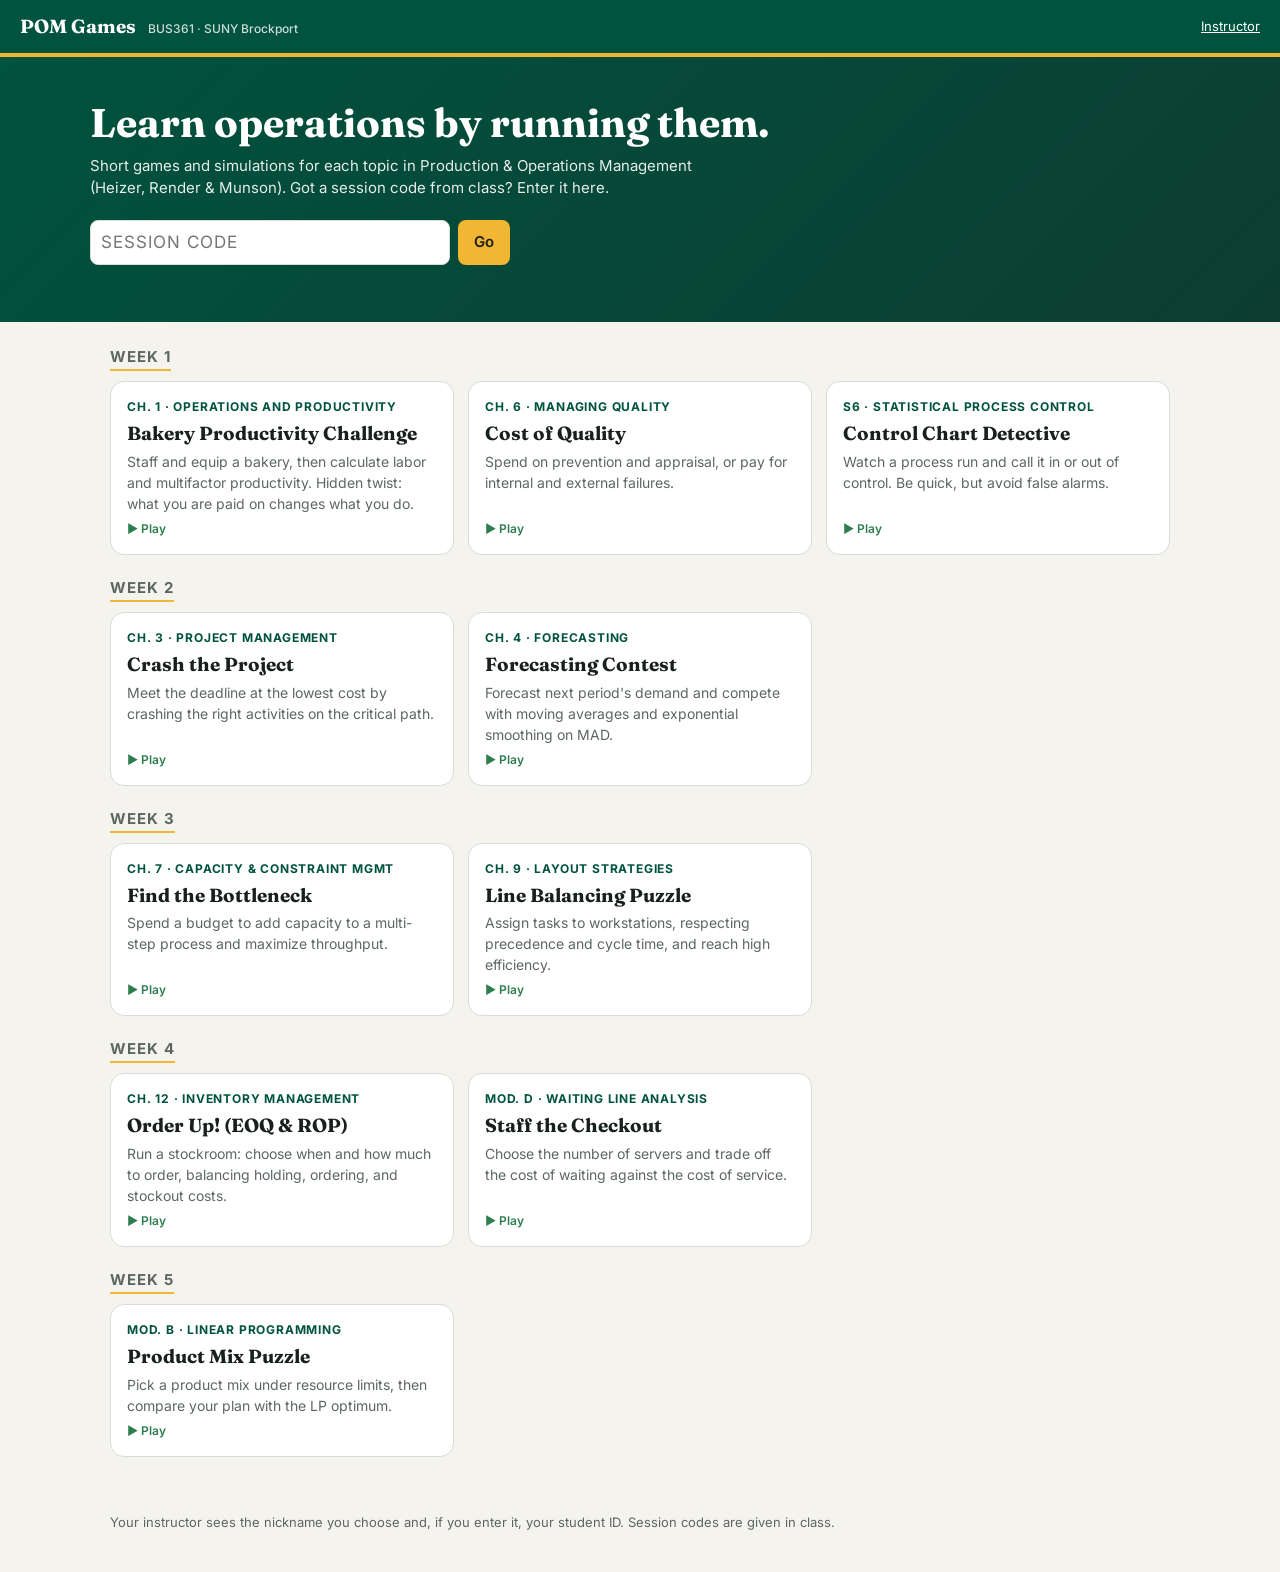
<file: index.html>
<!DOCTYPE html>
<html lang="en">
<head>
<meta charset="utf-8">
<script>/* auto-refresh when a newer version is published */
(function(){var V="13";fetch("version.txt?"+Date.now(),{cache:"no-store"}).then(function(r){return r.text()}).then(function(v){v=v.trim();if(v&&v!==V){var k="pom_reload_"+v;try{if(sessionStorage.getItem(k))return;sessionStorage.setItem(k,1)}catch(e){}location.reload()}}).catch(function(){})})();</script>
<meta name="viewport" content="width=device-width, initial-scale=1">
<title>POM Games — BUS361 Production &amp; Operations Management</title>
<link rel="preconnect" href="https://fonts.googleapis.com">
<link href="https://fonts.googleapis.com/css2?family=Fraunces:opsz,wght@9..144,600;9..144,700&family=Inter:wght@400;500;600;700&display=swap" rel="stylesheet">
<link rel="stylesheet" href="pom.css">
<script src="games.js"></script>
<style>
  .hero{background:linear-gradient(135deg,var(--green) 0%,#0d3d31 100%);color:#fff;padding:42px 20px 36px}
  .hero .in{max-width:1100px;margin:0 auto}
  .hero h1{font-size:40px;margin:0 0 8px}
  .hero p{max-width:640px;opacity:.9;margin:0}
  .hero .join{margin-top:20px;display:flex;gap:8px;max-width:420px}
  .hero .join input{font-size:17px;text-transform:uppercase;letter-spacing:1px}
  .weeks{max-width:1100px;margin:0 auto;padding:24px 20px}
  .wk{margin-bottom:22px}
  .wk h2{font-size:15px;font-family:Inter,sans-serif;text-transform:uppercase;letter-spacing:1px;color:var(--muted);margin:0 0 10px;border-bottom:2px solid var(--gold);display:inline-block;padding-bottom:3px}
  .tiles{display:grid;grid-template-columns:repeat(auto-fill,minmax(300px,1fr));gap:14px}
  .tile{background:var(--card);border:1px solid var(--rule);border-radius:14px;padding:16px;text-decoration:none;color:var(--ink);display:flex;flex-direction:column;gap:6px;transition:transform .12s,box-shadow .12s}
  a.tile:hover{transform:translateY(-2px);box-shadow:0 6px 18px rgba(0,0,0,.08);border-color:var(--green)}
  .tile .ch{font-size:12px;font-weight:700;color:var(--green);text-transform:uppercase;letter-spacing:.8px}
  .tile h3{margin:0;font-size:19px}
  .tile p{margin:0;font-size:14px;color:var(--muted)}
  .tile.soon{opacity:.6}
  .tile .st{margin-top:auto;font-size:12px;font-weight:600}
  footer{max-width:1100px;margin:0 auto;padding:10px 20px 40px;font-size:13px;color:var(--muted)}
</style>
</head>
<body>
<div class="topbar"><span class="brand">POM Games <small>BUS361 · SUNY Brockport</small></span><a href="admin.html" style="color:#fff;font-size:13px">Instructor</a></div>
<div class="hero"><div class="in">
  <h1>Learn operations by running them.</h1>
  <p>Short games and simulations for each topic in Production &amp; Operations Management (Heizer, Render &amp; Munson). Got a session code from class? Enter it here.</p>
  <div class="join"><input id="code" placeholder="Session code" autocomplete="off"><button class="gold" id="go">Go</button></div>
  <div class="err" id="err" style="color:#ffd0c8"></div>
</div></div>
<div class="weeks" id="weeks"></div>
<footer>Your instructor sees the nickname you choose and, if you enter it, your student ID. Session codes are given in class.</footer>
<script>
const cat = window.POM_CATALOG;
const prefixes = Object.fromEntries(cat.filter(g => g.status === "live" && g.prefix).map(g => [g.prefix, g.key]));   // code prefix → game
document.getElementById("weeks").innerHTML = [1, 2, 3, 4, 5].map(w => `<div class="wk"><h2>Week ${w}</h2><div class="tiles">` +
  cat.filter(g => g.week === w).map(g => g.status === "live"
    ? `<a class="tile" href="games/${g.key}/"><span class="ch">${g.chapter} · ${g.topic}</span><h3>${g.title}</h3><p>${g.blurb}</p><span class="st ok">▶ Play</span></a>`
    : `<div class="tile soon"><span class="ch">${g.chapter} · ${g.topic}</span><h3>${g.title}</h3><p>${g.blurb}</p><span class="st muted">Coming soon</span></div>`).join("") +
  `</div></div>`).join("");
function go() {
  const c = document.getElementById("code").value.trim().toUpperCase(); if (!c) return;
  const pre = Object.keys(prefixes).find(p => c.startsWith(p));
  if (pre) location.href = `games/${prefixes[pre]}/?code=${encodeURIComponent(c)}`;
  else document.getElementById("err").textContent = "Not sure which game that code is for. Open the game from the list below and enter the code there.";
}
document.getElementById("go").onclick = go;
document.getElementById("code").addEventListener("keydown", e => { if (e.key === "Enter") go(); });
</script>
</body>
</html>
</file>
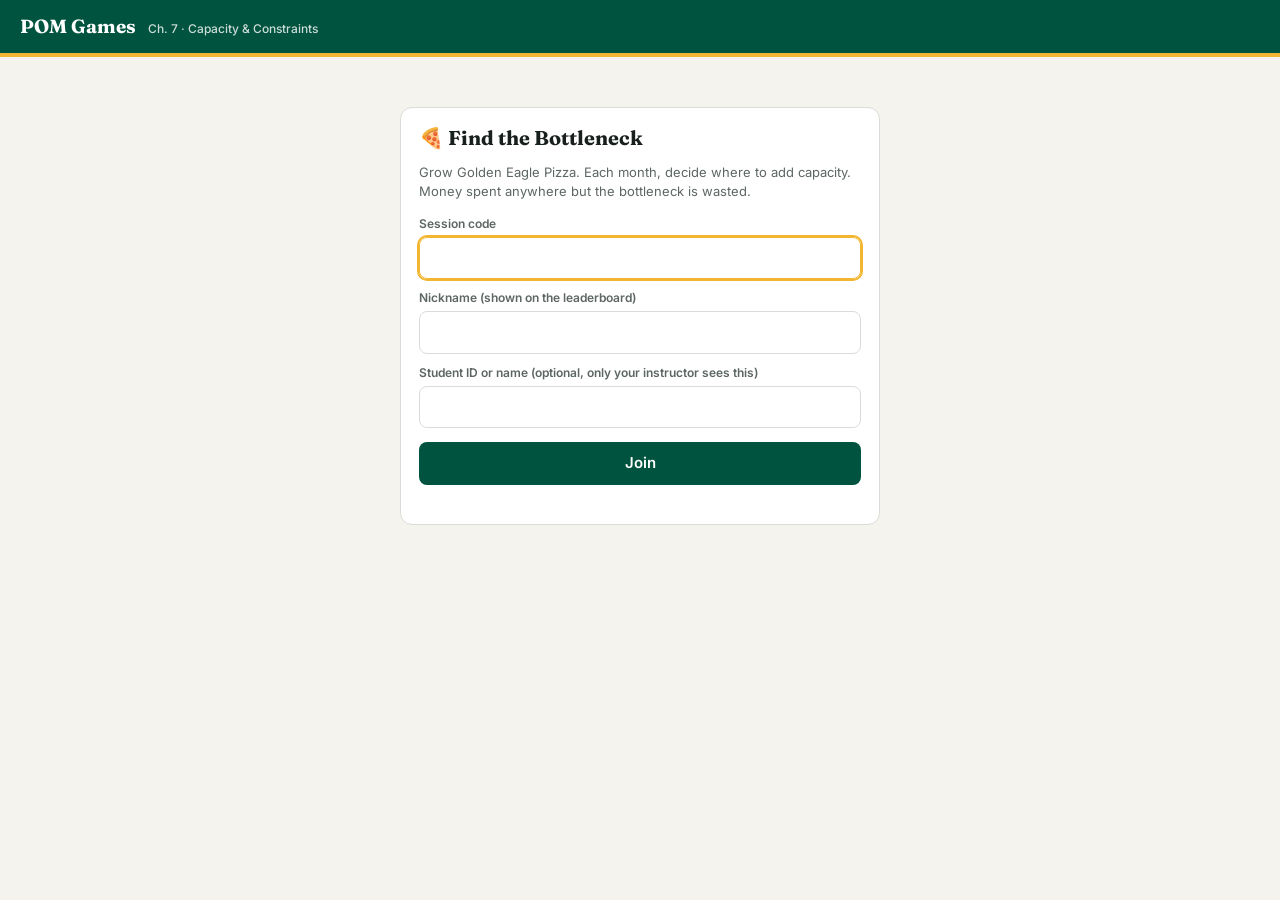
<file: games/capacity/index.html>
<!DOCTYPE html>
<html lang="en">
<head>
<meta charset="utf-8">
<script>/* auto-refresh when a newer version is published */
(function(){var V="13";fetch("../../version.txt?"+Date.now(),{cache:"no-store"}).then(function(r){return r.text()}).then(function(v){v=v.trim();if(v&&v!==V){var k="pom_reload_"+v;try{if(sessionStorage.getItem(k))return;sessionStorage.setItem(k,1)}catch(e){}location.reload()}}).catch(function(){})})();</script>
<meta name="viewport" content="width=device-width, initial-scale=1">
<title>Find the Bottleneck — POM Games</title>
<link rel="preconnect" href="https://fonts.googleapis.com">
<link href="https://fonts.googleapis.com/css2?family=Fraunces:opsz,wght@9..144,600;9..144,700&family=Inter:wght@400;500;600;700&display=swap" rel="stylesheet">
<link rel="stylesheet" href="../../pom.css?v=13">
<script src="../../vendor/supabase.js?v=13"></script>
<script src="../../vendor/chart.umd.min.js?v=13"></script>
<script src="../../config.js?v=13"></script>
<script src="../../pom.js?v=13"></script>
<script src="../../pom-game.js?v=13"></script>
<script src="model.js?v=13"></script>
<style>
  .flow{display:flex;align-items:stretch;gap:6px;flex-wrap:wrap;margin:10px 0}
  .st{flex:1;min-width:120px;border:2px solid var(--green);border-radius:10px;padding:8px;text-align:center;background:#fff;position:relative}
  .st.bn{border-color:var(--bad);background:#fbeceb}
  .st .nm{font-weight:700} .st .cp{font-family:Fraunces,Georgia,serif;font-size:22px;font-weight:700}
  .st .ut{height:6px;background:var(--soft);border-radius:3px;margin-top:6px;overflow:hidden}.st .ut div{height:100%;background:var(--green)}
  .arrow{align-self:center;color:var(--muted);font-size:20px}
  .step{display:inline-flex;align-items:center;gap:4px;margin-top:6px}.step button{padding:2px 9px}
  .chk{display:flex;flex-wrap:wrap;gap:10px}.chk label{display:flex;gap:4px;align-items:center;margin:0;color:var(--ink);font-size:14px}.chk input{width:auto}
</style>
</head>
<body>
<div id="app"></div>
<script>
let X, rows, buy = {}, t0;
const S = CAP.STATIONS, M = (v) => POM.money(v), f1 = (v) => (+v).toFixed(1).replace(/\.0$/, "");

POMGame.start({
  game: "capacity", chapter: "Ch. 7", topic: "Capacity & Constraints", icon: "🍕", title: "Find the Bottleneck",
  tagline: "Grow Golden Eagle Pizza. Each month, decide where to add capacity. Money spent anywhere but the bottleneck is wasted.",
  defaults: CAP.DEFAULTS,
  bots: () => ["Goldratt", "TOCtopus", "PizzaFlow", "ConstraintCat"].map((n, i) => ({ nickname: n, summary: { score: 169600 - i * 9000, wasted: i * 4000 } })),
  board: { label: "Total profit", fmt: (v) => M(v), cols: [["Wasted investment", (s) => M(s.wasted)]] },
  run(ctx) { X = ctx; rows = ctx.ev("month"); route(); },
  results: (s) => UI.kpis([["Your total profit", M(s.score)], ["Bottleneck strategy", M(s.toc)], ["Final capacity", f1(s.final_cap) + " pizzas/hr"], ["Wasted investment", M(s.wasted)], ["Lost sales", POM.fmt(s.lost_units) + " pizzas"]]) +
    `<div class="goal small">A process can't produce faster than its slowest step. Adding capacity anywhere else adds cost but no output. Once you fix one bottleneck, another step becomes the bottleneck, so you have to keep looking. Capacity beyond demand is wasted too. That is the theory of constraints: <b>identify</b> the constraint, <b>exploit</b> it, <b>subordinate</b> everything else to it, <b>elevate</b> it, and <b>repeat</b>.</div>`
});

const servers = () => rows.length ? rows[rows.length - 1].servers : CAP.base();
const cash = () => X.P.budget * (rows.length + 1) - rows.reduce((t, r) => t + r.spend, 0);
function route() {
  if (X.P.quiz && !X.ev("quiz").length) return quiz();
  if (rows.length >= X.P.months) return reflect();
  decide();
}
function flow(sv, last, showBN) {
  const a = CAP.analyse(sv);
  return `<div class="flow">${S.map((s, i) => `${i ? '<span class="arrow">→</span>' : ""}<div class="st ${showBN && a.bottleneck === s.id ? "bn" : ""}">
    <div class="nm">${s.name}</div><div class="small muted">${s.min} min per pizza · ${sv[s.id]} ${s.unit}${sv[s.id] > 1 ? "s" : ""}</div>
    ${showBN ? `<div class="cp">${f1(a.caps[i])}</div><div class="small muted">pizzas / hour</div>` : ""}
    ${last ? `<div class="ut" title="utilization"><div style="width:${Math.min(100, last.util[i] * 100)}%"></div></div><div class="small">${Math.round(last.util[i] * 100)}% busy</div>` : ""}
    ${showBN && buy ? `<div class="step"><button class="ghost" data-s="${s.id}" data-d="-1">−</button><b>+${buy[s.id] || 0}</b><button class="ghost" data-s="${s.id}" data-d="1">+</button></div><div class="small muted">${M(s.cost)} each</div>` : ""}
  </div>`).join("")}</div>`;
}

// ---------- 1. analyze the process ----------
function quiz() {
  const a = CAP.analyse(CAP.base());
  X.el.innerHTML = `<div class="card"><h2>Golden Eagle Pizza: analyze the process</h2>
    <p>Every pizza goes through five steps in order. Some steps have several workers, ovens or drivers working in parallel.</p>${flow(CAP.base(), null, false)}
    <p class="small"><span class="formula">Capacity of a step = (60 ÷ minutes per pizza) × number working in parallel</span> <span class="formula">Throughput time = total minutes one pizza spends in the process</span></p>
    <label>Which step is the bottleneck?</label><div class="chk">${S.map((s) => `<label><input type="radio" name="bn" value="${s.id}">${s.name}</label>`).join("")}</div>
    <div id="qq" style="margin-top:10px"></div><div id="after"></div></div>`;
  UI.quiz(document.getElementById("qq"), [{ key: "cap", label: "Process capacity (pizzas per hour)", truth: a.C, dec: 1, tol: 0.001 },
    { key: "bt", label: "Bottleneck time (minutes per pizza, 2 decimals)", truth: a.bottleneck_time, dec: 2, tol: 0.002 },
    { key: "tt", label: "Throughput time (minutes)", truth: a.throughput_time, dec: 0, tol: 0 }], async (st) => {
      const pick = (X.el.querySelector("input[name=bn]:checked") || {}).value, ok = pick === a.bottleneck;
      X.el.querySelectorAll("input[name=bn]").forEach((r) => r.disabled = true);
      try { await X.log(0, "quiz", { bn: pick, bn_ok: ok, cap_tries: st.cap.tries, cap_ok: st.cap.ok, bt_tries: st.bt.tries, bt_ok: st.bt.ok, tt_tries: st.tt.tries, tt_ok: st.tt.ok }); } catch (e) {}
      document.getElementById("after").innerHTML = `<div class="goal small" style="margin-top:10px">${ok ? "✔" : "✘"} The bottleneck is <b>delivery</b>: 3 drivers × 60/20 = <b>${a.C} pizzas/hour</b>. Every other step can go faster, but pizzas pile up waiting for a driver. Bottleneck time = 20 ÷ 3 = ${a.bottleneck_time.toFixed(2)} min; throughput time = 4 + 3 + 12 + 2 + 20 = ${a.throughput_time} min.</div>
        <button class="gold" id="bGo" style="margin-top:10px">Run the shop →</button>`;
      document.getElementById("bGo").onclick = decide;
    });
}

// ---------- 2. monthly investment ----------
function decide() {
  const P = X.P, m = rows.length + 1, sv = servers(), d = CAP.demandAt(P, m), last = rows[rows.length - 1];
  const spend = S.reduce((t, s) => t + (buy[s.id] || 0) * s.cost, 0), after = { ...sv }; S.forEach((s) => after[s.id] += buy[s.id] || 0);
  const a2 = CAP.analyse(after);
  t0 = t0 || performance.now();
  X.el.innerHTML = `<div class="card"><h2>Month ${m} of ${P.months}</h2>
    <p>Demand this month: <b>${d} pizzas/hour</b>${m === P.grow_at ? ` <b style="color:var(--bad)">(up from ${P.demand1}: a new dorm opened!)</b>` : ""}. Each pizza earns <b>${M(P.margin)}</b>, and the shop is open ${P.hours} hours a month.
    You have <b>${M(cash())}</b> to invest (${M(P.budget)} more arrives each month, and unspent money carries over).</p>
    ${flow(sv, last, true)}
    ${UI.kpis([["Spending now", M(spend)], ["Capacity after buying", f1(a2.C) + "/hr"], ["Expected output", f1(Math.min(a2.C, d)) + "/hr"], ["Cash left", M(cash() - spend)]])}
    <button id="bRun" class="full" ${spend > cash() ? "disabled" : ""}>Run month ${m}</button><div class="err" id="eRun">${spend > cash() ? "Not enough cash." : ""}</div></div>
    ${rows.length ? `<div class="card"><h3>History</h3>${UI.table(["Month", "Bought", "Capacity", "Demand", "Output", "Bottleneck", "Profit"],
      rows.map((r) => [r.month, Object.entries(r.buy).filter(([, k]) => k).map(([id, k]) => `${k}× ${S.find((s) => s.id === id).name.toLowerCase()}`).join(", ") || "–", f1(r.capacity), r.demand, f1(r.output), S.find((s) => s.id === r.bottleneck).name, M(r.profit)]))}</div>` : ""}`;
  X.el.querySelectorAll("[data-s]").forEach((b) => b.onclick = () => { buy[b.dataset.s] = Math.max(0, Math.min(5, (buy[b.dataset.s] || 0) + +b.dataset.d)); decide(); });
  document.getElementById("bRun").onclick = async () => {
    const r = { ...CAP.month(P, sv, buy, m), cash_before: cash(), ms: Math.round(performance.now() - t0) };
    document.getElementById("bRun").disabled = true;
    try { await X.log(m, "month", r); rows.push(r); buy = {}; t0 = null; result(r); }
    catch (e) { document.getElementById("eRun").textContent = e.message; document.getElementById("bRun").disabled = false; }
  };
}
function result(r) {
  const bn = S.find((s) => s.id === r.bottleneck).name;
  X.el.innerHTML = `<div class="card"><h2>Month ${r.month} results</h2>${flow(r.servers, r, false)}
    ${UI.kpis([["Output", f1(r.output) + "/hr"], ["Demand", r.demand + "/hr"], ["Lost sales", f1(r.lost) + "/hr"], ["Profit this month", M(r.profit)]])}
    <div class="goal small">${r.lost > 0 ? `You turned away ${f1(r.lost)} pizzas an hour. The bottleneck was <b>${bn}</b>.` : `You met all demand. Capacity (${f1(r.capacity)}/hr) was at least as high as demand.`}
    ${r.wasted ? ` <b style="color:var(--bad)">${M(r.wasted)} of your spending did not raise output this month.</b>` : ""} The bars show how busy each step was. The bottleneck is the step closest to 100%.</div>
    <button class="gold full" id="bN" style="margin-top:10px">${r.month >= X.P.months ? "Finish →" : "Next month →"}</button></div>`;
  document.getElementById("bN").onclick = route;
}
function reflect() {
  X.el.innerHTML = `<div class="card" style="max-width:640px;margin:20px auto"><h2>Before you see the results</h2>
    <p>How did you decide where to invest each month?</p><textarea id="refl" rows="4" maxlength="1500"></textarea>
    <button id="bFin" class="full" style="margin-top:12px">Finish and see results</button><div class="err" id="eFin"></div></div>`;
  document.getElementById("bFin").onclick = async () => {
    const toc = CAP.tocPlan(X.P), last = rows[rows.length - 1];
    const s = { score: rows.reduce((t, r) => t + r.profit, 0), toc: toc.reduce((t, r) => t + r.profit, 0), wasted: rows.reduce((t, r) => t + r.wasted, 0),
      final_cap: last.capacity, lost_units: Math.round(rows.reduce((t, r) => t + r.lost * X.P.hours, 0)), spend: rows.reduce((t, r) => t + r.spend, 0) };
    try { await X.log(0, "reflection", { text: document.getElementById("refl").value.trim().slice(0, 1500) }); await X.finish(s); }
    catch (e) { document.getElementById("eFin").textContent = e.message; }
  };
}
</script>
</body>
</html>
</file>
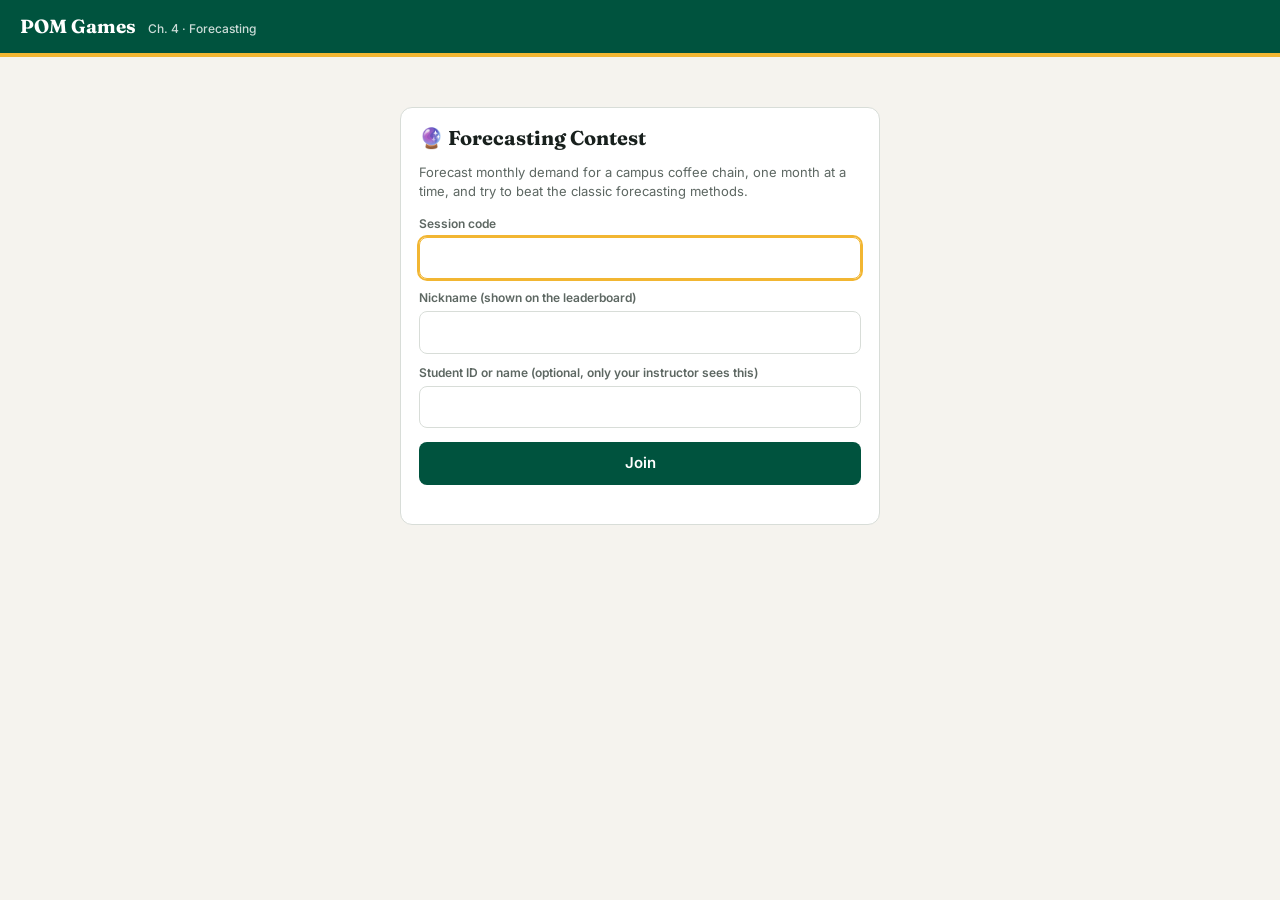
<file: games/forecasting/index.html>
<!DOCTYPE html>
<html lang="en">
<head>
<meta charset="utf-8">
<script>/* auto-refresh when a newer version is published */
(function(){var V="13";fetch("../../version.txt?"+Date.now(),{cache:"no-store"}).then(function(r){return r.text()}).then(function(v){v=v.trim();if(v&&v!==V){var k="pom_reload_"+v;try{if(sessionStorage.getItem(k))return;sessionStorage.setItem(k,1)}catch(e){}location.reload()}}).catch(function(){})})();</script>
<meta name="viewport" content="width=device-width, initial-scale=1">
<title>Forecasting Contest — POM Games</title>
<link rel="preconnect" href="https://fonts.googleapis.com">
<link href="https://fonts.googleapis.com/css2?family=Fraunces:opsz,wght@9..144,600;9..144,700&family=Inter:wght@400;500;600;700&display=swap" rel="stylesheet">
<link rel="stylesheet" href="../../pom.css?v=13">
<script src="../../vendor/supabase.js?v=13"></script>
<script src="../../vendor/chart.umd.min.js?v=13"></script>
<script src="../../config.js?v=13"></script>
<script src="../../pom.js?v=13"></script>
<script src="../../pom-game.js?v=13"></script>
<script src="model.js?v=13"></script>
<style>.big{font-size:22px;font-weight:700;width:160px;text-align:center}</style>
</head>
<body>
<div id="app"></div>
<script>
let X, C, mine, chart, t0;
const R0 = (v) => v == null ? "–" : Math.round(v).toLocaleString(), f1 = (v) => v == null ? "–" : v.toFixed(1);

POMGame.start({
  game: "forecasting", chapter: "Ch. 4", topic: "Forecasting", icon: "🔮", title: "Forecasting Contest",
  tagline: "Forecast monthly demand for a campus coffee chain, one month at a time, and try to beat the classic forecasting methods.",
  defaults: FCST.DEFAULTS,
  bots: () => ["TrendTracker", "AlphaOne", "MovingMo", "NaiveNate"].map((n, i) => ({ nickname: n, summary: { score: 38 + i * 4, mape: 7 + i } })),
  board: { label: "Your MAD", lowerBetter: true, fmt: (v) => v.toFixed(1), cols: [["MAPE", (s) => s.mape.toFixed(1) + "%"]] },
  run(ctx) { X = ctx; C = FCST.contest(ctx.P); mine = ctx.ev("forecast"); route(); },
  results: (s) => UI.kpis([["Your MAD", f1(s.score)], ["Naive MAD", f1(s.mad_naive)], ["3-month MA MAD", f1(s.mad_ma)], [`Exp. smoothing (α=${X.P.alpha}) MAD`, f1(s.mad_es)], ["Your MAPE", f1(s.mape) + "%"],
      ["Your implied α", s.alpha == null ? "–" : s.alpha.toFixed(2)]]) +
    `<div class="goal small">${s.beat} of 3 methods beaten. <b>Your implied α</b> measures how strongly you reacted to your last error. 0 means you ignored new data; 1 means you jumped all the way to the last actual (like the naive method). A high α reacts quickly to real changes but also chases noise. A low α is smooth but slow to adjust after demand shifts (demand jumped in month ${X.P.history + X.P.jump_at}).</div>`
});

function route() {
  if (X.P.quiz && !X.ev("quiz").length) return quiz();
  if (mine.length >= X.P.rounds) return reflect();
  round();
}
function histTable() { const h = C.d.slice(0, X.P.history); return `<div class="scroll">${UI.table(["Month", ...h.map((_, i) => i + 1)], [["Demand", ...h]])}</div>`; }

function quiz() {
  const P = X.P, h = C.d.slice(0, P.history), F12 = C.m.es[P.history - 1], A12 = h[P.history - 1];
  const ma = (h[P.history - 1] + h[P.history - 2] + h[P.history - 3]) / 3, es = F12 + P.alpha * (A12 - F12);
  X.el.innerHTML = `<div class="card"><h2>Brewed Awakening: monthly demand (cups, in hundreds)</h2>
    <p>You are the new demand planner. Here are the last ${P.history} months:</p>${histTable()}
    <div style="height:220px;margin-top:10px"><canvas id="cH"></canvas></div>
    <h3 style="margin-top:14px">Warm-up: forecast month ${P.history + 1} with two textbook methods</h3>
    <p class="small"><span class="formula">3-month moving average = (A${P.history - 2} + A${P.history - 1} + A${P.history}) ÷ 3</span>
    <span class="formula">Exponential smoothing: F${P.history + 1} = F${P.history} + α(A${P.history} − F${P.history})</span>, with α = ${P.alpha} and last month's forecast F${P.history} = ${F12.toFixed(1)}.</p>
    <div id="qq"></div><div id="after"></div></div>`;
  new Chart(document.getElementById("cH"), { type: "line", data: { labels: h.map((_, i) => i + 1), datasets: [{ label: "Demand", data: h, borderColor: "#00533e" }] }, options: { maintainAspectRatio: false, animation: false, plugins: { legend: { display: false } } } });
  UI.quiz(document.getElementById("qq"), [{ key: "ma", label: "3-month moving average forecast (1 decimal)", truth: ma, dec: 1, tol: 0.001 },
    { key: "es", label: "Exponential smoothing forecast (1 decimal)", truth: es, dec: 1, tol: 0.001 }], async (st) => {
      try { await X.log(0, "quiz", { ma_tries: st.ma.tries, ma_ok: st.ma.ok, ma_answers: st.ma.answers, es_tries: st.es.tries, es_ok: st.es.ok, es_answers: st.es.answers }); } catch (e) {}
      document.getElementById("after").innerHTML = `<div class="goal small" style="margin-top:10px">Now it's your turn. For the next ${P.rounds} months you'll make your own forecast, see what actually happened, and compete on <b>MAD</b> (mean absolute deviation) against the naive method, a 3-month moving average, and exponential smoothing. Use any method you like.</div>
        <button class="gold" id="bGo" style="margin-top:10px">Start forecasting →</button>`;
      document.getElementById("bGo").onclick = round;
    });
}

function round() {
  const P = X.P, k = mine.length, month = P.history + k + 1;
  const known = C.d.slice(0, P.history + k), fc = mine.map((r) => r.forecast);
  t0 = performance.now();
  X.el.innerHTML = `<div class="grid2"><div class="card"><h2>Month ${month}: your forecast (${k + 1} of ${P.rounds})</h2>
    <div style="height:260px"><canvas id="cF"></canvas></div>
    <label for="fIn">Your forecast for month ${month}</label>
    <div style="display:flex;gap:10px;align-items:center"><input id="fIn" class="big" inputmode="numeric" autocomplete="off"><button id="bF">Submit</button></div>
    <div class="err" id="eF"></div><div id="rev"></div></div>
    <div class="card"><h3>Scoreboard: MAD so far (lower is better)</h3><div id="sb">${scoreboard()}</div>
    <h3 style="margin-top:12px">Data</h3><div class="scroll">${UI.table(["Month", "Actual", "You", "Naive", "3-mo MA", "Exp. sm."],
      known.map((a, i) => [i + 1, a, i >= P.history ? R0(fc[i - P.history]) : "", R0(C.m.naive[i]), R0(C.m.ma[i]), R0(C.m.es[i])]).reverse().slice(0, 10))}</div></div></div>`;
  if (chart) chart.destroy();
  chart = new Chart(document.getElementById("cF"), { type: "line", data: { labels: [...known.map((_, i) => i + 1), month], datasets: [
    { label: "Actual demand", data: known, borderColor: "#00533e", backgroundColor: "#00533e" },
    { label: "Your forecasts", data: [...Array(P.history).fill(null), ...fc], borderColor: "#d08a00", backgroundColor: "#d08a00", borderDash: [5, 3] }] },
    options: { maintainAspectRatio: false, animation: false, plugins: { legend: { position: "bottom" } } } });
  const inp = document.getElementById("fIn"); inp.focus();
  const submit = async () => {
    const v = parseFloat(inp.value.replace(/,/g, "")); if (!isFinite(v) || v < 0 || v > 5000) { document.getElementById("eF").textContent = "Enter a number between 0 and 5,000."; return; }
    const i = k, a = C.actual[i];
    const row = { round: k + 1, month, forecast: v, actual: a, error: a - v, abs_error: Math.abs(a - v), naive: C.naive[i], ma: C.ma[i], es: C.es[i],
      prev_forecast: k ? mine[k - 1].forecast : null, prev_error: k ? mine[k - 1].error : null, last_actual: known[known.length - 1], ms: Math.round(performance.now() - t0) };
    document.getElementById("bF").disabled = true; inp.disabled = true;
    try { await X.log(k + 1, "forecast", row); mine.push(row); } catch (e) { document.getElementById("eF").textContent = e.message; document.getElementById("bF").disabled = false; inp.disabled = false; return; }
    document.getElementById("rev").innerHTML = `<div class="goal" style="margin-top:12px">Actual demand in month ${month}: <b>${a}</b>. Your error: <b>${a - v > 0 ? "+" : ""}${Math.round(a - v)}</b>.
      The methods forecast: naive ${R0(row.naive)}, 3-mo MA ${R0(row.ma)}, exp. smoothing ${R0(row.es)}.</div>
      <button class="gold" id="bN" style="margin-top:10px">${k + 1 >= P.rounds ? "Finish →" : "Next month →"}</button>`;
    document.getElementById("sb").innerHTML = scoreboard();
    document.getElementById("bN").onclick = route; document.getElementById("bN").focus();
  };
  document.getElementById("bF").onclick = submit; inp.addEventListener("keydown", (e) => { if (e.key === "Enter") submit(); });
}
function scoreboard() {
  if (!mine.length) return `<p class="small muted">Make your first forecast.</p>`;
  const n = mine.length, act = mine.map((r) => r.actual);
  const rows = [["You", FCST.mad(mine.map((r) => r.forecast), act)], ["Naive", FCST.mad(C.naive.slice(0, n), act)], ["3-month MA", FCST.mad(C.ma.slice(0, n), act)], [`Exp. smoothing (α=${X.P.alpha})`, FCST.mad(C.es.slice(0, n), act)]]
    .sort((a, b) => a[1] - b[1]);
  return UI.table(["#", "Forecaster", "MAD"], rows.map((r, i) => [i + 1, r[0] === "You" ? "<b>You</b>" : r[0], r[0] === "You" ? `<b>${f1(r[1])}</b>` : f1(r[1])]));
}
function reflect() {
  X.el.innerHTML = `<div class="card" style="max-width:640px;margin:20px auto"><h2>Before you see the results</h2>
    <p>What method or rule of thumb did you use? Did you change it when demand jumped?</p><textarea id="refl" rows="4" maxlength="1500"></textarea>
    <button id="bFin" class="full" style="margin-top:12px">Finish and see results</button><div class="err" id="eFin"></div></div>`;
  document.getElementById("bFin").onclick = async () => {
    const act = mine.map((r) => r.actual), fc = mine.map((r) => r.forecast), n = mine.length;
    const s = { score: FCST.mad(fc, act), mape: FCST.mape(fc, act), mad_naive: FCST.mad(C.naive.slice(0, n), act), mad_ma: FCST.mad(C.ma.slice(0, n), act), mad_es: FCST.mad(C.es.slice(0, n), act),
      bias: mine.reduce((t, r) => t + r.error, 0) / n, alpha: FCST.impliedAlpha(fc, act) };
    s.beat = [s.mad_naive, s.mad_ma, s.mad_es].filter((m) => s.score < m).length;
    try { await X.log(0, "reflection", { text: document.getElementById("refl").value.trim().slice(0, 1500) }); await X.finish(s); }
    catch (e) { document.getElementById("eFin").textContent = e.message; }
  };
}
</script>
</body>
</html>
</file>
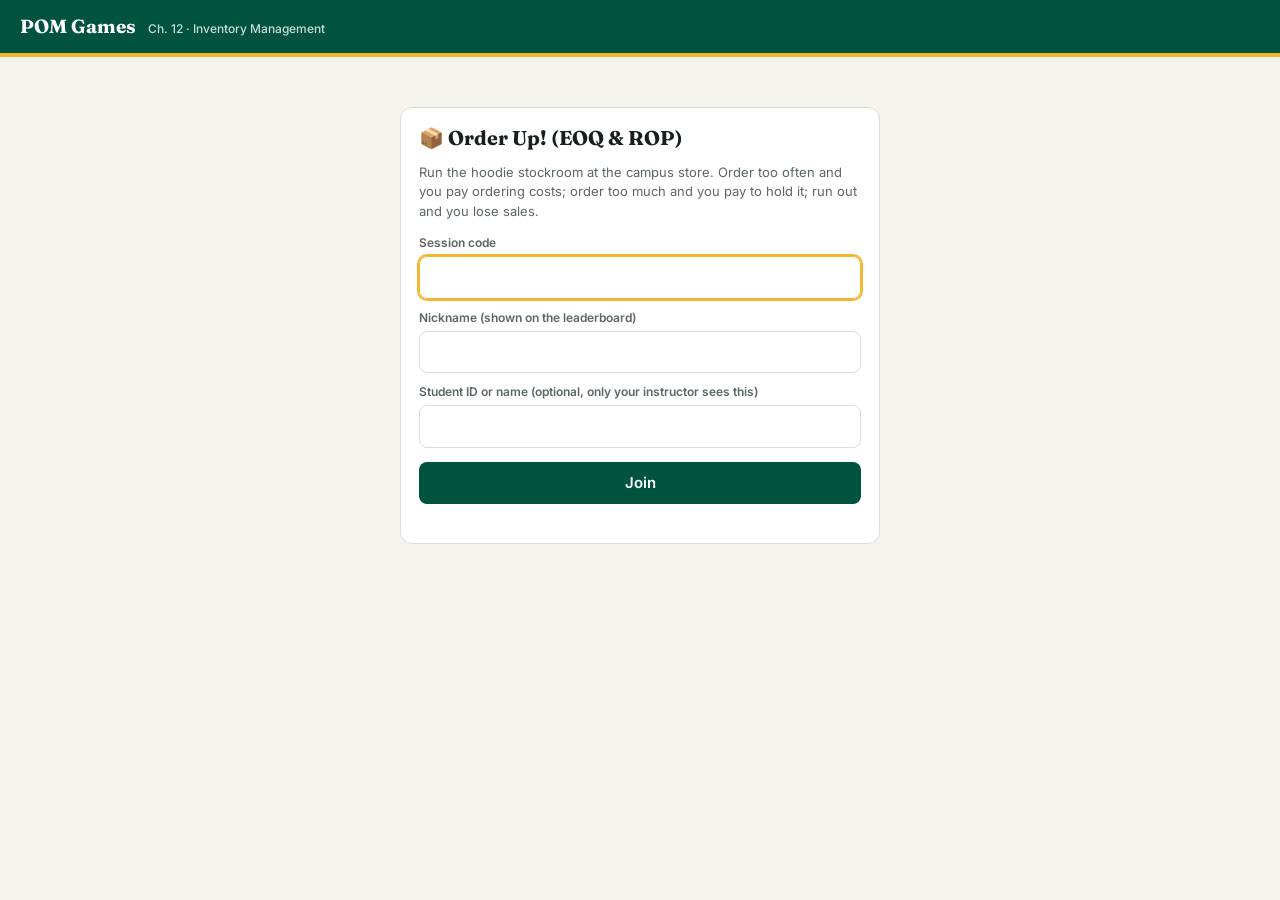
<file: games/inventory/index.html>
<!DOCTYPE html>
<html lang="en">
<head>
<meta charset="utf-8">
<script>/* auto-refresh when a newer version is published */
(function(){var V="13";fetch("../../version.txt?"+Date.now(),{cache:"no-store"}).then(function(r){return r.text()}).then(function(v){v=v.trim();if(v&&v!==V){var k="pom_reload_"+v;try{if(sessionStorage.getItem(k))return;sessionStorage.setItem(k,1)}catch(e){}location.reload()}}).catch(function(){})})();</script>
<meta name="viewport" content="width=device-width, initial-scale=1">
<title>Order Up! — POM Games</title>
<link rel="preconnect" href="https://fonts.googleapis.com">
<link href="https://fonts.googleapis.com/css2?family=Fraunces:opsz,wght@9..144,600;9..144,700&family=Inter:wght@400;500;600;700&display=swap" rel="stylesheet">
<link rel="stylesheet" href="../../pom.css?v=13">
<script src="../../vendor/supabase.js?v=13"></script>
<script src="../../vendor/chart.umd.min.js?v=13"></script>
<script src="../../config.js?v=13"></script>
<script src="../../pom.js?v=13"></script>
<script src="../../pom-game.js?v=13"></script>
<script src="model.js?v=13"></script>
<style>.big{font-size:22px;font-weight:700;width:140px;text-align:center} .quick{display:flex;gap:6px;flex-wrap:wrap;margin-top:6px} .quick button{padding:5px 10px;font-size:13px}</style>
</head>
<body>
<div id="app"></div>
<script>
let X, D, st, rows, chart, t0;
const M = (v, d) => POM.money(v, d || 0);

POMGame.start({
  game: "inventory", chapter: "Ch. 12", topic: "Inventory Management", icon: "📦", title: "Order Up! (EOQ & ROP)",
  tagline: "Run the hoodie stockroom at the campus store. Order too often and you pay ordering costs; order too much and you pay to hold it; run out and you lose sales.",
  defaults: INV.DEFAULTS,
  bots: () => ["EOQueen", "ReorderRita", "SafetySam", "JustInTim"].map((n, i) => ({ nickname: n, summary: { score: 2100 + i * 350, lost: i * 30 } })),
  board: { label: "Total cost", lowerBetter: true, fmt: (v) => M(v), cols: [["Lost sales", (s) => s.lost + " units"]] },
  run(ctx) { X = ctx; D = INV.demand(ctx.P); rows = ctx.ev("week"); st = rebuild(); route(); },
  results: (s) => UI.kpis([["Your total cost", M(s.score)], ["EOQ + ROP, no safety stock", M(s.b_eoq)], ["EOQ + ROP with safety stock", M(s.b_ss)], [`Best (Q, R) in hindsight`, M(s.b_best)], ["Orders placed", s.orders], ["Lost sales", s.lost + " units"]]) +
    `<div class="goal small">EOQ balances ordering cost against holding cost. The reorder point (demand during the lead time) tells you <b>when</b> to order. Because demand varies, ordering at exactly d × L runs out about half the time before the order arrives. Safety stock (z·σ·√L = ${INV.safety(X.P).toFixed(0)} units at about 95% service) protects against that. Here a lost sale costs ${M(X.P.stockout)}, compared with ${M(X.P.h, 2)} a week to hold a unit, so it pays to carry some extra.</div>`
});

function rebuild() { let s = INV.init(X.P); rows.forEach((r) => { s = INV.step(X.P, s, r.order, r.week, r.demand).state; }); return s; }
function route() {
  if (X.P.quiz && !X.ev("quiz").length) return quiz();
  if (rows.length >= X.P.weeks) return reflect();
  week();
}
function quiz() {
  const P = X.P, a = INV.annual(P), Q = INV.eoq(P);
  X.el.innerHTML = `<div class="card"><h2>The hoodie stockroom</h2>
    <p>Golden Eagle hoodies sell about <b>${P.mean} a week</b> (it varies; standard deviation ${P.sd}), which is <b>${a.D.toLocaleString()} a year</b>. Each order costs <b>${M(P.S)}</b> to place (shipping and paperwork), whatever its size.
    Holding a hoodie costs <b>${M(P.h, 2)} a week</b> (${M(a.H)} a year). Orders arrive <b>${P.lead} weeks</b> after you place them. If you run out, the sale is lost, costing <b>${M(P.stockout)}</b> in lost profit and goodwill.</p>
    <p class="small"><span class="formula">EOQ = √(2DS ÷ H)</span> <span class="formula">ROP = d × L</span> <span class="formula">Orders per year = D ÷ Q</span></p>
    <div id="qq"></div><div id="after"></div></div>`;
  UI.quiz(document.getElementById("qq"), [{ key: "eoq", label: "EOQ (units, 1 decimal)", truth: Q, dec: 1, tol: 0.003 },
    { key: "rop", label: "Reorder point, no safety stock (units)", truth: INV.rop(P), dec: 0, tol: 0 },
    { key: "n", label: "Orders per year at the EOQ (1 decimal)", truth: a.D / Q, dec: 1, tol: 0.01 }], async (s) => {
      try { await X.log(0, "quiz", Object.fromEntries(Object.entries(s).flatMap(([k, v]) => [[k + "_tries", v.tries], [k + "_ok", v.ok], [k + "_answers", v.answers]]))); } catch (e) {}
      document.getElementById("after").innerHTML = `<div class="goal small" style="margin-top:10px">EOQ = √(2 × ${a.D} × ${P.S} ÷ ${a.H}) = <b>${Q.toFixed(1)}</b>; ROP = ${P.mean} × ${P.lead} = <b>${INV.rop(P)}</b>; about ${(a.D / Q).toFixed(1)} orders a year. Now run the stockroom for ${P.weeks} weeks. You decide every order.</div>
        <button class="gold" id="bGo" style="margin-top:10px">Open the stockroom →</button>`;
      document.getElementById("bGo").onclick = week;
    });
}
function week() {
  const P = X.P, w = rows.length + 1, arriving = st.pipe.filter((o) => o.due === w).reduce((s, o) => s + o.q, 0);
  const cost = rows.reduce((s, r) => s + r.cost.total, 0); t0 = performance.now();
  X.el.innerHTML = `<div class="grid2"><div class="card"><h2>Week ${w} of ${P.weeks}</h2>
    ${UI.kpis([["On hand", st.onHand], ["Arriving this week", arriving], ["On order (later)", st.pipe.filter((o) => o.due > w).reduce((s, o) => s + o.q, 0)], ["Inventory position", INV.position(st)]])}
    <p class="small muted">Inventory position = on hand + everything on order. An order placed now arrives at the start of week ${w + P.lead}.</p>
    <label for="q">How many hoodies do you order this week? (0 = no order)</label>
    <div style="display:flex;gap:10px;align-items:center"><input id="q" class="big" inputmode="numeric" value="0"><button id="bW">Run week ${w}</button></div>
    <div class="quick">${[0, 100, 150, 200, 300].map((v) => `<button class="ghost" data-q="${v}">${v}</button>`).join("")}</div>
    <div class="err" id="eW"></div>
    ${rows.length ? `<div class="goal small" style="margin-top:12px">Last week: demand ${rows[rows.length - 1].demand}, sold ${rows[rows.length - 1].sales}${rows[rows.length - 1].lost ? `, <b style="color:var(--bad)">lost ${rows[rows.length - 1].lost} sales</b>` : ""}. Cost: ${M(rows[rows.length - 1].cost.total, 2)}.</div>` : ""}</div>
    <div class="card"><h3>Cost so far: ${M(cost, 2)}</h3>
    ${UI.table(["Ordering", "Holding", "Lost sales"], [[M(rows.reduce((s, r) => s + r.cost.order, 0)), M(rows.reduce((s, r) => s + r.cost.holding, 0), 2), M(rows.reduce((s, r) => s + r.cost.stockout, 0))]])}
    <div style="height:240px;margin-top:10px"><canvas id="cI"></canvas></div></div></div>`;
  if (chart) chart.destroy();
  chart = new Chart(document.getElementById("cI"), { type: "bar", data: { labels: rows.map((r) => "W" + r.week), datasets: [
    { type: "line", label: "On hand (end of week)", data: rows.map((r) => r.on_hand), borderColor: "#00533e" },
    { label: "Demand", data: rows.map((r) => r.demand), backgroundColor: "#d08a0066" },
    { label: "Lost sales", data: rows.map((r) => r.lost), backgroundColor: "#b23a2b" }] },
    options: { maintainAspectRatio: false, animation: false, plugins: { legend: { position: "bottom", labels: { boxWidth: 12 } } } } });
  const inp = document.getElementById("q"); inp.select();
  X.el.querySelectorAll("[data-q]").forEach((b) => b.onclick = () => { inp.value = b.dataset.q; });
  const go = async () => {
    const q = Math.round(+inp.value.replace(/,/g, "")); if (!isFinite(q) || q < 0 || q > 2000) { document.getElementById("eW").textContent = "Enter 0–2,000."; return; }
    const posBefore = INV.position(st), onHandBefore = st.onHand + arriving;
    const r = INV.step(P, st, q, w, D[w - 1]), row = { ...r.row, position_before: posBefore, on_hand_start: onHandBefore, ms: Math.round(performance.now() - t0) };
    document.getElementById("bW").disabled = true;
    try { await X.log(w, "week", row); rows.push(row); st = r.state; route(); }
    catch (e) { document.getElementById("eW").textContent = e.message; document.getElementById("bW").disabled = false; }
  };
  document.getElementById("bW").onclick = go; inp.addEventListener("keydown", (e) => { if (e.key === "Enter") go(); });
}
function reflect() {
  X.el.innerHTML = `<div class="card" style="max-width:640px;margin:20px auto"><h2>Before you see the results</h2>
    <p>What rule did you use to decide when to order and how much?</p><textarea id="refl" rows="4" maxlength="1500"></textarea>
    <button id="bFin" class="full" style="margin-top:12px">Finish and see results</button><div class="err" id="eFin"></div></div>`;
  document.getElementById("bFin").onclick = async () => {
    const b = INV.benchmarks(X.P), ord = rows.filter((r) => r.order > 0);
    const s = { score: +rows.reduce((t, r) => t + r.cost.total, 0).toFixed(2), b_eoq: b.eoq.total, b_ss: b.eoq_ss.total, b_best: b.best.total, best_Q: b.best.Q, best_R: b.best.R,
      orders: ord.length, avg_q: ord.length ? Math.round(ord.reduce((t, r) => t + r.order, 0) / ord.length) : 0, avg_pos_at_order: ord.length ? Math.round(ord.reduce((t, r) => t + r.position_before, 0) / ord.length) : null,
      lost: rows.reduce((t, r) => t + r.lost, 0), avg_on_hand: Math.round(rows.reduce((t, r) => t + r.on_hand, 0) / rows.length) };
    try { await X.log(0, "reflection", { text: document.getElementById("refl").value.trim().slice(0, 1500) }); await X.finish(s); }
    catch (e) { document.getElementById("eFin").textContent = e.message; }
  };
}
</script>
</body>
</html>
</file>
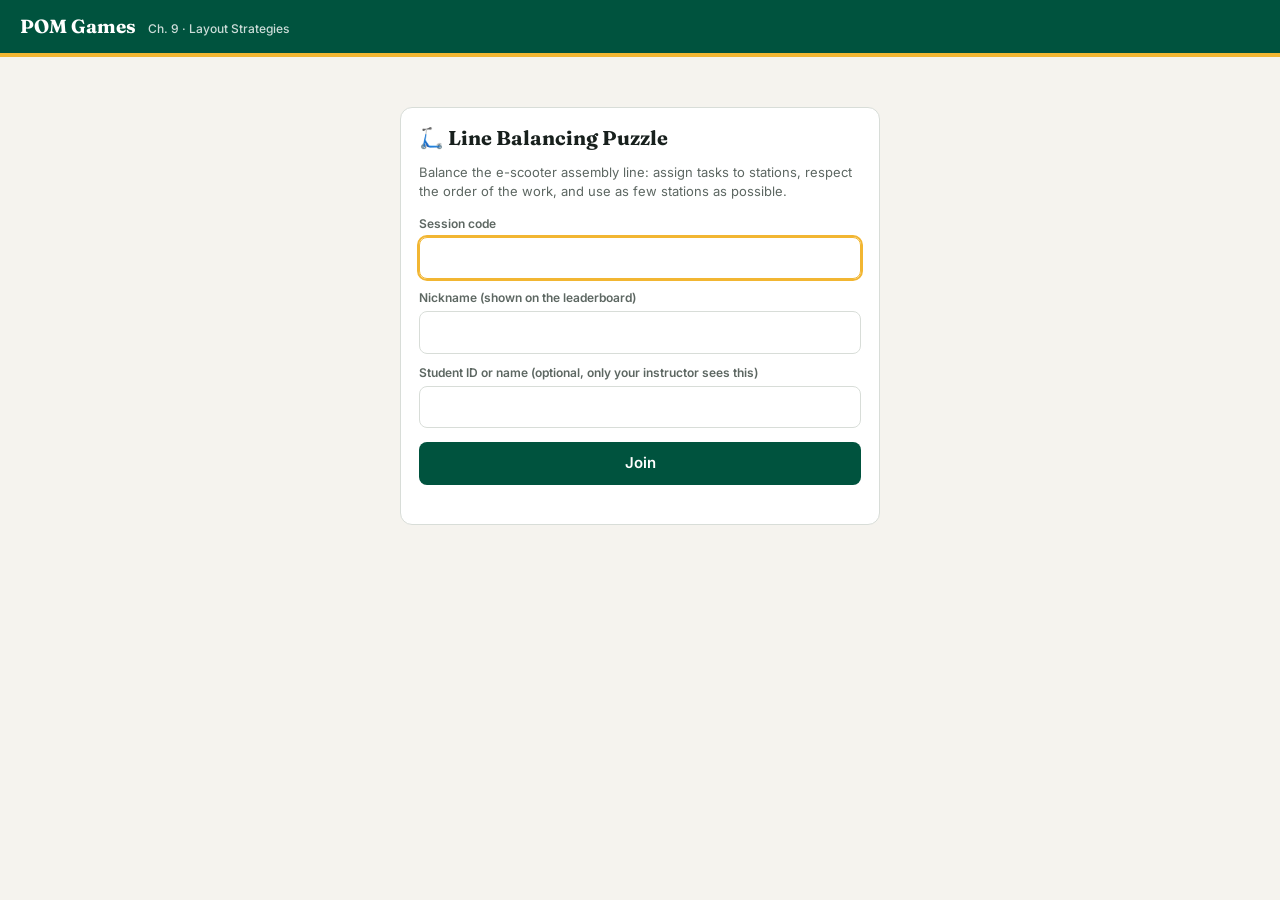
<file: games/layout/index.html>
<!DOCTYPE html>
<html lang="en">
<head>
<meta charset="utf-8">
<script>/* auto-refresh when a newer version is published */
(function(){var V="13";fetch("../../version.txt?"+Date.now(),{cache:"no-store"}).then(function(r){return r.text()}).then(function(v){v=v.trim();if(v&&v!==V){var k="pom_reload_"+v;try{if(sessionStorage.getItem(k))return;sessionStorage.setItem(k,1)}catch(e){}location.reload()}}).catch(function(){})})();</script>
<meta name="viewport" content="width=device-width, initial-scale=1">
<title>Line Balancing Puzzle — POM Games</title>
<link rel="preconnect" href="https://fonts.googleapis.com">
<link href="https://fonts.googleapis.com/css2?family=Fraunces:opsz,wght@9..144,600;9..144,700&family=Inter:wght@400;500;600;700&display=swap" rel="stylesheet">
<link rel="stylesheet" href="../../pom.css?v=13">
<script src="../../vendor/supabase.js?v=13"></script>
<script src="../../vendor/chart.umd.min.js?v=13"></script>
<script src="../../config.js?v=13"></script>
<script src="../../pom.js?v=13"></script>
<script src="../../pom-game.js?v=13"></script>
<script src="model.js?v=13"></script>
<style>
  .net svg{width:100%;height:auto}
  .loads{display:flex;flex-direction:column;gap:6px}
  .ld{display:grid;grid-template-columns:90px 1fr 70px;gap:8px;align-items:center;font-size:13px}
  .ld .bar{height:20px;background:var(--soft);border-radius:5px;position:relative;overflow:hidden}
  .ld .bar div{height:100%}
  .ld .bar .ct{position:absolute;top:0;bottom:0;border-left:2px dashed var(--bad)}
  .issues{color:var(--bad);font-size:13px;margin:8px 0}
  #tt select{width:auto;padding:4px 8px}
</style>
</head>
<body>
<div id="app"></div>
<script>
let X, asg = {}, moves = 0, t0;
const T = LINE.TASKS, PAL = ["#00533e", "#d08a00", "#3b6fb6", "#8a5a44", "#7a5bb5", "#2a9d8f", "#e76f51", "#6d597a", "#588157", "#bc6c25"];

POMGame.start({
  game: "layout", chapter: "Ch. 9", topic: "Layout Strategies", icon: "🛴", title: "Line Balancing Puzzle",
  tagline: "Balance the e-scooter assembly line: assign tasks to stations, respect the order of the work, and use as few stations as possible.",
  defaults: LINE.DEFAULTS,
  bots: () => ["BalanceBoss", "CycleTimeKing", "IdleNoMore", "LineLeader"].map((n, i) => ({ nickname: n, summary: { score: 0.9 - i * .04, stations: "8 / 6" } })),
  board: { label: "Average efficiency", fmt: (v) => (v * 100).toFixed(1) + "%", cols: [["Stations", (s) => s.stations]] },
  run(ctx) { X = ctx; route(); },
  results: (s) => UI.kpis([["Average efficiency", (s.score * 100).toFixed(1) + "%"], ...s.rounds.map((r, k) => [`Round ${k + 1}: stations (best)`, `${r.stations} (${r.opt})`])]) +
    `<div class="goal small">Efficiency = Σ task times ÷ (number of stations × cycle time). The theoretical minimum, Σt ÷ cycle time rounded up, can't always be reached: precedence and the cycle time cap on each station can leave idle time you can't remove. Heizer's heuristics (longest task time first, most following tasks, ranked positional weight) usually get close.</div>`
});

const doneRounds = () => X.ev("balance");
function route() {
  if (X.P.quiz && !X.ev("quiz").length) return quiz();
  const k = doneRounds().length;
  if (k >= X.P.demands.length) return reflect();
  puzzle(k);
}
function diagram(colorOf) {
  const col = { A: 0, B: 1, C: 1, D: 2, E: 2, F: 2, G: 3, H: 3, I: 4, J: 5 }, row = { A: 1, B: 0, C: 2, D: 0, E: 1.3, F: 2.6, G: 0.7, H: 2.6, I: 1.2, J: 1.2 };
  const px = (id) => 20 + col[id] * 125, py = (id) => 15 + row[id] * 48, W = 76, H = 38;
  let s = `<svg viewBox="0 0 760 180" xmlns="http://www.w3.org/2000/svg"><defs><marker id="ar" markerWidth="8" markerHeight="8" refX="7" refY="4" orient="auto"><path d="M0,0 L8,4 L0,8 z" fill="#9aa39e"/></marker></defs>`;
  T.forEach((t) => t.pre.forEach((p) => s += `<line x1="${px(p) + W}" y1="${py(p) + H / 2}" x2="${px(t.id) - 2}" y2="${py(t.id) + H / 2}" stroke="#9aa39e" stroke-width="1.5" marker-end="url(#ar)"/>`));
  T.forEach((t) => { const c = colorOf && colorOf(t.id);
    s += `<rect x="${px(t.id)}" y="${py(t.id)}" width="${W}" height="${H}" rx="8" fill="${c ? c + "22" : "#fff"}" stroke="${c || "#00533e"}" stroke-width="2"/>
      <text x="${px(t.id) + W / 2}" y="${py(t.id) + 16}" text-anchor="middle" font-weight="700" font-size="14">${t.id}</text><text x="${px(t.id) + W / 2}" y="${py(t.id) + 31}" text-anchor="middle" font-size="12" fill="#5d6762">${t.t} s</text>`; });
  return `<div class="net">${s}</svg></div>`;
}
function taskTable(extra) {
  return UI.table(["Task", "Description", "Time (s)", "Must follow", ...(extra ? ["Station"] : [])],
    T.map((t) => [`<b>${t.id}</b>`, `<span style="text-align:left;display:block">${t.name}</span>`, t.t, t.pre.join(", ") || "–", ...(extra ? [extra(t)] : [])]));
}

// ---------- 1. cycle time & minimum stations ----------
function quiz() {
  const P = X.P, ct = LINE.cycle(P, 0);
  X.el.innerHTML = `<div class="card"><h2>Golden Eagle E-Scooters: the assembly line</h2>
    <p>The plant runs <b>${P.minutes} minutes</b> a day and must build <b>${P.demands[0]} scooters</b> a day. Building one scooter takes these 10 tasks (times in seconds):</p>
    ${diagram(null)}${taskTable(null)}
    <p class="small" style="margin-top:10px"><span class="formula">Cycle time = production time available ÷ units required</span> <span class="formula">Minimum stations = Σ task times ÷ cycle time (round up)</span></p>
    <div id="qq"></div><div id="after"></div></div>`;
  UI.quiz(document.getElementById("qq"), [{ key: "ct", label: "Cycle time (seconds per scooter)", truth: ct, dec: 0, tol: 0.001 },
    { key: "sum", label: "Total of the task times (s)", truth: LINE.total, dec: 0, tol: 0 },
    { key: "min", label: "Theoretical minimum number of stations", truth: LINE.minStations(ct), dec: 0, tol: 0 }], async (st) => {
      try { await X.log(0, "quiz", Object.fromEntries(Object.entries(st).flatMap(([k, v]) => [[k + "_tries", v.tries], [k + "_ok", v.ok]]))); } catch (e) {}
      document.getElementById("after").innerHTML = `<div class="goal small" style="margin-top:10px">Cycle time = ${P.minutes} × 60 ÷ ${P.demands[0]} = <b>${ct} s</b>. Minimum stations = ${LINE.total} ÷ ${ct} = ${(LINE.total / ct).toFixed(2)} → <b>${LINE.minStations(ct)}</b>. Now try to build the line.</div>
        <button class="gold" id="bGo" style="margin-top:10px">Balance the line →</button>`;
      document.getElementById("bGo").onclick = () => puzzle(0);
    });
}

// ---------- 2. assign tasks ----------
function puzzle(k) {
  const P = X.P, ct = LINE.cycle(P, k), maxS = 10;
  t0 = t0 || performance.now();
  const c = LINE.check(asg, ct), used = Object.keys(c.loads).map(Number).sort((a, b) => a - b);
  X.el.innerHTML = `<div class="card"><h2>Round ${k + 1} of ${P.demands.length}: ${P.demands[k]} scooters a day → cycle time ${+ct.toFixed(1)} s</h2>
    ${k > 0 ? `<div class="goal small">Demand changed to ${P.demands[k]} a day. Rebalance the line for the new cycle time.</div>` : ""}
    <p class="small">Pick a station for every task. A task can't be at an earlier station than any task it must follow, and no station can have more work than the cycle time.</p>
    <div class="grid2"><div>${diagram((id) => asg[id] ? PAL[(asg[id] - 1) % PAL.length] : null)}<div id="tt">${taskTable((t) => `<select data-t="${t.id}"><option value="">–</option>${Array.from({ length: maxS }, (_, i) => `<option value="${i + 1}" ${asg[t.id] === i + 1 ? "selected" : ""}>Station ${i + 1}</option>`).join("")}</select>`)}</div></div>
    <div><h3>Station loads</h3><div class="loads">${used.map((s) => { const l = c.loads[s], w = Math.min(100, l / (ct * 1.25) * 100);
        return `<div class="ld"><span><b style="color:${PAL[(s - 1) % PAL.length]}">Station ${s}</b></span><div class="bar"><div style="width:${w}%;background:${l > ct ? "#b23a2b" : PAL[(s - 1) % PAL.length]}"></div><div class="ct" style="left:${ct / (ct * 1.25) * 100}%"></div></div><span>${l} / ${+ct.toFixed(1)} s</span></div>`; }).join("") || `<p class="small muted">Assign tasks to see the loads.</p>`}</div>
      ${UI.kpis([["Stations used", c.stations], ["Efficiency", c.stations ? (c.eff * 100).toFixed(1) + "%" : "–"], ["Idle time per cycle", c.stations ? +c.idle.toFixed(1) + " s" : "–"]])}
      <div class="issues">${c.issues.slice(0, 5).map((s) => "• " + s).join("<br>")}</div>
      <button class="gold full" id="bSub" ${c.ok ? "" : "disabled"}>Submit this line</button><div class="err" id="eSub"></div></div></div></div>`;
  X.el.querySelectorAll("select[data-t]").forEach((s) => s.onchange = () => { moves++; if (s.value) asg[s.dataset.t] = +s.value; else delete asg[s.dataset.t]; puzzle(k); });
  document.getElementById("bSub").onclick = async () => {
    const opt = LINE.optimum(ct), row = { round: k + 1, demand: P.demands[k], ct, asg: { ...asg }, stations: c.stations, eff: c.eff, idle: c.idle, opt, min: LINE.minStations(ct), moves, ms: Math.round(performance.now() - t0) };
    document.getElementById("bSub").disabled = true;
    try { await X.log(k + 1, "balance", row); } catch (e) { document.getElementById("eSub").textContent = e.message; document.getElementById("bSub").disabled = false; return; }
    X.el.innerHTML = `<div class="card"><h2>Round ${k + 1}: your line</h2>${UI.kpis([["Your stations", c.stations], ["Best possible", opt], ["Theoretical minimum", row.min], ["Your efficiency", (c.eff * 100).toFixed(1) + "%"], ["Best efficiency", (LINE.total / (opt * ct) * 100).toFixed(1) + "%"]])}
      <div class="goal small">${c.stations === opt ? "🏆 You matched the best possible line." : `The best possible line uses ${opt} stations.`} ${opt > row.min ? ` Note that even the best line can't reach the theoretical minimum of ${row.min}. Precedence and the ${+ct.toFixed(0)} s limit force some idle time.` : ""}</div>
      <button class="gold" id="bN" style="margin-top:10px">${k + 1 >= P.demands.length ? "Finish →" : "Next round →"}</button></div>`;
    moves = 0; t0 = null; document.getElementById("bN").onclick = route;
  };
}
function reflect() {
  X.el.innerHTML = `<div class="card" style="max-width:640px;margin:20px auto"><h2>Before you see the results</h2>
    <p>What rule did you use to decide which task to put on a station next?</p><textarea id="refl" rows="4" maxlength="1500"></textarea>
    <button id="bFin" class="full" style="margin-top:12px">Finish and see results</button><div class="err" id="eFin"></div></div>`;
  document.getElementById("bFin").onclick = async () => {
    const r = doneRounds(), s = { score: r.reduce((t, x) => t + x.eff, 0) / r.length, stations: r.map((x) => x.stations).join(" / "), rounds: r.map((x) => ({ stations: x.stations, opt: x.opt, eff: x.eff })) };
    try { await X.log(0, "reflection", { text: document.getElementById("refl").value.trim().slice(0, 1500) }); await X.finish(s); }
    catch (e) { document.getElementById("eFin").textContent = e.message; }
  };
}
</script>
</body>
</html>
</file>
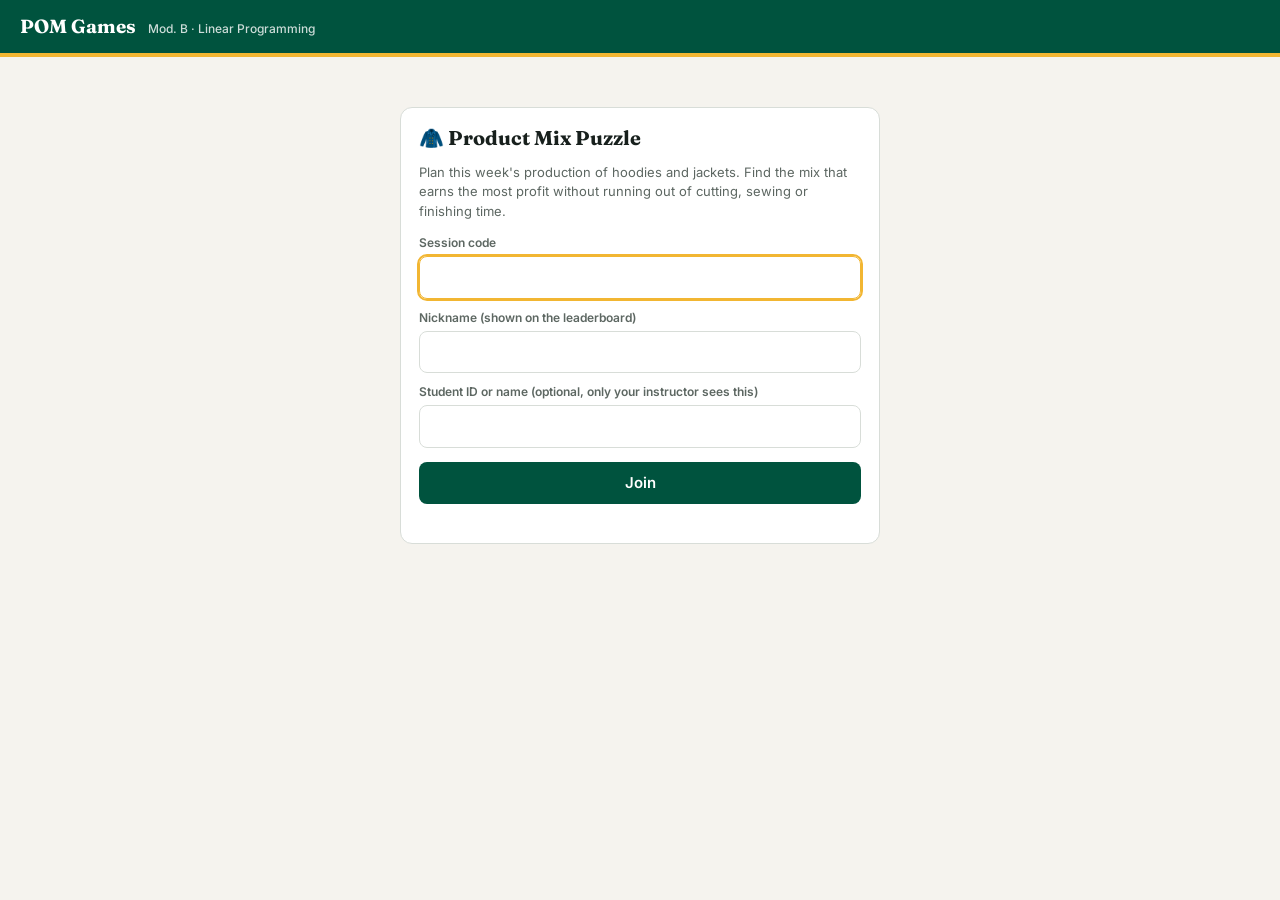
<file: games/lp/index.html>
<!DOCTYPE html>
<html lang="en">
<head>
<meta charset="utf-8">
<script>/* auto-refresh when a newer version is published */
(function(){var V="13";fetch("../../version.txt?"+Date.now(),{cache:"no-store"}).then(function(r){return r.text()}).then(function(v){v=v.trim();if(v&&v!==V){var k="pom_reload_"+v;try{if(sessionStorage.getItem(k))return;sessionStorage.setItem(k,1)}catch(e){}location.reload()}}).catch(function(){})})();</script>
<meta name="viewport" content="width=device-width, initial-scale=1">
<title>Product Mix Puzzle — POM Games</title>
<link rel="preconnect" href="https://fonts.googleapis.com">
<link href="https://fonts.googleapis.com/css2?family=Fraunces:opsz,wght@9..144,600;9..144,700&family=Inter:wght@400;500;600;700&display=swap" rel="stylesheet">
<link rel="stylesheet" href="../../pom.css?v=13">
<script src="../../vendor/supabase.js?v=13"></script>
<script src="../../vendor/chart.umd.min.js?v=13"></script>
<script src="../../config.js?v=13"></script>
<script src="../../pom.js?v=13"></script>
<script src="../../pom-game.js?v=13"></script>
<script src="model.js?v=13"></script>
<style>
  .big{font-size:20px;font-weight:700;width:110px;text-align:center}
  .use{display:grid;grid-template-columns:90px 1fr 110px;gap:8px;align-items:center;font-size:13px;margin:4px 0}
  .use .bar{height:16px;background:var(--soft);border-radius:4px;overflow:hidden}.use .bar div{height:100%}
</style>
</head>
<body>
<div id="app"></div>
<script>
let X, tries, chart, t0;
const C = LP.CONS, M = (v) => POM.money(v);

POMGame.start({
  game: "lp", chapter: "Mod. B", topic: "Linear Programming", icon: "🧥", title: "Product Mix Puzzle",
  tagline: "Plan this week's production of hoodies and jackets. Find the mix that earns the most profit without running out of cutting, sewing or finishing time.",
  defaults: LP.DEFAULTS,
  bots: () => ["SimplexSue", "CornerCase", "ShadowPrice", "IsoProfit"].map((n, i) => ({ nickname: n, summary: { score: 2700 - i * 150, first: 2200 + i * 100 } })),
  board: { label: "Best plan's profit", fmt: (v) => M(v), cols: [["First guess", (s) => M(s.first)]] },
  run(ctx) { X = ctx; tries = ctx.ev("try"); route(); },
  results: (s) => UI.kpis([["Your first guess", M(s.first)], ["Your best plan", M(s.score)], ["Optimum", M(s.opt) + " (" + s.opt_x + " hoodies, " + s.opt_y + " jackets)"], ["Feasible tries", `${s.feasible} / ${s.tries}`]]) +
    `<div class="goal small">The jacket earns more per unit, but making only jackets ($2,500) is <b>not</b> optimal. Jackets use 3 hours of finishing, and finishing runs out first. The best mix uses up sewing and finishing completely: those are the <b>binding constraints</b>. Cutting has spare hours (slack), so its shadow price is $0. An extra sewing hour is worth $${LP.shadow(X.P, "sew")}, and an extra finishing hour $${LP.shadow(X.P, "fin")}.</div>`
});

function route() {
  if (tries.filter((t) => t.final).length === 0 && tries.length < X.P.tries) return explore();
  if (X.P.quiz && !X.ev("graph").length) return graph();
  reflect();
}
function usage(x, y) {
  const c = LP.check(x, y);
  return c.use.map((u) => `<div class="use"><b>${u.name}</b><div class="bar"><div style="width:${Math.min(100, u.used / u.rhs * 100)}%;background:${u.used > u.rhs ? "#b23a2b" : "#00533e"}"></div></div><span>${+u.used.toFixed(1)} / ${u.rhs} ${u.unit}</span></div>`).join("");
}
function problem() {
  const P = X.P;
  return `<p>Golden Eagle Apparel makes <b>hoodies</b> (profit <b>${M(P.px)}</b> each) and <b>jackets</b> (profit <b>${M(P.py)}</b> each). Everything you make sells. This week's limits:</p>
    ${UI.table(["Resource", "Per hoodie", "Per jacket", "Hours available"], C.map((c) => [c.name, c.a + " h", c.b + " h", c.rhs]))}`;
}

// ---------- 1. explore with intuition (no graph yet) ----------
function explore() {
  const P = X.P, left = P.tries - tries.length, best = tries.filter((t) => t.feasible).sort((a, b) => b.profit - a.profit)[0];
  t0 = t0 || performance.now();
  X.el.innerHTML = `<div class="grid2"><div class="card"><h2>Plan this week's production</h2>${problem()}
    <p class="small">You have <b>${left}</b> ${left === 1 ? "try" : "tries"} left. Each try shows whether the plan fits and what it earns. Your score is your best feasible plan.</p>
    <div style="display:flex;gap:12px;align-items:end;flex-wrap:wrap"><div><label>Hoodies</label><input id="x" class="big" inputmode="decimal" value="${tries.length ? tries[tries.length - 1].x : ""}"></div>
      <div><label>Jackets</label><input id="y" class="big" inputmode="decimal" value="${tries.length ? tries[tries.length - 1].y : ""}"></div><button id="bT">Try this plan</button></div>
    <div id="live" style="margin-top:10px"></div><div class="err" id="eT"></div></div>
    <div class="card"><h3>Your tries</h3>${tries.length ? UI.table(["#", "Hoodies", "Jackets", "Fits?", "Profit"], tries.map((t, i) => [i + 1, t.x, t.y, t.feasible ? "✔" : `<span style="color:var(--bad)">✘ ${t.violated.map((v) => C.find((c) => c.id === v).name.toLowerCase()).join(", ")}</span>`, t.feasible ? M(t.profit) : "–"])) : `<p class="small muted">No tries yet. What's your first instinct?</p>`}
      ${best ? `<div class="goal small" style="margin-top:8px">Best so far: <b>${M(best.profit)}</b> (${best.x} hoodies, ${best.y} jackets).</div>` : ""}
      ${tries.length ? `<button class="ghost" id="bStop" style="margin-top:10px">I'm happy with my best plan →</button>` : ""}</div></div>`;
  const live = () => { const x = +document.getElementById("x").value || 0, y = +document.getElementById("y").value || 0; document.getElementById("live").innerHTML = usage(x, y); };
  ["x", "y"].forEach((id) => document.getElementById(id).oninput = live); live();
  document.getElementById("bT").onclick = async () => {
    const x = +document.getElementById("x").value, y = +document.getElementById("y").value;
    if (!isFinite(x) || !isFinite(y) || x < 0 || y < 0 || document.getElementById("x").value === "" || document.getElementById("y").value === "") { document.getElementById("eT").textContent = "Enter two numbers of zero or more."; return; }
    const c = LP.check(x, y), t = { n: tries.length + 1, x, y, feasible: c.feasible, violated: c.violated, profit: LP.profit(P, x, y), ms: Math.round(performance.now() - t0) };
    if (tries.length + 1 >= P.tries) t.final = true;
    document.getElementById("bT").disabled = true;
    try { await X.log(t.n, "try", t); tries.push(t); route(); } catch (e) { document.getElementById("eT").textContent = e.message; document.getElementById("bT").disabled = false; }
  };
  const stop = document.getElementById("bStop");
  if (stop) stop.onclick = async () => { const last = { ...tries[tries.length - 1], final: true }; try { await X.log(last.n, "try", last); tries[tries.length - 1] = last; route(); } catch (e) {} };
}

// ---------- 2. graphical method ----------
function drawGraph(el, showOpt) {
  const P = X.P, cr = LP.corners(), o = LP.solve(P), cols = ["#3b6fb6", "#d08a00", "#7a5bb5"];
  const lines = C.map((c, i) => ({ type: "line", label: `${c.name}: ${c.a}H + ${c.b}J ≤ ${c.rhs}`, data: [{ x: 0, y: c.rhs / c.b }, { x: c.rhs / c.a, y: 0 }], borderColor: cols[i], pointRadius: 0, borderWidth: 2 }));
  const region = { type: "line", label: "Feasible region", data: cr.concat([cr[0]]), backgroundColor: "#00533e22", borderColor: "#00533e66", fill: "shape", pointRadius: 0, borderWidth: 1 };
  const mine = { type: "scatter", label: "Your tries", data: tries.map((t) => ({ x: t.x, y: t.y })), backgroundColor: tries.map((t) => t.feasible ? "#00533e" : "#b23a2b"), pointRadius: 6 };
  const ds = [region, ...lines, mine];
  if (showOpt) { ds.push({ type: "scatter", label: "Corner points", data: cr, backgroundColor: "#18201d", pointRadius: 4 });
    ds.push({ type: "line", label: `Iso-profit line ${M(o.z)}`, data: [{ x: 0, y: o.z / P.py }, { x: o.z / P.px, y: 0 }], borderColor: "#b23a2b", borderDash: [6, 4], pointRadius: 0 }); }
  if (chart) chart.destroy();
  chart = new Chart(el, { type: "scatter", data: { datasets: ds }, options: { maintainAspectRatio: false, animation: false, plugins: { legend: { position: "bottom", labels: { boxWidth: 12 } } },
    scales: { x: { min: 0, max: 80, title: { display: true, text: "Hoodies (H)" } }, y: { min: 0, max: 110, title: { display: true, text: "Jackets (J)" } } } } });
}
function graph() {
  const P = X.P, o = LP.solve(P);
  X.el.innerHTML = `<div class="card"><h2>Now solve it with the graphical method</h2>
    <p class="small">Maximize <b>${P.px}H + ${P.py}J</b>, subject to the three constraints. The shaded area is every plan that fits. Your tries are the dots. The optimal plan is always at a <b>corner point</b> of the feasible region: evaluate the profit at each corner.</p>
    <div style="height:380px"><canvas id="cG"></canvas></div><div id="qq" style="margin-top:12px"></div><div id="after"></div></div>`;
  drawGraph(document.getElementById("cG"), false);
  UI.quiz(document.getElementById("qq"), [{ key: "x", label: "Optimal number of hoodies", truth: o.x, dec: 0, tol: 0 }, { key: "y", label: "Optimal number of jackets", truth: o.y, dec: 0, tol: 0 },
    { key: "z", label: "Maximum profit ($)", truth: o.z, dec: 0, tol: 0 }], (st) => {
      drawGraph(document.getElementById("cG"), true);
      document.getElementById("after").innerHTML = `<div class="goal small" style="margin-top:10px">Corner points: ${LP.corners().map((p) => `(${+p.x.toFixed(1)}, ${+p.y.toFixed(1)}) → ${M(LP.profit(P, p.x, p.y))}`).join("; ")}. Best: <b>${o.x} hoodies and ${o.y} jackets = ${M(o.z)}</b>.</div>
        <h3 style="margin-top:12px">Sensitivity: shadow prices</h3><p class="small">At the optimum, which resources are fully used? If you could get <b>one more hour of sewing</b>, how much would the maximum profit go up?</p><div id="qq2"></div><div id="after2"></div>`;
      UI.quiz(document.getElementById("qq2"), [{ key: "sp", label: "Shadow price of sewing ($ per hour)", truth: LP.shadow(P, "sew"), dec: 0, tol: 0 },
        { key: "cut", label: "Unused cutting hours (slack) at the optimum", truth: C[0].rhs - (C[0].a * o.x + C[0].b * o.y), dec: 0, tol: 0 }], async (st2) => {
          try { await X.log(0, "graph", Object.fromEntries(Object.entries({ ...st, ...st2 }).flatMap(([k, v]) => [[k + "_tries", v.tries], [k + "_ok", v.ok], [k + "_answers", v.answers]]))); } catch (e) {}
          document.getElementById("after2").innerHTML = `<div class="goal small" style="margin-top:10px">Sewing and finishing are <b>binding</b>. Cutting has ${C[0].rhs - (C[0].a * o.x + C[0].b * o.y)} hours of slack, so its shadow price is $0. One more sewing hour moves the optimum to a new corner and adds <b>$${LP.shadow(P, "sew")}</b>. This only holds within a range, and the range is what the sensitivity report shows.</div>
            <button class="gold" id="bGo" style="margin-top:10px">Continue →</button>`;
          document.getElementById("bGo").onclick = reflect;
        });
    });
}
function reflect() {
  X.el.innerHTML = `<div class="card" style="max-width:640px;margin:20px auto"><h2>Before you see the results</h2>
    <p>What was your first instinct for the plan, and why wasn't it (or was it) optimal?</p><textarea id="refl" rows="4" maxlength="1500"></textarea>
    <button id="bFin" class="full" style="margin-top:12px">Finish and see results</button><div class="err" id="eFin"></div></div>`;
  document.getElementById("bFin").onclick = async () => {
    const P = X.P, o = LP.solve(P), feas = tries.filter((t) => t.feasible), first = tries[0];
    const s = { score: feas.length ? Math.max(...feas.map((t) => t.profit)) : 0, first: first && first.feasible ? first.profit : 0, first_x: first ? first.x : null, first_y: first ? first.y : null,
      opt: o.z, opt_x: o.x, opt_y: o.y, tries: tries.length, feasible: feas.length, found_opt: feas.some((t) => t.profit >= o.z - 1e-6) };
    try { await X.log(0, "reflection", { text: document.getElementById("refl").value.trim().slice(0, 1500) }); await X.finish(s); }
    catch (e) { document.getElementById("eFin").textContent = e.message; }
  };
}
</script>
</body>
</html>
</file>
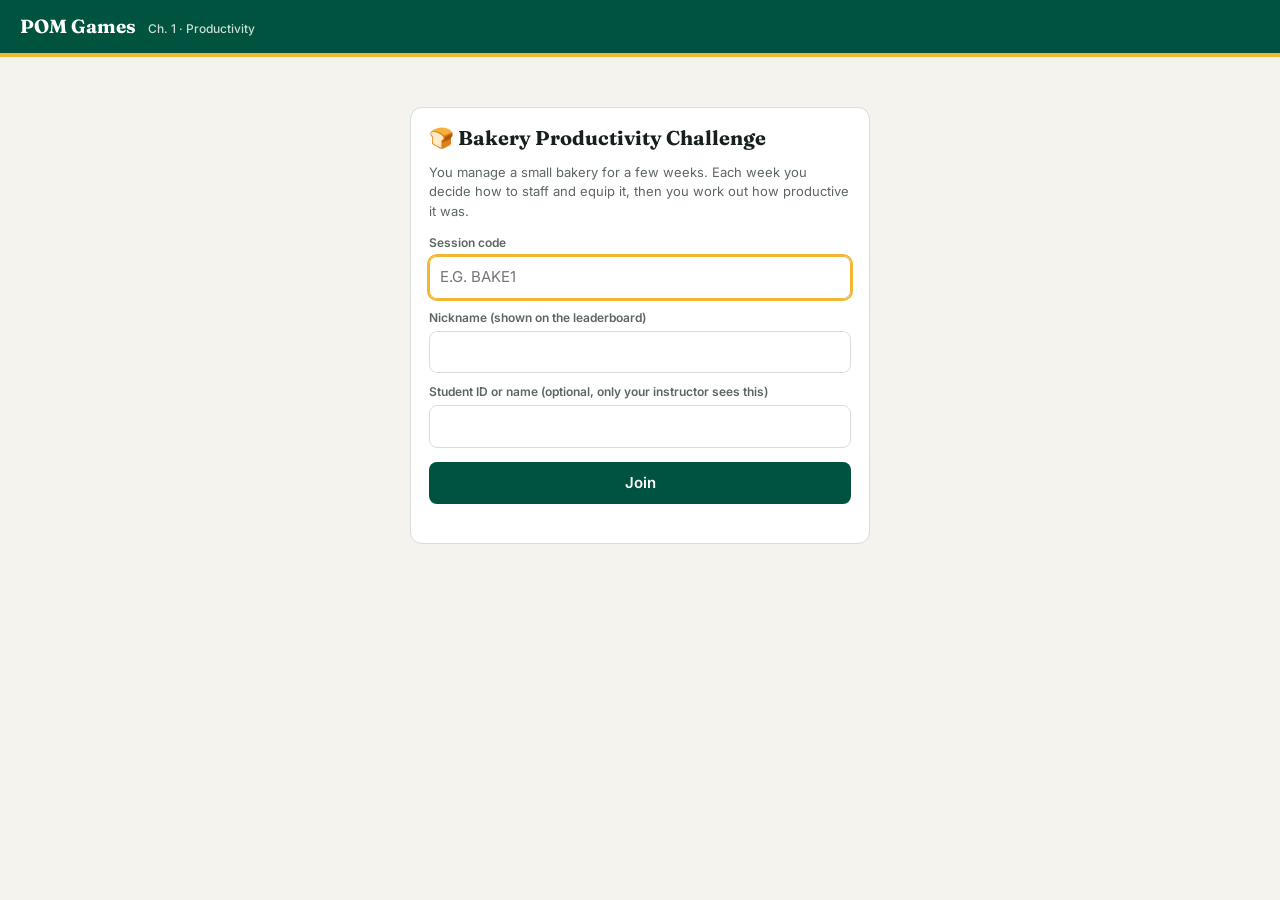
<file: games/productivity/index.html>
<!DOCTYPE html>
<html lang="en">
<head>
<meta charset="utf-8">
<script>/* auto-refresh when a newer version is published */
(function(){var V="13";fetch("../../version.txt?"+Date.now(),{cache:"no-store"}).then(function(r){return r.text()}).then(function(v){v=v.trim();if(v&&v!==V){var k="pom_reload_"+v;try{if(sessionStorage.getItem(k))return;sessionStorage.setItem(k,1)}catch(e){}location.reload()}}).catch(function(){})})();</script>
<meta name="viewport" content="width=device-width, initial-scale=1">
<title>Bakery Productivity Challenge — POM Games</title>
<link rel="preconnect" href="https://fonts.googleapis.com">
<link href="https://fonts.googleapis.com/css2?family=Fraunces:opsz,wght@9..144,600;9..144,700&family=Inter:wght@400;500;600;700&display=swap" rel="stylesheet">
<link rel="stylesheet" href="../../pom.css?v=13">
<script src="../../vendor/supabase.js?v=13"></script>
<script src="../../vendor/chart.umd.min.js?v=13"></script>
<script src="../../config.js?v=13"></script>
<script src="../../pom.js?v=13"></script>
<script src="model.js?v=13"></script>
<style>
  .stepper{display:flex;align-items:center;gap:8px}
  .stepper button{width:40px;padding:8px 0;font-size:18px}
  .stepper input{width:70px;text-align:center;font-size:18px;font-weight:700}
  .opt{display:flex;gap:10px;align-items:flex-start;padding:10px;border:1px solid var(--rule);border-radius:10px;margin-top:8px;cursor:pointer;background:#fff}
  .opt input{width:auto;margin-top:4px}
  .opt.on{border-color:var(--green);background:var(--soft)}
  .opt.dis{opacity:.55;cursor:default}
  .opt b{display:block}
  .opt span{font-size:13px;color:var(--muted)}
  .quiz{display:grid;grid-template-columns:1fr 1fr;gap:12px;margin-top:10px}
  @media (max-width:600px){.quiz{grid-template-columns:1fr}}
  .qbox{border:1px dashed var(--rule);border-radius:10px;padding:10px}
  .qbox.good{border:1px solid var(--good);background:#eef8f1}
  .qbox.shown{border:1px solid var(--b);background:var(--goldsoft)}
  .goal{border-left:5px solid var(--gold);background:var(--goldsoft);padding:10px 14px;border-radius:8px}
  .weekhdr{display:flex;justify-content:space-between;align-items:baseline;flex-wrap:wrap;gap:8px}
  .hl{background:var(--goldsoft)}
  #hist td,#hist th{font-size:13px;white-space:nowrap}
  .scroll{overflow-x:auto}
  .formula{font-family:ui-monospace,Menlo,Consolas,monospace;font-size:13px;background:var(--soft);padding:6px 10px;border-radius:6px;display:inline-block}
</style>
</head>
<body>
<div class="topbar"><a class="brand" href="../../">POM Games <small>Ch. 1 · Productivity</small></a><span class="who" id="who"></span></div>
<div class="wrap">
  <div id="demoBanner" class="demo hidden">Demo mode: nothing is saved. <a href="#" id="demoReset">Start over</a></div>

  <!-- 1. Join -->
  <section id="sJoin" class="card hidden" style="max-width:460px;margin:30px auto">
    <h2>🍞 Bakery Productivity Challenge</h2>
    <p class="muted small">You manage a small bakery for a few weeks. Each week you decide how to staff and equip it, then you work out how productive it was.</p>
    <label for="code">Session code</label><input id="code" autocomplete="off" placeholder="e.g. BAKE1" style="text-transform:uppercase">
    <label for="nick">Nickname (shown on the leaderboard)</label><input id="nick" maxlength="40" autocomplete="off">
    <label for="ref">Student ID or name (optional, only your instructor sees this)</label><input id="ref" maxlength="60" autocomplete="off">
    <button id="btnJoin" class="full" style="margin-top:14px">Join</button>
    <div class="err" id="joinErr"></div>
  </section>

  <!-- 2. Briefing -->
  <section id="sBrief" class="hidden">
    <div class="card">
      <h2>Welcome to Golden Eagle Bakery, <span id="bNick"></span></h2>
      <p>You are the new operations manager. You will run the bakery for <b id="bWeeks"></b> weeks. Every loaf you bake sells for <b id="bPrice"></b>.</p>
      <div class="goal" id="bGoal"></div>
    </div>
    <div class="grid2">
      <div class="card">
        <h3>How the bakery works</h3>
        <ul class="small" style="padding-left:18px;margin:0">
          <li>Each baker works <b id="bHours"></b> hours a week at <b id="bWage"></b>/hour and bakes about <b id="bRate"></b> loaves per hour.</li>
          <li>Each oven can bake at most <b id="bCap"></b> loaves a week. If bakers could make more, the ovens become the bottleneck.</li>
          <li>Materials (flour, yeast…) cost <b id="bMat"></b> per loaf.</li>
          <li>Kitchen efficiency changes a little each week (sick days, broken equipment…), which is the same for everyone.</li>
        </ul>
        <h3 style="margin-top:14px">Options each week</h3>
        <table class="small" id="bOpts"></table>
      </div>
      <div class="card">
        <h3>Last week (before you arrived)</h3>
        <p class="small muted">5 bakers, 1 oven, no equipment</p>
        <table id="bBase"></table>
        <p class="small" style="margin-top:10px">
          <span class="formula">Revenue = loaves × price</span><br>
          <span class="formula" style="margin-top:4px">Labor productivity = revenue ÷ labor $</span><br>
          <span class="formula" style="margin-top:4px">Multifactor productivity = revenue ÷ (labor + materials + energy + capital + other $)</span>
        </p>
        <button id="btnStart" class="full gold" style="margin-top:8px">Start week 1 →</button>
      </div>
    </div>
  </section>

  <!-- 3. Play -->
  <section id="sPlay" class="hidden">
    <div class="goal small" id="pGoal" style="margin-bottom:14px"></div>
    <div class="grid2">
      <div class="card" id="decide">
        <div class="weekhdr"><h2>Week <span id="wNo"></span> of <span id="wTot"></span>: your plan</h2></div>
        <label>Bakers</label>
        <div class="stepper"><button class="ghost" data-step="bakers:-1">−</button><input id="dBakers" type="number" inputmode="numeric"><button class="ghost" data-step="bakers:1">+</button><span class="small muted" id="dBakersNote"></span></div>
        <label>Ovens</label>
        <div class="stepper"><button class="ghost" data-step="ovens:-1">−</button><input id="dOvens" type="number" inputmode="numeric"><button class="ghost" data-step="ovens:1">+</button><span class="small muted" id="dOvensNote"></span></div>
        <label>Equipment &amp; programs</label>
        <label class="opt" id="oMixer"><input type="checkbox" id="dMixer"><div><b>Lease a dough mixer</b><span id="tMixer"></span></div></label>
        <label class="opt" id="oRobot"><input type="checkbox" id="dRobot"><div><b>Lease a packaging robot</b><span id="tRobot"></span></div></label>
        <label class="opt" id="oTrain"><input type="checkbox" id="dTrain"><div><b>Run a training program</b><span id="tTrain"></span></div></label>
        <p class="small" style="margin:12px 0 4px">Planned spending this week, not counting materials: <b id="dCost"></b></p>
        <button id="btnBake" class="full">Bake this week 🍞</button>
        <div class="err" id="playErr"></div>
      </div>

      <div class="card" id="result">
        <div class="weekhdr"><h2 id="rTitle">Results</h2><span class="small muted" id="rShock"></span></div>
        <p id="rOut" style="margin:4px 0 10px"></p>
        <table id="rTable"></table>
        <div id="quizWrap">
          <p class="small" style="margin:12px 0 0"><b>Your turn:</b> work out this week's productivity. You have 3 tries for each.</p>
          <div class="quiz">
            <div class="qbox" id="qLP"><label for="aLP">Labor productivity (revenue ÷ labor $, 2 decimals)</label><input id="aLP" inputmode="decimal" autocomplete="off"><div class="small" id="fLP"></div></div>
            <div class="qbox" id="qMFP"><label for="aMFP">Multifactor productivity (revenue ÷ total input $, 3 decimals)</label><input id="aMFP" inputmode="decimal" autocomplete="off"><div class="small" id="fMFP"></div></div>
          </div>
          <button id="btnCheck" style="margin-top:10px">Check</button>
        </div>
        <div id="answers" class="hidden" style="margin-top:12px"></div>
        <button id="btnNext" class="full gold hidden" style="margin-top:12px">Next week →</button>
        <div class="err" id="resErr"></div>
      </div>
    </div>
    <div class="card">
      <h3>Your weeks so far</h3>
      <div style="height:220px"><canvas id="chart"></canvas></div>
      <div class="scroll"><table id="hist"></table></div>
    </div>
  </section>

  <!-- 4. Reflect -->
  <section id="sReflect" class="card hidden" style="max-width:640px;margin:20px auto">
    <h2>Before you see the results</h2>
    <p>In one or two sentences: <b>what did you do to raise your bonus measure, and what happened to the other productivity measure and to profit?</b></p>
    <textarea id="refl" rows="4" maxlength="1500"></textarea>
    <button id="btnFinish" class="full" style="margin-top:12px">Finish and see results</button>
    <div class="err" id="finErr"></div>
  </section>

  <!-- 5. Done -->
  <section id="sDone" class="hidden">
    <div class="card"><h2>Your results</h2><div class="kpis" id="kpis"></div><div class="goal small" id="reveal"></div></div>
    <div class="card"><h3>Leaderboard: managers with your bonus measure</h3><div class="scroll"><table id="lb"></table></div>
      <button class="ghost sm" id="btnLb" style="margin-top:10px">Refresh</button></div>
  </section>
</div>

<script>
const $ = POM.$;
const P0 = PROD.DEFAULTS;
POM.setup({ game: "productivity", defaults: P0, bots: demoBots });
let S = null, P = null, SH = null, rows = [], cur = null, startT = 0, chart = null;

function show(id) { ["sJoin","sBrief","sPlay","sReflect","sDone"].forEach(s => $(s).classList.toggle("hidden", s !== id)); window.scrollTo(0, 0); }
function metric() { return PROD.METRIC[S.condition] || PROD.METRIC.mfp; }
function goalHtml() {
  const m = metric();
  return `🎯 <b>Your bonus:</b> the owners pay your bonus on the bakery's average <b>${m.name.toLowerCase()}</b> (${m.unit}) across all weeks. Higher is better.`;
}

// ------------------------------------------------------------ state
function load(st) {
  S = st; P = { ...P0, ...(st.session.params || {}) }; SH = PROD.shocks(P);
  rows = st.events.filter(e => e.kind === "week").sort((a, b) => a.round - b.round).map(e => e.data);
  $("who").textContent = st.nickname + " · " + st.session.code;
}
function quizDone(r) { return !P.quiz || ((r.lp_ok || r.lp_tries >= 3) && (r.mfp_ok || r.mfp_tries >= 3)); }
function route() {
  if (S.finished) return done();
  if (!rows.length) return brief();
  const last = rows[rows.length - 1];
  if (!quizDone(last)) { cur = last; return play(true); }
  if (rows.length >= P.weeks) { show("sReflect"); return; }
  play(false);
}

// ------------------------------------------------------------ join
async function doJoin() {
  $("joinErr").textContent = ""; $("btnJoin").disabled = true;
  try { load(await POM.join($("code").value.trim(), $("nick").value.trim(), $("ref").value.trim())); route(); }
  catch (e) { $("joinErr").textContent = e.message; }
  finally { $("btnJoin").disabled = false; }
}

// ------------------------------------------------------------ briefing
function inputsTable(w, hlKeys) {
  const line = (k, v) => `<tr><td>${k}</td><td>${v}</td></tr>`;
  return line("Output (loaves)", POM.fmt(w.out)) + line(`Revenue (${POM.fmt(w.out)} × ${POM.money(P.price, 2)})`, POM.money(w.revenue, 2)) + line("Labor-hours", POM.fmt(w.laborHours)) +
    line("Labor cost", POM.money(w.labor)) + line("Materials", POM.money(w.materials, 2)) +
    line("Energy", POM.money(w.energy)) + line("Capital (ovens & leases)", POM.money(w.capital)) +
    line("Other (training)", POM.money(w.training_cost)) +
    `<tr class="total"><td>Total input cost</td><td>${POM.money(w.total, 2)}</td></tr>` +
    (hlKeys ? `<tr><td>Labor productivity</td><td>${w.lp.toFixed(2)}</td></tr><tr><td>Multifactor productivity</td><td>${w.mfp.toFixed(3)}</td></tr><tr><td>Profit (revenue − total cost)</td><td>${POM.money(w.profit)}</td></tr>` : "");
}
function brief() {
  $("bNick").textContent = S.nickname; $("bWeeks").textContent = P.weeks; $("bPrice").textContent = POM.money(P.price, 2);
  $("bGoal").innerHTML = goalHtml();
  $("bHours").textContent = P.hours; $("bWage").textContent = POM.money(P.wage); $("bRate").textContent = P.rate;
  $("bCap").textContent = POM.fmt(P.oven_cap); $("bMat").textContent = POM.money(P.material, 2);
  $("bOpts").innerHTML = `<tr><th>Option</th><th>Cost</th><th>Effect</th></tr>
    <tr><td>Extra oven (up to ${P.max_ovens})</td><td>${POM.money(P.oven_capital)}/wk capital + ${POM.money(P.oven_energy)}/wk energy</td><td>+${POM.fmt(P.oven_cap)} loaves capacity</td></tr>
    <tr><td>Dough mixer</td><td>${POM.money(P.mixer_lease)}/wk lease + ${POM.money(P.mixer_energy)}/wk energy</td><td>bakers +${Math.round((P.mixer_mult - 1) * 100)}% faster</td></tr>
    <tr><td>Packaging robot</td><td>${POM.money(P.robot_lease)}/wk lease + ${POM.money(P.robot_energy)}/wk energy</td><td>bakers +${Math.round((P.robot_mult - 1) * 100)}% faster</td></tr>
    <tr><td>Training (once)</td><td>${POM.money(P.training_cost)} one time</td><td>bakers +${Math.round((P.training_mult - 1) * 100)}% faster, for good</td></tr>`;
  $("bBase").innerHTML = inputsTable(PROD.week(P, PROD.BASELINE, false, 1), true);
  show("sBrief");
}

// ------------------------------------------------------------ play
function trainedBefore(n) { return rows.slice(0, n).some(r => r.training); }
function readDecision() {
  return { bakers: +$("dBakers").value, ovens: +$("dOvens").value, mixer: $("dMixer").checked, robot: $("dRobot").checked,
           training: $("dTrain").checked && !trainedBefore(rows.length) };
}
function refreshDecision() {
  const d = readDecision();
  const fixed = d.bakers * P.hours * P.wage + d.ovens * (P.oven_capital + P.oven_energy) +
    (d.mixer ? P.mixer_lease + P.mixer_energy : 0) + (d.robot ? P.robot_lease + P.robot_energy : 0) + (d.training ? P.training_cost : 0);
  $("dCost").textContent = POM.money(fixed);
  $("dBakersNote").textContent = `${d.bakers * P.hours} labor-hours`;
  $("dOvensNote").textContent = `capacity ${POM.fmt(d.ovens * P.oven_cap)} loaves`;
  ["Mixer","Robot","Train"].forEach(k => $("o" + k).classList.toggle("on", $("d" + (k === "Train" ? "Train" : k)).checked));
}
function setDecision(d) {
  $("dBakers").value = d.bakers; $("dOvens").value = d.ovens; $("dMixer").checked = !!d.mixer; $("dRobot").checked = !!d.robot;
  const tr = trainedBefore(rows.length);
  $("dTrain").checked = false; $("dTrain").disabled = tr; $("oTrain").classList.toggle("dis", tr);
  $("tTrain").textContent = tr ? "Done: your bakers are already trained." : `${POM.money(P.training_cost)} once this week; bakers +${Math.round((P.training_mult - 1) * 100)}% faster from now on`;
  refreshDecision();
}
function clamp(v, lo, hi) { v = Math.round(+v || 0); return Math.max(lo, Math.min(hi, v)); }

function play(atQuiz) {
  show("sPlay");
  $("pGoal").innerHTML = goalHtml(); $("wTot").textContent = P.weeks;
  $("tMixer").textContent = `${POM.money(P.mixer_lease + P.mixer_energy)}/week; bakers +${Math.round((P.mixer_mult - 1) * 100)}% faster`;
  $("tRobot").textContent = `${POM.money(P.robot_lease + P.robot_energy)}/week; bakers +${Math.round((P.robot_mult - 1) * 100)}% faster`;
  renderHistory();
  if (atQuiz) { $("wNo").textContent = rows.length; setDecision(cur); lockDecision(true); renderResult(); return; }
  $("wNo").textContent = rows.length + 1;
  const prev = rows[rows.length - 1] || PROD.BASELINE;
  setDecision(prev); lockDecision(false);
  $("result").classList.add("hidden"); startT = performance.now();
}
function lockDecision(on) {
  $("decide").querySelectorAll("input,button").forEach(el => { if (el.id !== "dTrain" || on) el.disabled = on; });
  if (!on) $("dTrain").disabled = trainedBefore(rows.length);
}
async function bake() {
  $("playErr").textContent = "";
  const d = readDecision();
  d.bakers = clamp(d.bakers, 1, P.max_bakers); d.ovens = clamp(d.ovens, 1, P.max_ovens);
  const n = rows.length + 1;
  const w = PROD.week(P, d, trainedBefore(rows.length), SH[n]);
  const r = { week: n, ...w, lp: +w.lp.toFixed(4), mfp: +w.mfp.toFixed(6), ms: Math.round(performance.now() - startT),
              lp_tries: 0, lp_ok: false, mfp_tries: 0, mfp_ok: false };
  $("btnBake").disabled = true;
  try { await POM.log(S, n, "week", r); rows.push(r); cur = r; lockDecision(true); renderResult(); }
  catch (e) { $("playErr").textContent = e.message; $("btnBake").disabled = false; }
}
function renderResult() {
  const r = cur;
  $("result").classList.remove("hidden");
  $("rTitle").textContent = `Week ${r.week} results`;
  $("rShock").textContent = `Kitchen efficiency this week: ${Math.round(r.shock * 100)}%`;
  $("rOut").innerHTML = `You baked <b>${POM.fmt(r.out)} loaves</b>.` + (r.oven_limited ? ` <span class="small" style="color:var(--bad)">Your ovens were the bottleneck: the bakers could have made more.</span>` : "");
  $("rTable").innerHTML = inputsTable(r, false);
  $("aLP").value = ""; $("aMFP").value = "";
  updateQuiz();
  if (window.innerWidth < 820) $("result").scrollIntoView({ behavior: "smooth" });
}
function qState(k) { const ok = cur[k + "_ok"], t = cur[k + "_tries"]; return ok ? "ok" : t >= 3 ? "out" : "open"; }
function updateQuiz() {
  const r = cur;
  if (!P.quiz) { $("quizWrap").classList.add("hidden"); }
  [["lp", "LP", 2], ["mfp", "MFP", 3]].forEach(([k, K, dec]) => {
    const s = qState(k), box = $("q" + K), inp = $("a" + K);
    box.className = "qbox" + (s === "ok" ? " good" : s === "out" ? " shown" : "");
    inp.disabled = s !== "open";
    if (s === "ok") { inp.value = r[k].toFixed(dec); $("f" + K).innerHTML = `<span class="ok">✔ Correct${r[k + "_tries"] === 1 ? " on the first try" : ""}.</span>`; }
    else if (s === "out") { inp.value = r[k].toFixed(dec); $("f" + K).textContent = "Out of tries. The answer is shown."; }
    else $("f" + K).textContent = r[k + "_tries"] ? `Not quite. ${3 - r[k + "_tries"]} ${3 - r[k + "_tries"] === 1 ? "try" : "tries"} left.` : "";
  });
  const fin = quizDone(r);
  $("btnCheck").classList.toggle("hidden", fin);
  $("btnNext").classList.toggle("hidden", !fin);
  $("btnNext").textContent = r.week >= P.weeks ? "Finish →" : "Next week →";
  if (fin) {
    $("answers").classList.remove("hidden");
    $("answers").innerHTML = `<div class="badge small">
      Revenue = ${POM.fmt(r.out)} loaves × ${POM.money(P.price, 2)} = <b>${POM.money(r.revenue, 2)}</b><br>
      Labor productivity = ${POM.money(r.revenue, 2)} ÷ ${POM.money(r.labor, 2)} = <b>${r.lp.toFixed(2)}</b> (revenue per $ of labor)<br>
      Multifactor productivity = ${POM.money(r.revenue, 2)} ÷ ${POM.money(r.total, 2)} = <b>${r.mfp.toFixed(3)}</b> (revenue per $ of input)<br>
      Profit = ${POM.money(r.revenue, 2)} − ${POM.money(r.total, 2)} = <b>${POM.money(r.profit)}</b></div>`;
    renderHistory();
  } else $("answers").classList.add("hidden");
}
async function check() {
  $("resErr").textContent = "";
  const r = { ...cur };
  [["lp", "LP", 2], ["mfp", "MFP", 3]].forEach(([k, K, dec]) => {
    if (qState(k) !== "open") return;
    const v = $("a" + K).value.trim(); if (!v) return;
    r[k + "_tries"]++; r[k + "_ok"] = PROD.close(v, r[k], dec);
    r[k + "_answers"] = (r[k + "_answers"] || []).concat([v.slice(0, 20)]);
  });
  $("btnCheck").disabled = true;
  try { await POM.log(S, r.week, "week", r); Object.assign(cur, r); rows[rows.length - 1] = cur; updateQuiz(); }
  catch (e) { $("resErr").textContent = e.message; }
  finally { $("btnCheck").disabled = false; }
}
function next() { if (rows.length >= P.weeks) { show("sReflect"); return; } play(false); }

function renderHistory() {
  const done = rows.filter(quizDone), m = metric().key, b0 = PROD.week(P, PROD.BASELINE, false, 1);
  $("hist").innerHTML = `<tr><th>Week</th><th>Bakers</th><th>Ovens</th><th>Mixer</th><th>Robot</th><th>Trained</th><th>Output</th><th>Total cost</th><th class="${m === "lp" ? "hl" : ""}">LP</th><th class="${m === "mfp" ? "hl" : ""}">MFP</th><th>Profit</th></tr>` +
    `<tr class="muted"><td>Before</td><td>${b0.bakers}</td><td>${b0.ovens}</td><td>–</td><td>–</td><td>–</td><td>${POM.fmt(b0.out)}</td><td>${POM.money(b0.total, 2)}</td><td>${b0.lp.toFixed(2)}</td><td>${b0.mfp.toFixed(3)}</td><td>${POM.money(b0.profit)}</td></tr>` +
    done.map(r => `<tr><td>${r.week}</td><td>${r.bakers}</td><td>${r.ovens}</td><td>${r.mixer ? "✔" : ""}</td><td>${r.robot ? "✔" : ""}</td><td>${r.trained ? "✔" : ""}</td><td>${POM.fmt(r.out)}</td><td>${POM.money(r.total, 2)}</td><td class="${m === "lp" ? "hl" : ""}">${r.lp.toFixed(2)}</td><td class="${m === "mfp" ? "hl" : ""}">${r.mfp.toFixed(3)}</td><td>${POM.money(r.profit)}</td></tr>`).join("");
  const base = PROD.week(P, PROD.BASELINE, false, 1);
  const labels = ["Before"].concat(done.map(r => "W" + r.week));
  const data = { labels, datasets: [
    { label: "Labor productivity (left)", data: [base.lp].concat(done.map(r => r.lp)), borderColor: "#00533e", backgroundColor: "#00533e", yAxisID: "y", borderWidth: m === "lp" ? 3 : 1.5 },
    { label: "Multifactor productivity (right)", data: [base.mfp].concat(done.map(r => r.mfp)), borderColor: "#d08a00", backgroundColor: "#d08a00", yAxisID: "y1", borderWidth: m === "mfp" ? 3 : 1.5 }] };
  if (chart) { chart.data = data; chart.update(); return; }
  chart = new Chart($("chart"), { type: "line", data, options: { maintainAspectRatio: false, animation: false,
    plugins: { legend: { position: "bottom" } },
    scales: { y: { title: { display: true, text: "revenue / labor $" } }, y1: { position: "right", grid: { drawOnChartArea: false }, title: { display: true, text: "revenue / input $" } } } } });
}

// ------------------------------------------------------------ finish
async function finish() {
  $("finErr").textContent = ""; $("btnFinish").disabled = true;
  try {
    await POM.log(S, 0, "reflection", { text: $("refl").value.trim().slice(0, 1500) });
    const sum = PROD.summarize(P, rows, S.condition);
    await POM.finish(S, sum); S.finished = true; S.summary = sum; done();
  } catch (e) { $("finErr").textContent = e.message; }
  finally { $("btnFinish").disabled = false; }
}
async function done() {
  const s = S.summary || PROD.summarize(P, rows, S.condition), m = metric();
  const pct = (x) => x == null ? "–" : (x >= 0 ? "+" : "") + (x * 100).toFixed(1) + "%";
  $("kpis").innerHTML = [
    ["Avg labor productivity", s.avg_lp.toFixed(2)], ["Avg multifactor productivity", s.avg_mfp.toFixed(3)],
    ["Total profit", POM.money(s.total_profit)], ["LP growth (wk 1 → last)", pct(s.lp_growth)], ["MFP growth (wk 1 → last)", pct(s.mfp_growth)]]
    .map(([k, v]) => `<div class="kpi"><div class="k">${k}</div><div class="v">${v}</div></div>`).join("");
  const other = S.condition === "labor" ? "multifactor productivity" : "labor productivity";
  $("reveal").innerHTML = `Your bonus was based on <b>${m.name.toLowerCase()}</b>. Some of your classmates were paid on <b>${other}</b> instead. ` +
    `Did the two groups run their bakeries differently? Which measure tells the owners more about how well the bakery is run? We'll compare in class.`;
  show("sDone"); await leaderboard();
}
async function leaderboard() {
  try {
    const all = (await POM.leaderboard(S.session.code)) || [];
    const mine = all.filter(x => x.condition === S.condition && x.summary).sort((a, b) => b.summary.score - a.summary.score);
    const dec = S.condition === "labor" ? 2 : 3;
    $("lb").innerHTML = `<tr><th>#</th><th>Manager</th><th>${metric().short} (bonus)</th><th>Total profit</th></tr>` +
      mine.slice(0, 25).map((x, i) => `<tr class="${x.nickname === S.nickname ? "hl" : ""}"><td>${i + 1}</td><td style="text-align:left">${POM.esc(x.nickname)}</td><td>${(+x.summary.score).toFixed(dec)}</td><td>${POM.money(x.summary.total_profit)}</td></tr>`).join("");
  } catch (e) { $("lb").innerHTML = `<tr><td class="err">${POM.esc(e.message)}</td></tr>`; }
}
function demoBots() {
  const names = ["CrustyCat", "Dough_Re_Mi", "RyeGuy", "KneadForSpeed", "LoafLover", "Sourdough_Sam"];
  return names.map((n, i) => { const c = i % 2 ? "labor" : "mfp";
    return { nickname: n, condition: c, summary: { score: c === "labor" ? 2.1 + i * 0.25 : 1.04 + i * 0.05, total_profit: c === "labor" ? -2000 + i * 900 : 6000 + i * 1500 } }; });
}

// ------------------------------------------------------------ wiring
document.querySelectorAll("[data-step]").forEach(b => b.addEventListener("click", () => {
  const [k, s] = b.dataset.step.split(":"); const id = k === "bakers" ? "dBakers" : "dOvens";
  $(id).value = clamp(+$(id).value + +s, 1, k === "bakers" ? P.max_bakers : P.max_ovens); refreshDecision();
}));
["dBakers", "dOvens"].forEach(id => $(id).addEventListener("change", () => { $(id).value = clamp($(id).value, 1, id === "dBakers" ? P.max_bakers : P.max_ovens); refreshDecision(); }));
["dMixer", "dRobot", "dTrain"].forEach(id => $(id).addEventListener("change", refreshDecision));
$("btnJoin").onclick = doJoin; $("nick").addEventListener("keydown", e => { if (e.key === "Enter") doJoin(); });
$("btnStart").onclick = () => play(false);
$("btnBake").onclick = bake; $("btnCheck").onclick = check; $("btnNext").onclick = next;
["aLP", "aMFP"].forEach(id => $(id).addEventListener("keydown", e => { if (e.key === "Enter") check(); }));
$("btnFinish").onclick = finish; $("btnLb").onclick = leaderboard;
$("demoReset").onclick = (e) => { e.preventDefault(); POM.forget(); location.reload(); };

(async function init() {
  if (POM.DEMO) $("demoBanner").classList.remove("hidden");
  $("code").value = POM.urlCode() || (POM.DEMO ? "DEMO" : "");
  const st = await POM.resume();
  if (st && (!POM.urlCode() || st.session.code === POM.urlCode())) { load(st); route(); }
  else { show("sJoin"); (POM.urlCode() ? $("nick") : $("code")).focus(); }
})();
</script>
</body>
</html>
</file>
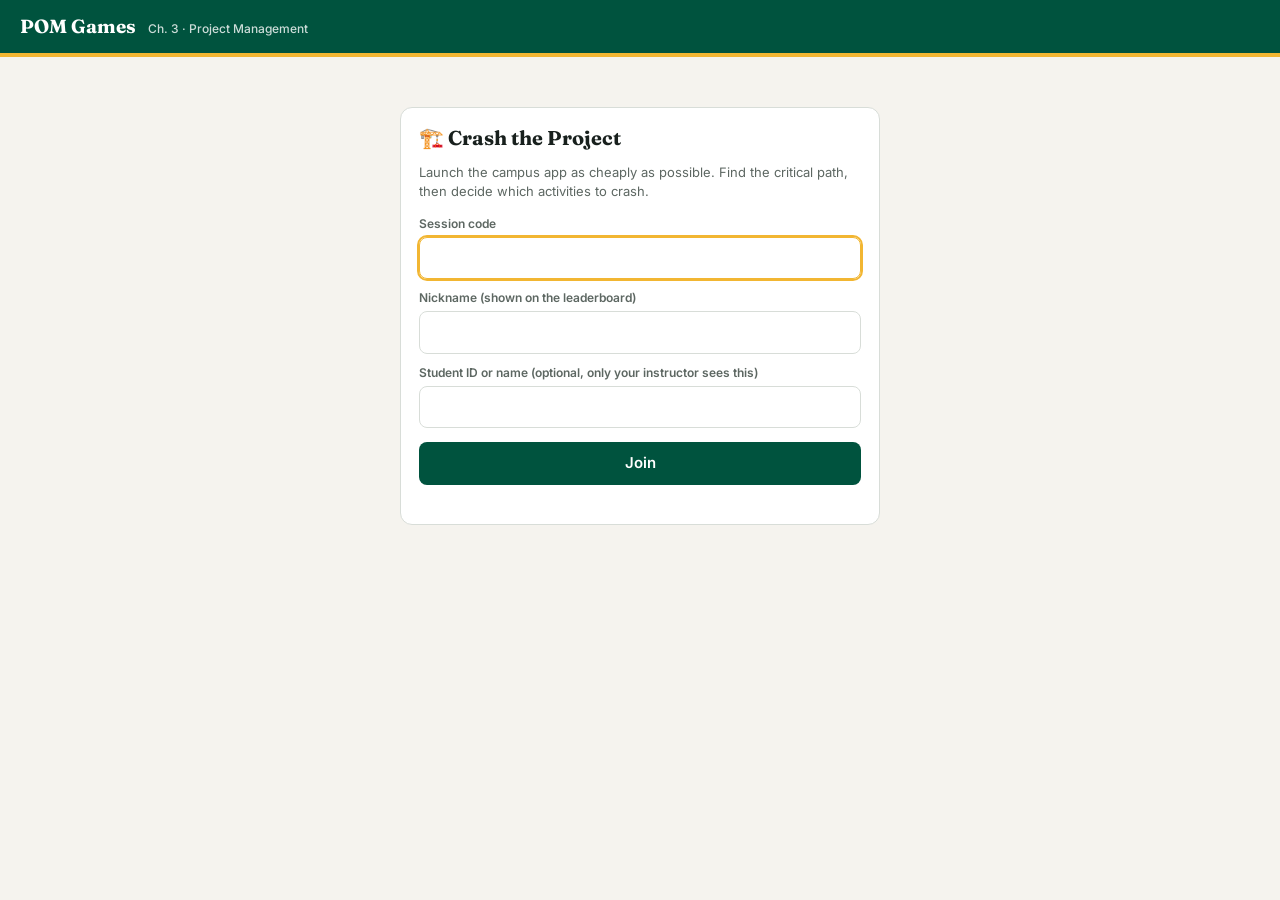
<file: games/project/index.html>
<!DOCTYPE html>
<html lang="en">
<head>
<meta charset="utf-8">
<script>/* auto-refresh when a newer version is published */
(function(){var V="13";fetch("../../version.txt?"+Date.now(),{cache:"no-store"}).then(function(r){return r.text()}).then(function(v){v=v.trim();if(v&&v!==V){var k="pom_reload_"+v;try{if(sessionStorage.getItem(k))return;sessionStorage.setItem(k,1)}catch(e){}location.reload()}}).catch(function(){})})();</script>
<meta name="viewport" content="width=device-width, initial-scale=1">
<title>Crash the Project — POM Games</title>
<link rel="preconnect" href="https://fonts.googleapis.com">
<link href="https://fonts.googleapis.com/css2?family=Fraunces:opsz,wght@9..144,600;9..144,700&family=Inter:wght@400;500;600;700&display=swap" rel="stylesheet">
<link rel="stylesheet" href="../../pom.css?v=13">
<script src="../../vendor/supabase.js?v=13"></script>
<script src="../../vendor/chart.umd.min.js?v=13"></script>
<script src="../../config.js?v=13"></script>
<script src="../../pom.js?v=13"></script>
<script src="../../pom-game.js?v=13"></script>
<script src="model.js?v=13"></script>
<style>
  .crit td{background:#fbeceb}
  .step{display:inline-flex;align-items:center;gap:4px}
  .step button{padding:2px 9px;font-size:15px}
  .step b{min-width:18px;text-align:center;display:inline-block}
  .net svg{width:100%;height:auto}
  .chk{display:flex;flex-wrap:wrap;gap:10px;margin:6px 0}
  .chk label{display:flex;gap:4px;align-items:center;margin:0;font-size:14px;color:var(--ink);font-weight:600}
  .chk input{width:auto}
  #tbl td,#tbl th{font-size:13px}
</style>
</head>
<body>
<div id="app"></div>
<script>
let X, x = {}, tries = [], t0;
const A = PROJ.ACTS, M = (v) => POM.money(v);

POMGame.start({
  game: "project", chapter: "Ch. 3", topic: "Project Management", icon: "🏗️", title: "Crash the Project",
  tagline: "Launch the campus app as cheaply as possible. Find the critical path, then decide which activities to crash.",
  defaults: PROJ.DEFAULTS,
  bots: () => ["GanttGuru", "PERTy", "SlackJack", "CrashCourse"].map((n, i) => ({ nickname: n, summary: { score: 30800 + i * 2200, weeks: 15 + (i % 2) } })),
  board: { label: "Total project cost", lowerBetter: true, fmt: (v) => M(v), cols: [["Weeks", (s) => s.weeks]] },
  run(ctx) { X = ctx; route(); },
  results: (s) => UI.kpis([["Your total cost", M(s.score)], ["Your duration", s.weeks + " weeks"], ["Best possible", M(s.opt_total) + " · " + s.opt_weeks + " wks"], ["Wasted on non-critical activities", M(s.wasted)]]) +
    `<div class="goal small">${s.score <= s.opt_total ? "🏆 You found the cheapest plan!" : `You were ${M(s.score - s.opt_total)} above the best plan.`} The best plan crashes these activities: <b>${Object.entries(s.opt_x).filter(([, w]) => w).map(([id, w]) => `${id} by ${w}`).join(", ")}</b>. ` +
    `The rule is to crash the cheapest activity on the critical path, one week at a time, as long as that week costs less than the indirect cost and penalty it saves. When there are several critical paths, you have to shorten all of them.</div>`
});

function route() {
  if (X.P.quiz && !X.ev("cpm").length) return quiz();
  if (!X.ev("plan").length) return plan();
  reflect();
}

// ---------- network picture (activity-on-node) ----------
function network(r) {
  const col = { A: 0, B: 0, C: 1, D: 1, E: 1, F: 2, I: 2, G: 3, H: 4, J: 5 }, row = { A: 0, B: 2, C: 0, D: 1, E: 2, F: 0, I: -1, G: 1, H: 1, J: 0 };
  const px = (id) => 40 + col[id] * 125, py = (id) => 70 + row[id] * 62, W = 60, H = 40;
  let s = `<svg viewBox="0 0 760 260" xmlns="http://www.w3.org/2000/svg"><defs><marker id="ar" markerWidth="8" markerHeight="8" refX="7" refY="4" orient="auto"><path d="M0,0 L8,4 L0,8 z" fill="#5d6762"/></marker></defs>`;
  A.forEach((a) => a.pre.forEach((p) => { const c = r && r.slack[a.id] === 0 && r.slack[p] === 0 && r.ef[p] === r.es[a.id];
    s += `<line x1="${px(p) + W}" y1="${py(p) + H / 2}" x2="${px(a.id) - 2}" y2="${py(a.id) + H / 2}" stroke="${c ? "#b23a2b" : "#9aa39e"}" stroke-width="${c ? 2.5 : 1.5}" marker-end="url(#ar)"/>`; }));
  A.forEach((a) => { const c = r && r.slack[a.id] === 0, d = r ? r.d[a.id] : a.t;
    s += `<rect x="${px(a.id)}" y="${py(a.id)}" width="${W}" height="${H}" rx="8" fill="${c ? "#fbeceb" : "#fff"}" stroke="${c ? "#b23a2b" : "#00533e"}" stroke-width="2"/>
      <text x="${px(a.id) + W / 2}" y="${py(a.id) + 17}" text-anchor="middle" font-weight="700" font-size="14" fill="#18201d">${a.id}</text>
      <text x="${px(a.id) + W / 2}" y="${py(a.id) + 33}" text-anchor="middle" font-size="12" fill="#5d6762">${d} wk</text>`; });
  return `<div class="net">${s}</svg></div>`;
}
function actTable(r, editable) {
  return `<div class="scroll"><table id="tbl"><tr><th>Act.</th><th style="text-align:left">Description</th><th>Before</th><th>Normal wks</th><th>Min wks</th><th>Crash $/wk</th>${editable ? "<th>Crash by</th><th>Weeks</th><th>ES</th><th>EF</th><th>LS</th><th>LF</th><th>Slack</th>" : ""}</tr>` +
    A.map((a) => `<tr class="${editable && r.slack[a.id] === 0 ? "crit" : ""}"><td><b>${a.id}</b></td><td style="text-align:left">${a.name}</td><td>${a.pre.join(", ") || "–"}</td><td>${a.t}</td><td>${a.min}</td><td>${a.t > a.min ? M(a.c) : "–"}</td>` +
      (editable ? `<td>${a.t > a.min ? `<span class="step"><button class="ghost" data-a="${a.id}" data-s="-1">−</button><b>${x[a.id] || 0}</b><button class="ghost" data-a="${a.id}" data-s="1">+</button></span>` : "–"}</td><td><b>${r.d[a.id]}</b></td><td>${r.es[a.id]}</td><td>${r.ef[a.id]}</td><td>${r.ls[a.id]}</td><td>${r.lf[a.id]}</td><td>${r.slack[a.id]}</td>` : "") + `</tr>`).join("") + `</table></div>`;
}

// ---------- 1. find the critical path ----------
function quiz() {
  X.el.innerHTML = `<div class="card"><h2>Launching the campus app</h2>
    <p>You manage the launch of the new campus app. The activities, how long each normally takes, and what must finish first:</p>
    ${actTable(null, false)}${network(null)}
    <h3 style="margin-top:12px">Step 1: analyze the project without crashing</h3><div id="qq"></div>
    <label>Which activities are on the critical path? (tick all)</label><div class="chk">${A.map((a) => `<label><input type="checkbox" value="${a.id}">${a.id}</label>`).join("")}</div>
    <div id="after"></div></div>`;
  const r = PROJ.cpm({});
  UI.quiz(document.getElementById("qq"), [{ key: "T", label: "Project duration with normal times (weeks)", truth: r.T, dec: 0, tol: 0 },
    { key: "slackD", label: "Slack of activity D (weeks)", truth: r.slack.D, dec: 0, tol: 0 }], async (st) => {
      const picked = [...X.el.querySelectorAll(".chk input:checked")].map((c) => c.value).sort().join("");
      const ok = picked === r.critical.join("");
      X.el.querySelectorAll(".chk input").forEach((c) => c.disabled = true);
      try { await X.log(0, "cpm", { T_tries: st.T.tries, T_ok: st.T.ok, T_answers: st.T.answers, slack_tries: st.slackD.tries, slack_ok: st.slackD.ok, critical: picked, critical_ok: ok }); } catch (e) {}
      document.getElementById("after").innerHTML = `<div class="goal small" style="margin-top:10px">${ok ? "✔ Critical path correct." : "✘ Not quite."} The critical path is <b>${r.critical.join("–")}</b> (${r.T} weeks). Every activity on it has zero slack.</div>
        <button class="gold" id="bGo" style="margin-top:10px">Now crash the project →</button>`;
      document.getElementById("bGo").onclick = plan;
    });
}

// ---------- 2. crash planning ----------
function plan() {
  t0 = t0 || performance.now();
  const P = X.P, c = PROJ.cost(P, x), r = c.cpm, ps = PROJ.paths();
  const len = (p) => p.reduce((s, id) => s + r.d[id], 0);
  X.el.innerHTML = `<div class="card"><h2>Step 2: crash the project</h2>
    <p class="small">The university wants the app live in <b>${P.deadline} weeks</b>. Every week the project runs costs <b>${M(P.indirect)}</b> in indirect costs (team, rented space). Each week past the deadline adds a <b>${M(P.penalty)}</b> penalty.
    Use + and − to crash activities. Your goal is the <b>lowest total cost</b>. Critical activities are shaded red.</p>
    ${UI.kpis([["Duration", c.T + " weeks"], ["Crashing cost", M(c.crash)], ["Indirect cost", M(c.indirect)], ["Late penalty", M(c.penalty)], ["Total cost", M(c.total)]])}
    <div class="grid2"><div>${network(r)}</div><div><h3>Paths</h3>${UI.table(["Path", "Length"], ps.map((p) => [p.join("–"), `<b style="color:${len(p) === r.T ? "var(--bad)" : "inherit"}">${len(p)}</b>`]))}</div></div>
    ${actTable(r, true)}
    <div style="margin-top:12px;display:flex;gap:8px;flex-wrap:wrap"><button class="ghost" id="bReset">Reset to normal</button><button class="gold" id="bSub">Submit this plan</button></div>
    <div class="err" id="eSub"></div></div>`;
  X.el.querySelectorAll("[data-a]").forEach((b) => b.onclick = () => {
    const a = A.find((q) => q.id === b.dataset.a), v = Math.max(0, Math.min(a.t - a.min, (x[a.id] || 0) + +b.dataset.s));
    x[a.id] = v; tries.push(a.id + (+b.dataset.s > 0 ? "+" : "-")); plan();
  });
  document.getElementById("bReset").onclick = () => { x = {}; tries.push("reset"); plan(); };
  document.getElementById("bSub").onclick = async () => {
    const o = PROJ.optimum(P), cc = PROJ.cost(P, x);
    const row = { x: { ...x }, weeks: cc.T, crash: cc.crash, indirect: cc.indirect, penalty: cc.penalty, total: cc.total, opt_total: o.total, opt_weeks: o.T,
      gap: cc.total - o.total, wasted: PROJ.wasted(x), clicks: tries.length, moves: tries.slice(0, 120).join(" "), ms: Math.round(performance.now() - t0) };
    document.getElementById("bSub").disabled = true;
    try { await X.log(1, "plan", row); reflect(); } catch (e) { document.getElementById("eSub").textContent = e.message; document.getElementById("bSub").disabled = false; }
  };
}

// ---------- 3. finish ----------
function reflect() {
  X.el.innerHTML = `<div class="card" style="max-width:640px;margin:20px auto"><h2>Before you see the results</h2>
    <p>How did you decide which activities to crash, and when to stop?</p><textarea id="refl" rows="4" maxlength="1500"></textarea>
    <button id="bFin" class="full" style="margin-top:12px">Finish and see results</button><div class="err" id="eFin"></div></div>`;
  document.getElementById("bFin").onclick = async () => {
    const p = X.ev("plan")[0], o = PROJ.optimum(X.P), q = X.ev("cpm")[0] || {};
    const s = { score: p.total, weeks: p.weeks, wasted: p.wasted, opt_total: o.total, opt_weeks: o.T, opt_x: o.x, gap: p.total - o.total, critical_ok: q.critical_ok };
    try { await X.log(0, "reflection", { text: document.getElementById("refl").value.trim().slice(0, 1500) }); await X.finish(s); }
    catch (e) { document.getElementById("eFin").textContent = e.message; }
  };
}
</script>
</body>
</html>
</file>
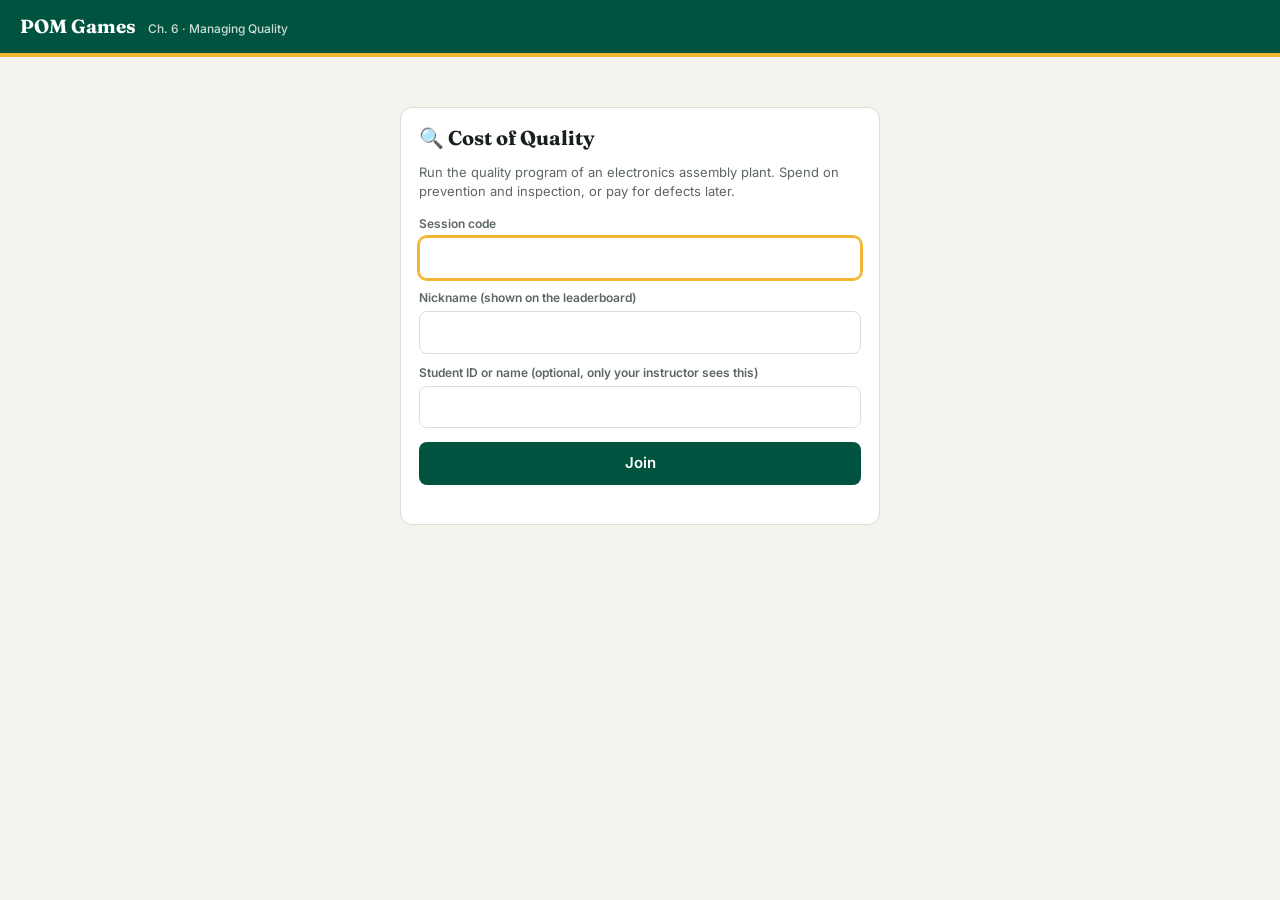
<file: games/quality/index.html>
<!DOCTYPE html>
<html lang="en">
<head>
<meta charset="utf-8">
<script>/* auto-refresh when a newer version is published */
(function(){var V="13";fetch("../../version.txt?"+Date.now(),{cache:"no-store"}).then(function(r){return r.text()}).then(function(v){v=v.trim();if(v&&v!==V){var k="pom_reload_"+v;try{if(sessionStorage.getItem(k))return;sessionStorage.setItem(k,1)}catch(e){}location.reload()}}).catch(function(){})})();</script>
<meta name="viewport" content="width=device-width, initial-scale=1">
<title>Cost of Quality — POM Games</title>
<link rel="preconnect" href="https://fonts.googleapis.com">
<link href="https://fonts.googleapis.com/css2?family=Fraunces:opsz,wght@9..144,600;9..144,700&family=Inter:wght@400;500;600;700&display=swap" rel="stylesheet">
<link rel="stylesheet" href="../../pom.css?v=13">
<script src="../../vendor/supabase.js?v=13"></script>
<script src="../../vendor/chart.umd.min.js?v=13"></script>
<script src="../../config.js?v=13"></script>
<script src="../../pom.js?v=13"></script>
<script src="../../pom-game.js?v=13"></script>
<script src="model.js?v=13"></script>
<style>
  .cls{display:grid;grid-template-columns:1fr 190px;gap:8px;align-items:center;padding:6px 0;border-bottom:1px solid var(--rule)}
  .cls.good select{border-color:var(--good);background:#eef8f1}.cls.bad select{border-color:var(--bad);background:#fbeceb}
  input[type=range]{padding:0}
  .bar{display:flex;height:22px;border-radius:6px;overflow:hidden;margin:6px 0}
  .bar div{height:100%}
</style>
</head>
<body>
<div id="app"></div>
<script>
const P0 = QUAL.DEFAULTS, M = (x, d) => POM.money(x, d || 0);
const COL = { prevention: "#00533e", appraisal: "#3b6fb6", internal: "#d08a00", external: "#b23a2b" };
let X, rows, chart;

POMGame.start({
  game: "quality", chapter: "Ch. 6", topic: "Managing Quality", icon: "🔍", title: "Cost of Quality",
  tagline: "Run the quality program of an electronics assembly plant. Spend on prevention and inspection, or pay for defects later.",
  defaults: P0,
  bots: () => ["SixSigmaSue", "DemingFan", "JuranJr", "KaizenKid"].map((n, i) => ({ nickname: n, summary: { score: 330000 + i * 30000, avg_pct: .08 + i * .01 } })),
  board: { label: "Total cost of quality", lowerBetter: true, fmt: (v) => M(v), cols: [["COQ % of sales", (s) => (s.avg_pct * 100).toFixed(1) + "%"]] },
  run(ctx) { X = ctx; rows = ctx.ev("month"); route(); },
  results: (s) => UI.kpis([["Total cost of quality", M(s.score)], ["Avg COQ as % of sales", (s.avg_pct * 100).toFixed(1) + "%"],
    ["Defect rate: month 1 → last", (s.rate_first * 100).toFixed(1) + "% → " + (s.rate_last * 100).toFixed(1) + "%"], ["Defects that reached customers", POM.fmt(s.escaped)]]) +
    `<div class="goal small">Lower is better. Compare: inspecting every unit with no prevention cost <b>${M(s.bench_inspect)}</b>, and the best simple plan cost <b>${M(s.bench_best)}</b>. ` +
    `Deming's point: you can't inspect quality in; you have to build it in. Prevention takes time to pay off, so inspection buys time while prevention catches up.</div>`
});

function route() {
  if (!X.ev("classify").length) return classify();
  const last = rows[rows.length - 1];
  if (last && needQuiz(last) && !last.quiz_done) return result(last);
  if (rows.length >= X.P.months) return reflect();
  decide();
}
const needQuiz = (r) => r.month <= X.P.quiz_months;

// ---------- 1. classification warm-up ----------
function classify() {
  const items = QUAL.ITEMS.map((it, i) => ({ ...it, i })).sort((a, b) => (a.i * 7919 % 11) - (b.i * 7919 % 11));
  X.el.innerHTML = `<div class="card"><h2>Warm-up: the four costs of quality</h2>
    <p class="small muted">Put each cost in its category (Heizer Ch. 6). You get one check, then the answers are shown.</p>
    ${items.map((it) => `<div class="cls" id="c${it.i}"><span>${it.t}</span><select data-i="${it.i}"><option value="">Choose…</option>${Object.entries(QUAL.CATS).map(([k, v]) => `<option value="${k}">${v}</option>`).join("")}</select></div>`).join("")}
    <button id="bCls" style="margin-top:12px">Check</button> <span class="err" id="eCls"></span>
    <div id="clsNext" class="hidden" style="margin-top:12px"></div></div>`;
  document.getElementById("bCls").onclick = async () => {
    const sel = [...X.el.querySelectorAll("select")];
    if (sel.some((s) => !s.value)) { document.getElementById("eCls").textContent = "Please classify every item."; return; }
    const ans = {}; let ok = 0;
    sel.forEach((s) => { const it = QUAL.ITEMS[+s.dataset.i], good = s.value === it.c; ok += good; ans[s.dataset.i] = s.value;
      const row = document.getElementById("c" + s.dataset.i); row.classList.add(good ? "good" : "bad"); s.disabled = true;
      if (!good) row.querySelector("span").innerHTML += ` <b class="small" style="color:var(--bad)">→ ${QUAL.CATS[it.c]}</b>`; });
    document.getElementById("bCls").disabled = true;
    try { await X.log(0, "classify", { correct: ok, n: sel.length, answers: ans }); } catch (e) { document.getElementById("eCls").textContent = e.message; return; }
    const nx = document.getElementById("clsNext"); nx.classList.remove("hidden");
    nx.innerHTML = `<div class="goal">You got <b>${ok} of ${sel.length}</b> right. Prevention and appraisal are costs you choose to spend. Internal and external failures are what you pay when you don't.</div>
      <button class="gold" id="bGo" style="margin-top:10px">Start running the plant →</button>`;
    document.getElementById("bGo").onclick = brief;
  };
}
function brief() {
  const P = X.P;
  X.el.innerHTML = `<div class="card"><h2>Eagle Electronics: your quality program</h2>
    <p>The plant assembles <b>${POM.fmt(P.units)} units a month</b> (selling price ${M(P.price)}). Right now about <b>${(P.d0 * 100).toFixed(0)}%</b> of units are defective. You run quality for <b>${P.months} months</b>. Your goal is the <b>lowest total cost of quality</b>.</p>
    ${UI.table(["Cost", "What it is", "Cost"], [
      ["Prevention", "Training, supplier programs, design reviews. It lowers the defect rate, but only gradually, and the effect carries over to later months.", `you choose: $0–${M(P.max_prev)}/month`],
      ["Appraisal", `Inspecting finished units. Inspection catches ${Math.round(P.inspect_eff * 100)}% of the defects in the units it checks.`, `${M(P.inspect_cost, 2)} per unit inspected`],
      ["Internal failure", "Rework or scrap for each defect caught before it ships", `${M(P.internal)} per defect`],
      ["External failure", "Warranty, returns and lost customers for each defect that ships", `${M(P.external)} per defect`]])}
    <button class="gold" id="bStart" style="margin-top:12px">Go to month 1 →</button></div>`;
  document.getElementById("bStart").onclick = decide;
}

// ---------- 2. monthly decision ----------
function decide() {
  const P = X.P, m = rows.length + 1, prev = rows[rows.length - 1] || { prevention: 0, inspect: 0 };
  X.el.innerHTML = `<div class="grid2"><div class="card">
    <h2>Month ${m} of ${P.months}</h2>
    <label>Prevention spending this month: <b id="vPrev"></b></label><input type="range" id="sPrev" min="0" max="${P.max_prev}" step="1000" value="${prev.prevention}">
    <label>Share of units inspected: <b id="vIns"></b></label><input type="range" id="sIns" min="0" max="100" step="25" value="${Math.round(prev.inspect * 100)}">
    <p class="small muted" id="vInfo"></p>
    <button id="bRun" class="full">Run month ${m}</button><div class="err" id="eRun"></div></div>
    <div class="card"><h3>So far</h3>${history()}</div></div>`;
  const upd = () => { const p = +sPrev.value, i = +sIns.value / 100;
    vPrev.textContent = M(p); vIns.textContent = Math.round(i * 100) + "%";
    vInfo.textContent = `Planned spending you control: ${M(p + Math.round(P.units * i * P.inspect_cost))} (prevention + inspection). Failure costs depend on how many defects you get.`; };
  const sPrev = document.getElementById("sPrev"), sIns = document.getElementById("sIns"), vPrev = document.getElementById("vPrev"), vIns = document.getElementById("vIns"), vInfo = document.getElementById("vInfo");
  sPrev.oninput = sIns.oninput = upd; upd(); drawChart();
  const t0 = performance.now();
  document.getElementById("bRun").onclick = async () => {
    const Qprev = rows.length ? rows[rows.length - 1].Q : 0, sh = QUAL.shocks(P)[m];
    const r = { month: m, ...QUAL.month(P, { prevention: +sPrev.value, inspect: +sIns.value / 100 }, Qprev, sh), ms: Math.round(performance.now() - t0) };
    r.quiz_done = !needQuiz(r);
    document.getElementById("bRun").disabled = true;
    try { await X.log(m, "month", r); rows.push(r); result(r); }
    catch (e) { document.getElementById("eRun").textContent = e.message; document.getElementById("bRun").disabled = false; }
  };
}

// ---------- 3. results (+ calculation check in early months) ----------
function costTable(r) {
  const c = r.cost;
  return UI.table(["Category", "Calculation", "Cost"], [
    ["Prevention", "your choice", M(c.prevention)],
    ["Appraisal", `${POM.fmt(X.P.units * r.inspect)} units × ${M(X.P.inspect_cost, 2)}`, M(c.appraisal)],
    ["Internal failure", `${POM.fmt(r.caught)} caught × ${M(X.P.internal)}`, M(c.internal)],
    ["External failure", `${POM.fmt(r.escaped)} shipped × ${M(X.P.external)}`, M(c.external)],
    ["<b>Total cost of quality</b>", "", r.quiz_done ? `<b>${M(c.total)}</b>` : "?"]]);
}
function result(r) {
  const P = X.P;
  X.el.innerHTML = `<div class="grid2"><div class="card"><h2>Month ${r.month} results</h2>
    <p>Defect rate <b>${(r.rate * 100).toFixed(2)}%</b> → <b>${POM.fmt(r.defects)}</b> defective units. Inspection caught <b>${POM.fmt(r.caught)}</b>; <b>${POM.fmt(r.escaped)}</b> reached customers.</p>
    ${costTable(r)}<div id="quiz" style="margin-top:12px"></div><div id="after"></div></div>
    <div class="card"><h3>So far</h3>${history()}</div></div>`;
  drawChart();
  const after = () => {
    document.getElementById("after").innerHTML = `<div class="goal small" style="margin-top:10px">Total cost of quality = ${M(r.coq)}, which is <b>${(r.pct_sales * 100).toFixed(1)}% of sales</b> (${M(P.units * P.price)}).</div>
      <button class="gold full" id="bNext" style="margin-top:10px">${r.month >= P.months ? "Finish →" : "Next month →"}</button>`;
    document.getElementById("bNext").onclick = () => r.month >= P.months ? reflect() : decide();
  };
  if (r.quiz_done) return after();
  document.getElementById("quiz").innerHTML = `<p class="small"><b>Your turn:</b> add up this month's costs.</p><div id="qq"></div>`;
  UI.quiz(document.getElementById("qq"), [
    { key: "total", label: "Total cost of quality ($)", truth: r.coq, dec: 0, tol: 0.001 },
    { key: "pct", label: "COQ as % of sales (e.g. 12.5)", truth: r.pct_sales * 100, dec: 1, tol: 0.01 }], async (st) => {
      Object.assign(r, { quiz_done: true, total_tries: st.total.tries, total_ok: st.total.ok, pct_tries: st.pct.tries, pct_ok: st.pct.ok });
      try { await X.log(r.month, "month", r); } catch (e) {}
      document.querySelector("#gMain table tr:last-child td:last-child").innerHTML = `<b>${M(r.coq)}</b>`; drawChart(); after();
    });
}
function history() {
  return `<div style="height:220px"><canvas id="cHist"></canvas></div>` + (rows.length ? UI.table(["Mo", "Prev.", "Insp.", "Defect %", "COQ"],
    rows.map((r) => [r.month, M(r.prevention), Math.round(r.inspect * 100) + "%", (r.rate * 100).toFixed(1) + "%", r.quiz_done ? M(r.coq) : "?"])) : `<p class="small muted">No months yet.</p>`);
}
function drawChart() {
  const el = document.getElementById("cHist"); if (!el) return;
  const done = rows.filter((r) => r.quiz_done);
  if (chart) chart.destroy();
  chart = new Chart(el, { type: "bar", data: { labels: done.map((r) => "M" + r.month),
    datasets: Object.keys(COL).map((k) => ({ label: QUAL.CATS[k], data: done.map((r) => r.cost[k]), backgroundColor: COL[k], stack: "c" })) },
    options: { maintainAspectRatio: false, animation: false, plugins: { legend: { position: "bottom", labels: { boxWidth: 12 } } }, scales: { y: { ticks: { callback: (v) => "$" + v / 1000 + "k" } } } } });
}

// ---------- 4. reflection & finish ----------
function reflect() {
  X.el.innerHTML = `<div class="card" style="max-width:640px;margin:20px auto"><h2>Before you see the results</h2>
    <p>In one or two sentences: <b>how did you split your money between prevention and inspection over time, and why?</b></p>
    <textarea id="refl" rows="4" maxlength="1500"></textarea><button id="bFin" class="full" style="margin-top:12px">Finish and see results</button><div class="err" id="eFin"></div></div>`;
  document.getElementById("bFin").onclick = async () => {
    const P = X.P, b = QUAL.benchmarks(P), bv = Object.values(b);
    const s = { score: rows.reduce((t, r) => t + r.coq, 0), avg_pct: rows.reduce((t, r) => t + r.pct_sales, 0) / rows.length,
      rate_first: rows[0].rate, rate_last: rows[rows.length - 1].rate, escaped: rows.reduce((t, r) => t + r.escaped, 0),
      total_prev: rows.reduce((t, r) => t + r.prevention, 0), avg_inspect: rows.reduce((t, r) => t + r.inspect, 0) / rows.length,
      classify: (X.ev("classify")[0] || {}).correct, bench_inspect: bv[0], bench_best: bv[2] };
    try { await X.log(0, "reflection", { text: document.getElementById("refl").value.trim().slice(0, 1500) }); await X.finish(s); }
    catch (e) { document.getElementById("eFin").textContent = e.message; }
  };
}
</script>
</body>
</html>
</file>
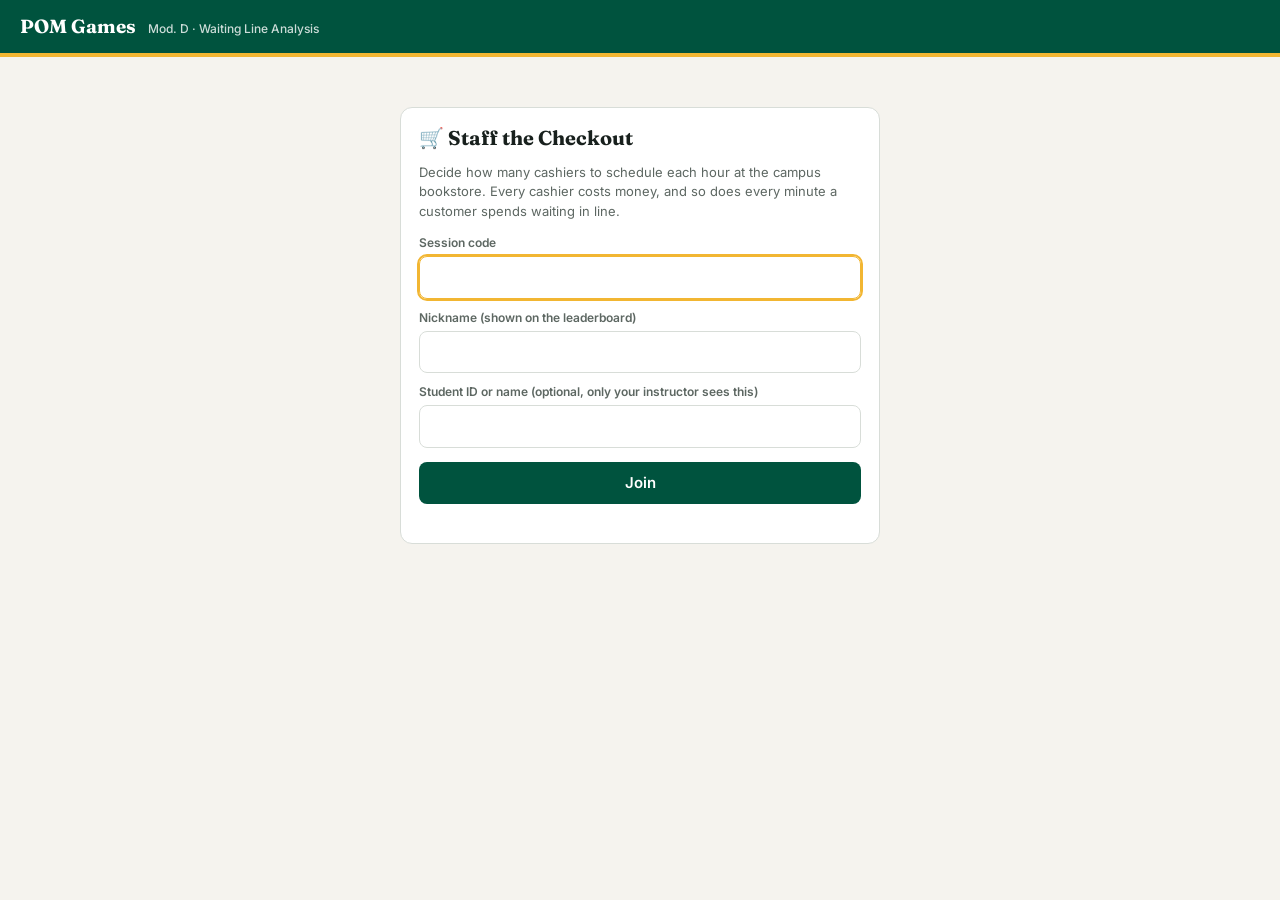
<file: games/queues/index.html>
<!DOCTYPE html>
<html lang="en">
<head>
<meta charset="utf-8">
<script>/* auto-refresh when a newer version is published */
(function(){var V="13";fetch("../../version.txt?"+Date.now(),{cache:"no-store"}).then(function(r){return r.text()}).then(function(v){v=v.trim();if(v&&v!==V){var k="pom_reload_"+v;try{if(sessionStorage.getItem(k))return;sessionStorage.setItem(k,1)}catch(e){}location.reload()}}).catch(function(){})})();</script>
<meta name="viewport" content="width=device-width, initial-scale=1">
<title>Staff the Checkout — POM Games</title>
<link rel="preconnect" href="https://fonts.googleapis.com">
<link href="https://fonts.googleapis.com/css2?family=Fraunces:opsz,wght@9..144,600;9..144,700&family=Inter:wght@400;500;600;700&display=swap" rel="stylesheet">
<link rel="stylesheet" href="../../pom.css?v=13">
<script src="../../vendor/supabase.js?v=13"></script>
<script src="../../vendor/chart.umd.min.js?v=13"></script>
<script src="../../config.js?v=13"></script>
<script src="../../pom.js?v=13"></script>
<script src="../../pom-game.js?v=13"></script>
<script src="model.js?v=13"></script>
<style>
  .people{font-size:22px;letter-spacing:2px;min-height:34px;word-break:break-all}
  .srv{display:flex;gap:8px;flex-wrap:wrap;margin:8px 0}.srv button{min-width:44px}.srv button.sel{outline:3px solid var(--gold)}
</style>
</head>
<body>
<div id="app"></div>
<script>
let X, rows, t0;
const M = (v, d) => v == null ? "∞" : POM.money(v, d == null ? 2 : d), mins = (h) => h == null ? "∞" : (h * 60).toFixed(1) + " min";
const hourLabel = (k) => { const h = X.P.start_hour + k; return `${((h + 11) % 12) + 1}:00 ${h < 12 ? "am" : "pm"}`; };

POMGame.start({
  game: "queues", chapter: "Mod. D", topic: "Waiting Line Analysis", icon: "🛒", title: "Staff the Checkout",
  tagline: "Decide how many cashiers to schedule each hour at the campus bookstore. Every cashier costs money, and so does every minute a customer spends waiting in line.",
  defaults: QUEUE.DEFAULTS,
  bots: () => ["LittlesLaw", "QueueQueen", "ErlangEd", "PoissonPat"].map((n, i) => ({ nickname: n, summary: { score: 525 + i * 30, avg_rho: .6 + i * .03 } })),
  board: { label: "Total cost for the day", lowerBetter: true, fmt: (v) => M(v), cols: [["Avg utilization", (s) => Math.round(s.avg_rho * 100) + "%"]] },
  run(ctx) { X = ctx; rows = ctx.ev("hour"); route(); },
  results: (s) => UI.kpis([["Your total cost", M(s.score)], ["Lowest possible", M(s.best)], ["Hours staffed optimally", `${s.optimal_hours} / ${s.hours}`], ["Your average utilization", Math.round(s.avg_rho * 100) + "%"], ["Average wait in line", mins(s.avg_wq)]]) +
    `<div class="goal small">The best staffing balances the <b>cost of service</b> (cashier wages) against the <b>cost of waiting</b> (customers' time in line). Running cashiers near 100% busy looks efficient, but the line grows very fast as utilization approaches 100%. Notice that the best utilization was <b>not</b> the same every hour. With more customers and more cashiers, you can run busier without long lines, because several cashiers serving one line pool their capacity.</div>`
});

function route() {
  if (X.P.quiz && !X.ev("quiz").length) return quiz();
  if (rows.length >= X.P.rates.length) return reflect();
  hour();
}
function quiz() {
  const P = X.P, l = P.rates[0], q = QUEUE.mms(l, P.mu, 1);
  X.el.innerHTML = `<div class="card"><h2>The bookstore checkout</h2>
    <p>Customers arrive at random (Poisson) and each cashier serves on average <b>μ = ${P.mu} customers an hour</b> (exponential service times). Everyone waits in <b>one line</b> for the next free cashier. A cashier costs <b>${M(P.wage, 0)}/hour</b>. Management values a customer's time in line at <b>${M(P.wait_cost, 0)}/hour</b>.</p>
    <h3>Warm-up: at ${hourLabel(0)}, λ = ${l} customers/hour and there is 1 cashier (M/M/1)</h3>
    <p class="small"><span class="formula">ρ = λ ÷ μ</span> <span class="formula">Lq = λ² ÷ [μ(μ − λ)]</span> <span class="formula">Wq = λ ÷ [μ(μ − λ)]</span> (hours; × 60 for minutes)</p>
    <div id="qq"></div><div id="after"></div></div>`;
  UI.quiz(document.getElementById("qq"), [{ key: "rho", label: "Utilization ρ (e.g. 0.75)", truth: q.rho, dec: 3, tol: 0.005 },
    { key: "lq", label: "Lq: average number waiting in line (2 decimals)", truth: q.Lq, dec: 2, tol: 0.005 },
    { key: "wq", label: "Wq: average wait in line (minutes, 1 decimal)", truth: q.Wq * 60, dec: 1, tol: 0.01 }], async (st) => {
      try { await X.log(0, "quiz", Object.fromEntries(Object.entries(st).flatMap(([k, v]) => [[k + "_tries", v.tries], [k + "_ok", v.ok], [k + "_answers", v.answers]]))); } catch (e) {}
      document.getElementById("after").innerHTML = `<div class="goal small" style="margin-top:10px">ρ = ${l}/${P.mu} = ${q.rho.toFixed(3)}; Lq = ${l}² ÷ (${P.mu} × ${P.mu - l}) = ${q.Lq.toFixed(2)} customers; Wq = ${(q.Wq * 60).toFixed(1)} minutes.
        Now schedule the whole day. For several cashiers (M/M/s) the formulas are longer, so the game calculates them for you once you decide.</div>
        <button class="gold" id="bGo" style="margin-top:10px">Schedule the day →</button>`;
      document.getElementById("bGo").onclick = hour;
    });
}
function hour() {
  const P = X.P, k = rows.length, l = P.rates[k]; let s = null; t0 = performance.now();
  X.el.innerHTML = `<div class="grid2"><div class="card"><h2>${hourLabel(k)} – ${hourLabel(k + 1)}</h2>
    <p>Forecast: <b>λ = ${l} customers an hour</b> (each cashier serves μ = ${P.mu}/hour).</p>
    <div class="people">${"🧍".repeat(Math.min(30, Math.round(l / 4)))}</div>
    <label>How many cashiers?</label><div class="srv">${Array.from({ length: P.max_s }, (_, i) => `<button class="ghost" data-s="${i + 1}">${i + 1}</button>`).join("")}</div>
    <div id="pv" class="small muted">Pick a number to see the expected cost of service. The waiting results appear after the hour.</div>
    <button id="bH" class="full" disabled style="margin-top:10px">Open the registers</button><div class="err" id="eH"></div></div>
    <div class="card"><h3>Your day so far</h3>${rows.length ? UI.table(["Hour", "Arrivals/hr", "Cashiers", "Utilization", "Wait in line", "Cost"], rows.map((r) => [hourLabel(r.hour - 1), r.lambda, r.s, Math.round(r.rho * 100) + "%", mins(r.Wq), M(r.total)])) +
      `<p><b>Total so far: ${M(rows.reduce((t, r) => t + r.total, 0))}</b></p>` : `<p class="small muted">No hours yet.</p>`}<div style="height:200px"><canvas id="cQ"></canvas></div></div></div>`;
  if (rows.length) new Chart(document.getElementById("cQ"), { type: "bar", data: { labels: rows.map((r) => hourLabel(r.hour - 1)), datasets: [
    { label: "Cashier wages", data: rows.map((r) => r.service), backgroundColor: "#00533e", stack: "c" }, { label: "Waiting cost", data: rows.map((r) => r.waiting), backgroundColor: "#d08a00", stack: "c" }] },
    options: { maintainAspectRatio: false, animation: false, plugins: { legend: { position: "bottom", labels: { boxWidth: 12 } } } } });
  X.el.querySelectorAll("[data-s]").forEach((b) => b.onclick = () => {
    s = +b.dataset.s; X.el.querySelectorAll("[data-s]").forEach((x) => x.classList.toggle("sel", x === b));
    const rho = l / (s * P.mu), ok = rho < 1;
    document.getElementById("pv").innerHTML = ok ? `Utilization ρ = λ ÷ (s·μ) = ${l} ÷ ${s * P.mu} = <b>${Math.round(rho * 100)}%</b>. Wages: ${M(s * P.wage, 0)}.`
      : `<b style="color:var(--bad)">ρ = ${(rho * 100).toFixed(0)}% ≥ 100%: customers arrive faster than ${s} cashier${s > 1 ? "s" : ""} can serve them, so the line would grow without limit. Add cashiers.</b>`;
    document.getElementById("bH").disabled = !ok;
  });
  document.getElementById("bH").onclick = async () => {
    const c = QUEUE.hourCost(P, l, s), b = QUEUE.best(P, l);
    const row = { hour: k + 1, lambda: l, s, rho: c.rho, Lq: c.Lq, L: c.L, Wq: c.Wq, W: c.W, Pwait: c.Pwait, service: c.service, waiting: c.waiting, total: c.total, best_s: b.s, best_total: b.total, ms: Math.round(performance.now() - t0) };
    document.getElementById("bH").disabled = true;
    try { await X.log(k + 1, "hour", row); rows.push(row); } catch (e) { document.getElementById("eH").textContent = e.message; document.getElementById("bH").disabled = false; return; }
    X.el.innerHTML = `<div class="card"><h2>${hourLabel(k)}: results with ${s} cashier${s > 1 ? "s" : ""}</h2>
      ${UI.kpis([["Utilization", Math.round(c.rho * 100) + "%"], ["Avg. number in line (Lq)", c.Lq.toFixed(2)], ["Avg. wait in line (Wq)", mins(c.Wq)], ["Chance a customer waits", Math.round(c.Pwait * 100) + "%"], ["Cost this hour", M(c.total)]])}
      ${UI.table(["Cashiers", "Utilization", "Wait in line", "Wages", "Waiting cost", "Total"], Array.from({ length: P.max_s }, (_, i) => QUEUE.hourCost(P, l, i + 1)).filter((h) => h.stable).slice(0, 4).map((h) =>
        [h.s === s ? `<b>${h.s} (you)</b>` : h.s, Math.round(h.rho * 100) + "%", mins(h.Wq), M(h.service), M(h.waiting), h.s === b.s ? `<b>${M(h.total)} ✔ best</b>` : M(h.total)]))}
      <div class="goal small" style="margin-top:10px">${s === b.s ? "🏆 Optimal staffing for this hour." : `The cheapest choice was ${b.s} cashier${b.s > 1 ? "s" : ""}: you spent ${M(c.total - b.total)} more.`} Waiting cost = Lq × ${M(P.wait_cost, 0)}/hour.</div>
      <button class="gold" id="bN" style="margin-top:10px">${k + 1 >= P.rates.length ? "Finish →" : "Next hour →"}</button></div>`;
    document.getElementById("bN").onclick = route;
  };
}
function reflect() {
  X.el.innerHTML = `<div class="card" style="max-width:640px;margin:20px auto"><h2>Before you see the results</h2>
    <p>How did you decide how many cashiers to schedule? Did you aim for a certain utilization?</p><textarea id="refl" rows="4" maxlength="1500"></textarea>
    <button id="bFin" class="full" style="margin-top:12px">Finish and see results</button><div class="err" id="eFin"></div></div>`;
  document.getElementById("bFin").onclick = async () => {
    const n = rows.length, s = { score: +rows.reduce((t, r) => t + r.total, 0).toFixed(2), best: +rows.reduce((t, r) => t + r.best_total, 0).toFixed(2), hours: n,
      optimal_hours: rows.filter((r) => r.s === r.best_s).length, over: rows.filter((r) => r.s > r.best_s).length, under: rows.filter((r) => r.s < r.best_s).length,
      avg_rho: rows.reduce((t, r) => t + r.rho, 0) / n, avg_wq: rows.reduce((t, r) => t + r.Wq, 0) / n };
    try { await X.log(0, "reflection", { text: document.getElementById("refl").value.trim().slice(0, 1500) }); await X.finish(s); }
    catch (e) { document.getElementById("eFin").textContent = e.message; }
  };
}
</script>
</body>
</html>
</file>
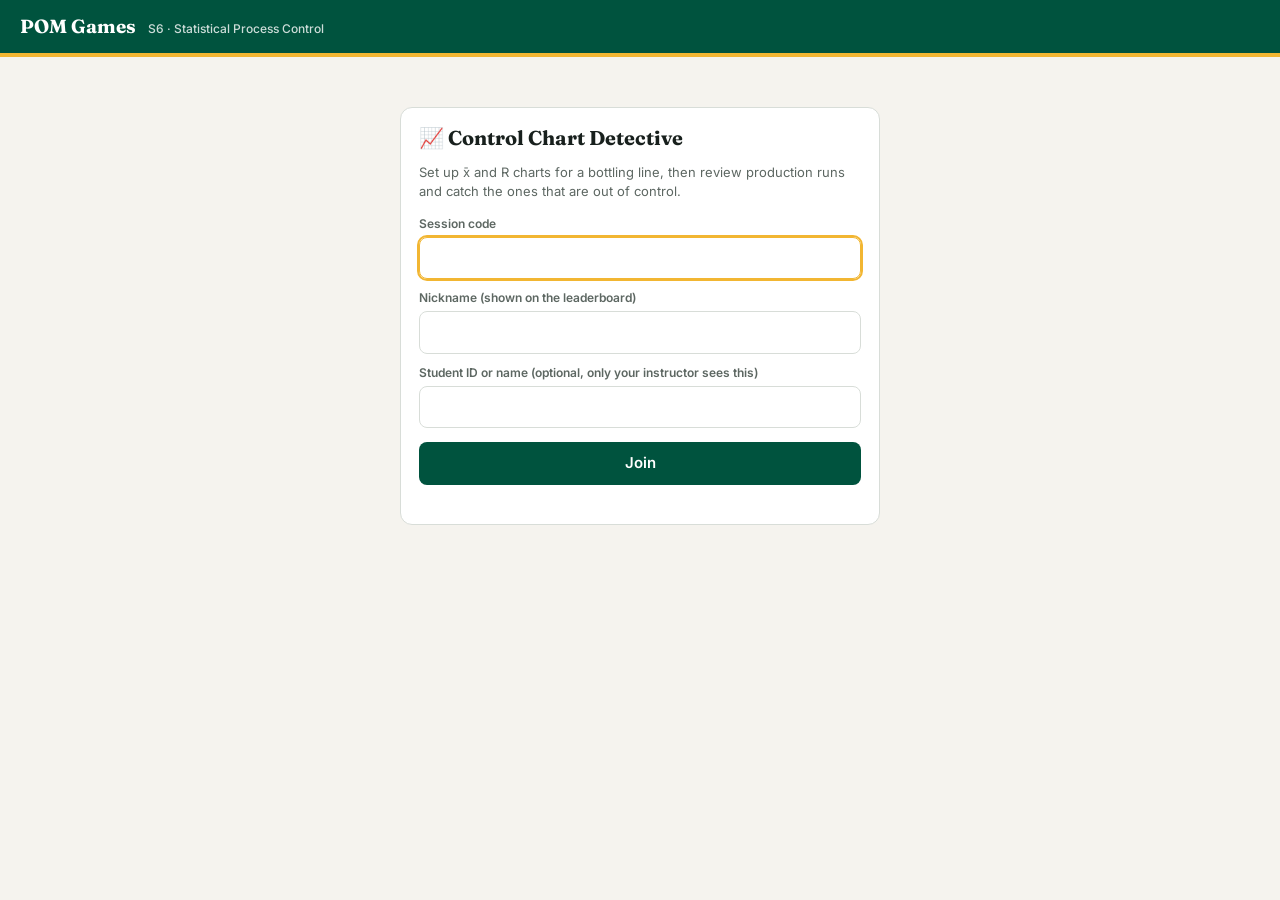
<file: games/spc/index.html>
<!DOCTYPE html>
<html lang="en">
<head>
<meta charset="utf-8">
<script>/* auto-refresh when a newer version is published */
(function(){var V="13";fetch("../../version.txt?"+Date.now(),{cache:"no-store"}).then(function(r){return r.text()}).then(function(v){v=v.trim();if(v&&v!==V){var k="pom_reload_"+v;try{if(sessionStorage.getItem(k))return;sessionStorage.setItem(k,1)}catch(e){}location.reload()}}).catch(function(){})})();</script>
<meta name="viewport" content="width=device-width, initial-scale=1">
<title>Control Chart Detective — POM Games</title>
<link rel="preconnect" href="https://fonts.googleapis.com">
<link href="https://fonts.googleapis.com/css2?family=Fraunces:opsz,wght@9..144,600;9..144,700&family=Inter:wght@400;500;600;700&display=swap" rel="stylesheet">
<link rel="stylesheet" href="../../pom.css?v=13">
<script src="../../vendor/supabase.js?v=13"></script>
<script src="../../vendor/chart.umd.min.js?v=13"></script>
<script src="../../config.js?v=13"></script>
<script src="../../pom.js?v=13"></script>
<script src="../../pom-game.js?v=13"></script>
<script src="model.js?v=13"></script>
<style>
  .verdict{display:flex;gap:8px;flex-wrap:wrap;margin:8px 0}
  .verdict button.sel{outline:3px solid var(--gold)}
  .fb{padding:10px 14px;border-radius:8px;margin-top:10px}
  .fb.good{background:#eef8f1;border:1px solid var(--good)} .fb.bad{background:#fbeceb;border:1px solid var(--bad)}
</style>
</head>
<body>
<div id="app"></div>
<script>
let X, G, answers, cx, cr;
const f2 = (x) => Number(x).toFixed(2);

POMGame.start({
  game: "spc", chapter: "S6", topic: "Statistical Process Control", icon: "📈", title: "Control Chart Detective",
  tagline: "Set up x̄ and R charts for a bottling line, then review production runs and catch the ones that are out of control.",
  defaults: SPC.DEFAULTS,
  bots: () => ["ShewhartSays", "SigmaSleuth", "RunRider", "UCLyde"].map((n, i) => ({ nickname: n, summary: { score: 30 - i * 3, false_alarms: i % 2, misses: i } })),
  board: { label: "Detective score", fmt: (v) => v, cols: [["False alarms", (s) => s.false_alarms], ["Missed problems", (s) => s.misses]] },
  run(ctx) { X = ctx; G = SPC.charts(ctx.P); answers = ctx.ev("chart"); route(); },
  results: (s) => UI.kpis([["Detective score", `${s.score} / ${s.max}`], ["Verdicts right", `${s.verdicts} / ${s.n}`], ["False alarms", s.false_alarms], ["Missed problems", s.misses]]) +
    `<div class="goal small">A <b>false alarm</b> (Type I error) means stopping a process that was fine. A <b>miss</b> (Type II error) means letting a process that has gone wrong keep running. Control limits at ±3σ keep false alarms rare. The run and trend rules help catch small shifts before a point ever crosses a limit.</div>`
});

function route() {
  if (X.P.quiz && !X.ev("limits").length) return limits();
  if (answers.length >= G.charts.length) return reflect();
  chart(answers.length);
}

// ---------- 1. compute the limits ----------
function limits() {
  const L = G.L, P = X.P;
  X.el.innerHTML = `<div class="card"><h2>Step 1: set up the control charts</h2>
    <p>A bottling line fills ${P.target} ml bottles. Every hour, an inspector weighs <b>n = ${P.n}</b> bottles and records the sample mean and the sample range. Here are the first 20 samples, taken when the process was known to be running well:</p>
    <div class="scroll">${UI.table(["Sample", ...L.samples.map((_, i) => i + 1)], [["x̄", ...L.samples.map((s) => s.mean.toFixed(1))], ["R", ...L.samples.map((s) => s.range.toFixed(1))]])}</div>
    <p style="margin-top:12px">Average of the means <b>x̿ = ${f2(L.xbb)}</b> ml. Average range <b>R̄ = ${f2(L.rbar)}</b> ml. For n = 5, Heizer's Table S6.1 gives <b>A₂ = ${SPC.A2}</b>, <b>D₃ = ${SPC.D3}</b> and <b>D₄ = ${SPC.D4}</b>.</p>
    <p class="small"><span class="formula">UCL(x̄) = x̿ + A₂·R̄</span> <span class="formula">LCL(x̄) = x̿ − A₂·R̄</span> <span class="formula">UCL(R) = D₄·R̄</span> <span class="formula">LCL(R) = D₃·R̄</span></p>
    <div id="qq"></div><div id="after"></div></div>`;
  UI.quiz(document.getElementById("qq"), [
    { key: "ucl", label: "UCL for x̄ (ml, 2 decimals)", truth: L.ucl, dec: 2, tol: 0.0005 },
    { key: "lcl", label: "LCL for x̄ (ml, 2 decimals)", truth: L.lcl, dec: 2, tol: 0.0005 },
    { key: "uclr", label: "UCL for R (ml, 2 decimals)", truth: L.uclr, dec: 2, tol: 0.005 }], async (st) => {
      try { await X.log(0, "limits", Object.fromEntries(Object.entries(st).flatMap(([k, v]) => [[k + "_tries", v.tries], [k + "_ok", v.ok], [k + "_answers", v.answers]]))); } catch (e) {}
      document.getElementById("after").innerHTML = `<div class="goal small" style="margin-top:10px">Your charts: x̄ from <b>${f2(L.lcl)}</b> to <b>${f2(L.ucl)}</b> ml; R from <b>0</b> to <b>${f2(L.uclr)}</b> ml. Now use them to review the production runs.</div>
        <button class="gold" id="bGo" style="margin-top:10px">Review production runs →</button>`;
      document.getElementById("bGo").onclick = () => chart(0);
    });
}

// ---------- 2. review each run ----------
function lineDs(label, v, n, color, dash) { return { label, data: Array(n).fill(v), borderColor: color, borderDash: dash || [6, 4], pointRadius: 0, borderWidth: 1.5, fill: false }; }
function chart(i) {
  const c = G.charts[i], L = G.L, n = c.pts.length, labels = c.pts.map((_, k) => k + 1);
  let sel = null, verdict = null; const t0 = performance.now();
  X.el.innerHTML = `<div class="card"><div style="display:flex;justify-content:space-between;flex-wrap:wrap;gap:8px"><h2>Production run ${i + 1} of ${G.charts.length}</h2><span class="small muted">Click a point to mark the first sample that signals a problem.</span></div>
    <div style="height:280px"><canvas id="cX"></canvas></div><div style="height:150px;margin-top:6px"><canvas id="cR"></canvas></div>
    <div class="verdict"><button class="ghost" id="vIn">✔ In control</button><button class="ghost" id="vOut">⚠ Out of control</button></div>
    <div id="outBox" class="hidden"><label>What pattern do you see?</label><select id="pat"><option value="">Choose…</option>${Object.entries(SPC.PATTERNS).filter(([k]) => k !== "none").map(([k, v]) => `<option value="${k}">${v}</option>`).join("")}</select>
      <p class="small">First sample that signals the problem: <b id="selPt">click a point on either chart</b></p></div>
    <button id="bSub" disabled>Submit</button><div class="err" id="eSub"></div><div id="fb"></div></div>`;
  const pick = (k) => { sel = k + 1; document.getElementById("selPt").textContent = "#" + sel; paint(); ready(); };
  const ptColors = (arr) => arr.map((p, k) => k + 1 === sel ? "#f2b632" : "#00533e");
  const opts = (yTitle) => ({ maintainAspectRatio: false, animation: false, plugins: { legend: { display: false } }, onClick: (e, els) => { if (els.length && verdict === "out") pick(els[0].index); },
    scales: { y: { title: { display: true, text: yTitle } } } });
  cx && cx.destroy(); cr && cr.destroy();
  cx = new Chart(document.getElementById("cX"), { type: "line", data: { labels, datasets: [
    { label: "x̄", data: c.pts.map((p) => p.mean), borderColor: "#00533e", pointRadius: 5, pointHoverRadius: 8, pointBackgroundColor: ptColors(c.pts, "mean", L.lcl, L.ucl) },
    lineDs("UCL", L.ucl, n, "#b23a2b"), lineDs("CL", L.xbb, n, "#5d6762", [2, 2]), lineDs("LCL", L.lcl, n, "#b23a2b")] }, options: opts("x̄ (ml)") });
  cr = new Chart(document.getElementById("cR"), { type: "line", data: { labels, datasets: [
    { label: "R", data: c.pts.map((p) => p.range), borderColor: "#3b6fb6", pointRadius: 4, pointBackgroundColor: ptColors(c.pts, "range", -1, L.uclr) },
    lineDs("UCL", L.uclr, n, "#b23a2b"), lineDs("CL", L.rbar, n, "#5d6762", [2, 2])] }, options: opts("R (ml)") });
  const paint = () => { cx.data.datasets[0].pointBackgroundColor = ptColors(c.pts, "mean", L.lcl, L.ucl); cr.data.datasets[0].pointBackgroundColor = ptColors(c.pts, "range", -1, L.uclr); cx.update(); cr.update(); };
  const ready = () => { document.getElementById("bSub").disabled = !(verdict === "in" || (verdict === "out" && document.getElementById("pat").value && sel)); };
  const setV = (v) => { verdict = v; document.getElementById("vIn").classList.toggle("sel", v === "in"); document.getElementById("vOut").classList.toggle("sel", v === "out");
    document.getElementById("outBox").classList.toggle("hidden", v !== "out"); if (v === "in") { sel = null; paint(); } ready(); };
  document.getElementById("vIn").onclick = () => setV("in"); document.getElementById("vOut").onclick = () => setV("out");
  document.getElementById("pat").onchange = ready;
  document.getElementById("bSub").onclick = async () => {
    const ans = { verdict, pattern: verdict === "out" ? document.getElementById("pat").value : "none", point: verdict === "out" ? sel : null };
    const g = SPC.grade(c, ans), row = { chart: i + 1, type: c.type, signal_at: c.signal ? c.signal.at : null, ...ans, ...g, ms: Math.round(performance.now() - t0) };
    document.getElementById("bSub").disabled = true;
    try { await X.log(i + 1, "chart", row); answers.push(row); } catch (e) { document.getElementById("eSub").textContent = e.message; document.getElementById("bSub").disabled = false; return; }
    X.el.querySelectorAll(".verdict button, select").forEach((b) => b.disabled = true);
    const truth = c.type === "none" ? "This run was <b>in control</b>: only random (natural) variation." :
      `This run was <b>out of control</b>: ${SPC.PATTERNS[c.type].toLowerCase()}, first signaled at <b>sample #${c.signal.at}</b>${c.type === "spread" ? " on the R chart" : ""}.`;
    const msg = g.false_alarm ? "That's a <b>false alarm</b>: you would have stopped a process that was fine." : g.miss ? "That's a <b>miss</b>: the process had a problem." : g.points === 4 ? "Exactly right!" : "Right verdict." + (!g.pattern_ok ? " Check the pattern." : "") + (!g.point_ok ? " Check where it starts." : "");
    document.getElementById("fb").innerHTML = `<div class="fb ${g.verdict_ok ? "good" : "bad"}">${msg} ${truth} <b>+${g.points}</b> points.</div>
      <button class="gold" id="bNext" style="margin-top:10px">${i + 1 >= G.charts.length ? "Finish →" : "Next run →"}</button>`;
    if (c.signal) { sel = c.signal.at; paint(); }
    document.getElementById("bNext").onclick = () => route();
  };
}

// ---------- 3. finish ----------
function reflect() {
  X.el.innerHTML = `<div class="card" style="max-width:640px;margin:20px auto"><h2>Before you see the results</h2>
    <p>Which kind of problem was hardest to spot, and why?</p><textarea id="refl" rows="4" maxlength="1500"></textarea>
    <button id="bFin" class="full" style="margin-top:12px">Finish and see results</button><div class="err" id="eFin"></div></div>`;
  document.getElementById("bFin").onclick = async () => {
    const lim = X.ev("limits")[0] || {};
    const s = { score: answers.reduce((t, a) => t + a.points, 0), max: answers.length * 4, n: answers.length, verdicts: answers.filter((a) => a.verdict_ok).length,
      false_alarms: answers.filter((a) => a.false_alarm).length, misses: answers.filter((a) => a.miss).length,
      limits_first_try: ["ucl", "lcl", "uclr"].filter((k) => lim[k + "_tries"] === 1 && lim[k + "_ok"]).length };
    try { await X.log(0, "reflection", { text: document.getElementById("refl").value.trim().slice(0, 1500) }); await X.finish(s); }
    catch (e) { document.getElementById("eFin").textContent = e.message; }
  };
}
</script>
</body>
</html>
</file>
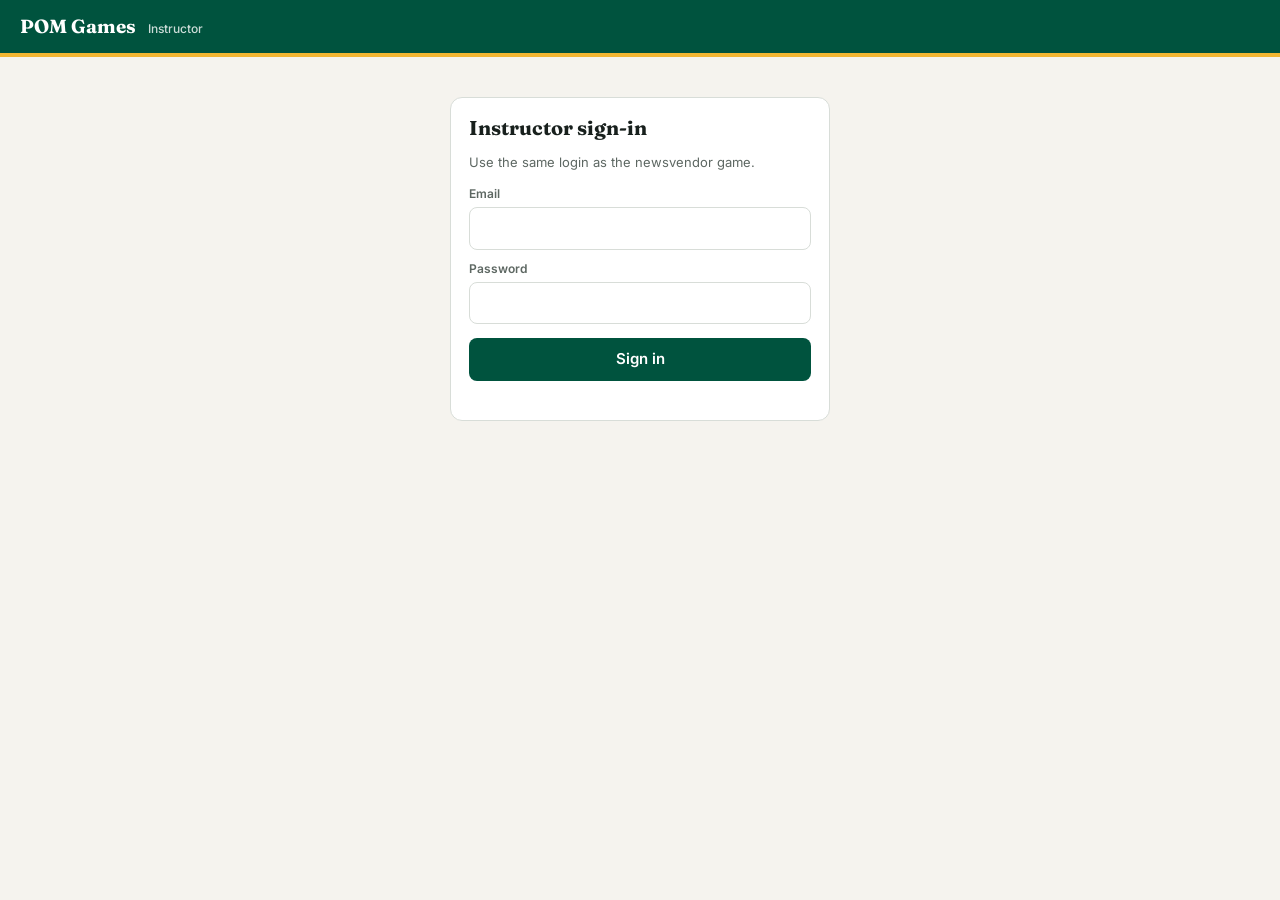
<file: admin.html>
<!DOCTYPE html>
<html lang="en">
<head>
<meta charset="utf-8">
<script>/* auto-refresh when a newer version is published */
(function(){var V="13";fetch("version.txt?"+Date.now(),{cache:"no-store"}).then(function(r){return r.text()}).then(function(v){v=v.trim();if(v&&v!==V){var k="pom_reload_"+v;try{if(sessionStorage.getItem(k))return;sessionStorage.setItem(k,1)}catch(e){}location.reload()}}).catch(function(){})})();</script>
<meta name="viewport" content="width=device-width, initial-scale=1">
<title>POM Games — Instructor</title>
<link rel="preconnect" href="https://fonts.googleapis.com">
<link href="https://fonts.googleapis.com/css2?family=Fraunces:opsz,wght@9..144,600;9..144,700&family=Inter:wght@400;500;600;700&display=swap" rel="stylesheet">
<link rel="stylesheet" href="pom.css?v=13">
<script src="vendor/supabase.js?v=13"></script>
<script src="vendor/chart.umd.min.js?v=13"></script>
<script src="config.js?v=13"></script>
<script src="pom.js?v=13"></script>
<script src="games.js?v=13"></script>
<script src="dashkit.js?v=13"></script>
<!-- one model + dashboard per live game, from the catalogue -->
<script>window.POM_CATALOG.filter(g => g.status === "live").forEach(g =>
  document.write(`<script src="games/${g.key}/model.js?v=13"><\/script><script src="games/${g.key}/dashboard.js?v=13"><\/script>`));</script>
<style>
  .layout{display:grid;grid-template-columns:310px 1fr;gap:18px;max-width:1400px;margin:0 auto;padding:18px}
  @media (max-width:900px){.layout{grid-template-columns:1fr}}
  .sess{padding:9px 10px;border-radius:8px;cursor:pointer;border:1px solid transparent;margin-bottom:4px}
  .sess:hover{background:var(--soft)} .sess.active{background:var(--soft);border-color:var(--rule)}
  .sess .code{font-weight:700;font-family:ui-monospace,Menlo,monospace}
  .toolbar{display:flex;flex-wrap:wrap;gap:8px;align-items:center;margin-bottom:12px}
  .link{font-family:ui-monospace,Menlo,monospace;font-size:13px;word-break:break-all;background:var(--soft);padding:8px 10px;border-radius:8px}
  .joinbox{display:flex;gap:16px;align-items:center;flex-wrap:wrap}
  .joinbox img{width:150px;height:150px;border:1px solid var(--rule);border-radius:8px;background:#fff}
  .bigcode{font-family:"Fraunces",Georgia,serif;font-size:40px;font-weight:700;letter-spacing:2px;color:var(--green)}
  .row2{display:grid;grid-template-columns:1fr 1fr;gap:8px}
</style>
</head>
<body>
<div class="topbar"><a class="brand" href="./">POM Games <small>Instructor</small></a>
  <span class="who"><span id="who"></span> <button id="btnOut" class="ghost sm hidden" style="color:#fff;border-color:#fff8">Sign out</button></span></div>
<div id="demoBanner" class="demo hidden" style="margin:12px 18px 0">Demo mode: each session shows a simulated class. Add your Supabase keys in <code>config.js</code> to use real data.</div>

<section id="sLogin" class="card hidden" style="max-width:380px;margin:40px auto">
  <h2>Instructor sign-in</h2>
  <p class="small muted">Use the same login as the newsvendor game.</p>
  <label for="email">Email</label><input id="email" type="email" autocomplete="username">
  <label for="pw">Password</label><input id="pw" type="password" autocomplete="current-password">
  <button id="btnLogin" class="full" style="margin-top:14px">Sign in</button>
  <div class="err" id="loginErr"></div>
</section>

<div id="sApp" class="layout hidden">
  <aside>
    <div class="card">
      <h2>New session</h2>
      <label for="nGame">Game</label><select id="nGame"></select>
      <label for="nTitle">Title</label><input id="nTitle">
      <label for="nCode">Code students type</label><input id="nCode" style="text-transform:uppercase">
      <div id="nParams"></div>
      <button id="btnCreate" class="full" style="margin-top:12px">Create session</button>
      <div class="err" id="createErr"></div>
    </div>
    <div class="card">
      <h2>Sessions</h2>
      <select id="fGame" style="margin-bottom:8px"></select>
      <div id="sessList"></div>
    </div>
  </aside>
  <main>
    <div id="empty" class="card"><h2>Pick or create a session</h2><p class="muted">Each session is one class run of one game. Students join with its code.</p></div>
    <div id="view" class="hidden">
      <div class="card">
        <div class="toolbar">
          <h2 style="margin:0;flex:1" id="vTitle"></h2>
          <label style="display:flex;gap:6px;align-items:center;margin:0;font-size:13px;color:var(--ink)"><input type="checkbox" id="live" style="width:auto" checked> Live (5 s)</label>
          <button class="ghost sm" id="btnRefresh">Refresh</button>
          <button class="ghost sm" id="btnToggle"></button>
          <button class="ghost sm" id="btnCsvE">Export events CSV</button>
          <button class="ghost sm" id="btnCsvP">Export students CSV</button>
          <button class="danger sm" id="btnDel">Delete</button>
        </div>
        <div class="joinbox">
          <div><div class="small muted">Session code</div><div class="bigcode" id="vCode"></div></div>
          <img id="qr" alt="QR code for the student link">
          <div style="flex:1;min-width:240px"><div class="small muted">Student link</div><div class="link" id="vLink"></div>
            <button class="ghost sm" id="btnCopy" style="margin-top:6px">Copy link</button> <span class="small muted" id="vParams"></span></div>
        </div>
      </div>
      <div id="dash"></div>
    </div>
  </main>
</div>

<script>
const $ = POM.$, DEMO = POM.DEMO, cfg = window.POM_CONFIG || {};
const LIVE_GAMES = window.POM_CATALOG.filter(g => g.status === "live" && window.POM_GAMES[g.key]);
let sb = null, sessions = [], current = null, timer = null, lastData = null;

// ---------------- data layer ----------------
const api = DEMO ? demoApi() : supaApi();
function supaApi() {
  sb = window.supabase.createClient(cfg.SUPABASE_URL, cfg.SUPABASE_KEY);
  const chk = (r) => { if (r.error) throw new Error(r.error.message); return r.data; };
  return {
    async user() { const { data } = await sb.auth.getUser(); return data.user; },
    async login(e, p) { const { data, error } = await sb.auth.signInWithPassword({ email: e, password: p }); if (error) throw error; return data.user; },
    async logout() { await sb.auth.signOut(); },
    async sessions() { return chk(await sb.from("pom_sessions").select("*").order("created_at", { ascending: false })); },
    async create(row) { return chk(await sb.from("pom_sessions").insert(row).select().single()); },
    async setOpen(id, v) { chk(await sb.from("pom_sessions").update({ is_open: v }).eq("id", id)); },
    async remove(id) { chk(await sb.from("pom_sessions").delete().eq("id", id)); },
    async load(id) {
      const players = chk(await sb.from("pom_players").select("id,nickname,student_ref,condition,summary,joined_at,finished_at").eq("session_id", id));
      let events = [], from = 0;
      for (;;) { const r = chk(await sb.from("pom_events").select("player_id,round,kind,data,created_at,updated_at").eq("session_id", id).order("id").range(from, from + 999));
        events = events.concat(r); if (r.length < 1000) break; from += 1000; }
      return { players, events };
    }
  };
}
function demoApi() {
  const list = LIVE_GAMES.map((g, i) => ({ id: "demo" + i, game: g.key, code: (window.POM_GAMES[g.key].codePrefix || "DEMO") + "1", title: "Simulated class",
    params: { ...window.POM_GAMES[g.key].defaults, seed: 12345 }, is_open: true, created_at: new Date().toISOString() }));
  const cache = {};
  return { async user() { return { email: "demo@example.edu" }; }, async login() { return { email: "demo@example.edu" }; }, async logout() {},
    async sessions() { return list; }, async create(r) { const s = { ...r, id: "demo" + list.length, params: { ...r.params, seed: 777 }, is_open: true, created_at: new Date().toISOString() }; list.unshift(s); return s; },
    async setOpen(id, v) { list.find(s => s.id === id).is_open = v; }, async remove(id) { list.splice(list.findIndex(s => s.id === id), 1); },
    async load(id) { const s = list.find(x => x.id === id); return cache[id] || (cache[id] = window.POM_GAMES[s.game].demo(s)); } };
}

// ---------------- auth ----------------
async function start() {
  if (DEMO) $("demoBanner").classList.remove("hidden");
  const u = await api.user().catch(() => null);
  if (u) return enter(u);
  $("sLogin").classList.remove("hidden");
}
async function enter(u) {
  $("sLogin").classList.add("hidden"); $("sApp").classList.remove("hidden");
  $("who").textContent = u.email; $("btnOut").classList.remove("hidden");
  $("nGame").innerHTML = LIVE_GAMES.map(g => `<option value="${g.key}">${g.chapter} · ${g.title}</option>`).join("");
  $("fGame").innerHTML = `<option value="">All games</option>` + window.POM_CATALOG.map(g => `<option value="${g.key}">${g.chapter} · ${g.title}</option>`).join("");
  newForm(); await refreshList();
}

// ---------------- create ----------------
function suggestCode(prefix) { return (prefix || "POM") + Math.floor(10 + Math.random() * 90); }
function newForm() {
  const m = window.POM_GAMES[$("nGame").value]; if (!m) return;
  $("nTitle").value = m.title + " — " + new Date().toLocaleDateString();
  $("nCode").value = suggestCode(m.codePrefix);
  $("nParams").innerHTML = m.params.map(p => {
    const v = m.defaults[p.key];
    if (p.type === "select") return `<label>${p.label}</label><select data-k="${p.key}">${p.options.map(([val, lab]) => `<option value="${val}" ${String(v) === val ? "selected" : ""}>${lab}</option>`).join("")}</select>`;
    return `<label>${p.label}</label><input data-k="${p.key}" type="number" value="${v}" ${p.step ? `step="${p.step}"` : ""} ${p.min != null ? `min="${p.min}"` : ""} ${p.max != null ? `max="${p.max}"` : ""}>`;
  }).join("");
}
async function create() {
  $("createErr").textContent = "";
  const m = window.POM_GAMES[$("nGame").value], params = { ...m.defaults };
  $("nParams").querySelectorAll("[data-k]").forEach(el => {
    const p = m.params.find(x => x.key === el.dataset.k); let v = el.value;
    if (p.type === "number") v = Number(v); else if (v === "true" || v === "false") v = v === "true";
    params[p.key] = v;
  });
  const code = $("nCode").value.trim().toUpperCase();
  if (!/^[A-Z0-9]{3,12}$/.test(code)) { $("createErr").textContent = "Code: 3–12 letters or digits."; return; }
  try { const s = await api.create({ game: m.key, code, title: $("nTitle").value.trim() || m.title, params });
        await refreshList(); select(s.id); newForm(); }
  catch (e) { $("createErr").textContent = /duplicate|unique/.test(e.message) ? "That code is already used. Pick another one." : e.message; }
}

// ---------------- list & view ----------------
async function refreshList() {
  sessions = await api.sessions();
  const f = $("fGame").value, cat = Object.fromEntries(window.POM_CATALOG.map(g => [g.key, g]));
  $("sessList").innerHTML = sessions.filter(s => !f || s.game === f).map(s => `<div class="sess ${current && current.id === s.id ? "active" : ""}" data-id="${s.id}">
      <span class="code">${POM.esc(s.code)}</span><span class="pill ${s.is_open ? "open" : "closed"}">${s.is_open ? "open" : "closed"}</span>
      <div class="small">${POM.esc(s.title)}</div><div class="small muted">${cat[s.game] ? cat[s.game].chapter + " · " : ""}${new Date(s.created_at).toLocaleString()}</div></div>`).join("")
    || `<p class="small muted">No sessions yet.</p>`;
  $("sessList").querySelectorAll(".sess").forEach(d => d.onclick = () => select(d.dataset.id));
}
function studentLink(s) { return new URL(`games/${s.game}/?code=${encodeURIComponent(s.code)}`, location.href).href; }
async function select(id) {
  current = sessions.find(s => s.id === id); if (!current) return;
  $("empty").classList.add("hidden"); $("view").classList.remove("hidden");
  $("vTitle").textContent = current.title; $("vCode").textContent = current.code;
  const link = studentLink(current); $("vLink").textContent = link;
  $("qr").src = "https://api.qrserver.com/v1/create-qr-code/?size=300x300&margin=8&data=" + encodeURIComponent(link);
  const m = window.POM_GAMES[current.game];
  $("vParams").textContent = m ? m.params.map(p => `${p.label.split(" (")[0]}: ${current.params[p.key]}`).join(" · ") : "";
  $("btnToggle").textContent = current.is_open ? "Close session" : "Reopen session";
  document.querySelectorAll(".sess").forEach(d => d.classList.toggle("active", d.dataset.id === id));
  await loadData();
}
async function loadData() {
  if (!current) return;
  const m = window.POM_GAMES[current.game];
  if (!m) { $("dash").innerHTML = `<div class="card">No dashboard for game "${POM.esc(current.game)}".</div>`; return; }
  try { lastData = await api.load(current.id); m.render($("dash"), current, lastData); }
  catch (e) { $("dash").innerHTML = `<div class="card err">${POM.esc(e.message)}</div>`; }
}
function tick() { clearInterval(timer); timer = setInterval(() => { if ($("live").checked && current && !document.hidden) loadData(); }, 5000); }

// ---------------- CSV ----------------
function csv(rows) {
  const cols = [...new Set(rows.flatMap(r => Object.keys(r)))];
  const q = (v) => { if (v == null) return ""; if (typeof v === "object") v = JSON.stringify(v); v = String(v); return /[",\n]/.test(v) ? `"${v.replace(/"/g, '""')}"` : v; };
  return [cols.join(",")].concat(rows.map(r => cols.map(c => q(r[c])).join(","))).join("\n");
}
function download(name, text) { const a = document.createElement("a"); a.href = URL.createObjectURL(new Blob([text], { type: "text/csv" })); a.download = name; a.click(); }
function exportEvents() {
  if (!lastData) return; const P = Object.fromEntries(lastData.players.map(p => [p.id, p]));
  download(`${current.code}_events.csv`, csv(lastData.events.map(e => ({ session: current.code, game: current.game,
    nickname: (P[e.player_id] || {}).nickname, student_ref: (P[e.player_id] || {}).student_ref, condition: (P[e.player_id] || {}).condition,
    round: e.round, kind: e.kind, ...(e.data || {}) }))));
}
function exportPlayers() {
  if (!lastData) return;
  download(`${current.code}_students.csv`, csv(lastData.players.map(p => ({ session: current.code, nickname: p.nickname, student_ref: p.student_ref,
    condition: p.condition, joined_at: p.joined_at, finished_at: p.finished_at, ...(p.summary || {}) }))));
}

// ---------------- wiring ----------------
$("btnLogin").onclick = async () => { $("loginErr").textContent = ""; try { enter(await api.login($("email").value.trim(), $("pw").value)); } catch (e) { $("loginErr").textContent = e.message; } };
$("pw").addEventListener("keydown", e => { if (e.key === "Enter") $("btnLogin").click(); });
$("btnOut").onclick = async () => { await api.logout(); location.reload(); };
$("nGame").onchange = newForm; $("btnCreate").onclick = create; $("fGame").onchange = refreshList;
$("btnRefresh").onclick = loadData;
$("btnToggle").onclick = async () => { await api.setOpen(current.id, !current.is_open); await refreshList(); select(current.id); };
$("btnDel").onclick = async () => {
  if (prompt(`Delete session ${current.code} and ALL its data? Type the code to confirm.`) !== current.code) return;
  await api.remove(current.id); current = null; $("view").classList.add("hidden"); $("empty").classList.remove("hidden"); refreshList();
};
$("btnCopy").onclick = () => navigator.clipboard.writeText($("vLink").textContent).then(() => { $("btnCopy").textContent = "Copied ✔"; setTimeout(() => $("btnCopy").textContent = "Copy link", 1500); });
$("btnCsvE").onclick = exportEvents; $("btnCsvP").onclick = exportPlayers;
tick(); start();
</script>
</body>
</html>
</file>
<file: pom.css>
/* POM Games — shared styles (SUNY Brockport green & gold) */
:root{
  --green:#00533e; --green2:#0b6b52; --gold:#f2b632; --goldsoft:#fdf1d3;
  --paper:#f5f3ee; --card:#ffffff; --ink:#18201d; --muted:#5d6762; --rule:#d8ddd8; --soft:#eef3f0;
  --good:#2e7d4f; --bad:#b23a2b; --a:#00533e; --b:#d08a00;
}
*{box-sizing:border-box}
html,body{margin:0}
body{background:var(--paper);color:var(--ink);font:15px/1.5 Inter,system-ui,-apple-system,"Segoe UI",sans-serif}
h1,h2,h3{font-family:"Fraunces",Georgia,serif;line-height:1.2}
a{color:var(--green2)}
.topbar{background:var(--green);color:#fff;padding:12px 20px;display:flex;align-items:center;justify-content:space-between;gap:12px;border-bottom:4px solid var(--gold)}
.topbar .brand{font-family:"Fraunces",Georgia,serif;font-weight:700;font-size:19px;color:#fff;text-decoration:none}
.topbar .brand small{font-family:Inter,sans-serif;font-weight:500;font-size:12px;opacity:.8;margin-left:8px}
.topbar .who{font-size:13px;opacity:.9}
.wrap{max-width:1100px;margin:0 auto;padding:20px}
.card{background:var(--card);border:1px solid var(--rule);border-radius:12px;padding:18px;margin-bottom:16px}
.card h2{margin:0 0 10px;font-size:20px}
.card h3{margin:0 0 8px;font-size:15px;font-family:Inter,sans-serif;text-transform:uppercase;letter-spacing:.7px;color:var(--muted)}
label{display:block;font-weight:600;font-size:12px;margin:10px 0 4px;color:var(--muted)}
input,select,textarea{width:100%;font:inherit;padding:9px 10px;border:1px solid var(--rule);border-radius:8px;background:#fff;color:var(--ink)}
input:focus,select:focus,textarea:focus{outline:2px solid var(--gold);border-color:var(--gold)}
button{font:inherit;font-weight:600;border:0;border-radius:8px;padding:10px 16px;cursor:pointer;background:var(--green);color:#fff}
button:hover{background:var(--green2)}
button:disabled{opacity:.5;cursor:not-allowed}
button.gold{background:var(--gold);color:var(--ink)}
button.ghost{background:transparent;color:var(--ink);border:1px solid var(--rule)}
button.danger{background:transparent;color:var(--bad);border:1px solid var(--bad)}
button.sm{padding:5px 10px;font-size:12px}
.full{width:100%}
.hidden{display:none!important}
.muted{color:var(--muted)}
.small{font-size:13px}
.err{color:var(--bad);font-size:13px;min-height:1em;margin-top:8px}
.ok{color:var(--good)}
.demo{background:#fff4c2;border:1px solid #e4cf6a;color:#5b4b00;font-size:13px;border-radius:8px;padding:8px 12px;margin-bottom:14px}
.grid2{display:grid;grid-template-columns:1fr 1fr;gap:16px}
.grid3{display:grid;grid-template-columns:repeat(3,1fr);gap:12px}
@media (max-width:820px){.grid2,.grid3{grid-template-columns:1fr}}
.kpis{display:grid;grid-template-columns:repeat(auto-fit,minmax(140px,1fr));gap:10px;margin-bottom:14px}
.kpi{background:var(--card);border:1px solid var(--rule);border-radius:10px;padding:10px 12px}
.kpi .k{font-size:11px;color:var(--muted);text-transform:uppercase;letter-spacing:.7px}
.kpi .v{font-family:"Fraunces",Georgia,serif;font-size:24px;font-weight:700}
table{border-collapse:collapse;width:100%;font-size:14px}
th,td{padding:6px 8px;border-bottom:1px solid var(--rule);text-align:right}
th:first-child,td:first-child{text-align:left}
th{font-size:12px;color:var(--muted);text-transform:uppercase;letter-spacing:.5px;font-weight:600}
tr.total td{font-weight:700;border-top:2px solid var(--ink)}
.pill{display:inline-block;font-size:11px;padding:2px 9px;border-radius:999px;font-weight:600;vertical-align:2px}
.pill.a{background:#d6ece4;color:var(--a)} .pill.b{background:#fbe7bd;color:#7a5200}
.pill.open{background:#dcefdc;color:#2f6b3a} .pill.closed{background:#eee;color:#666}
.badge{display:inline-block;background:var(--goldsoft);border:1px solid var(--gold);border-radius:8px;padding:8px 12px}
.center{text-align:center}
.mono{font-family:ui-monospace,Menlo,Consolas,monospace}
</file>
